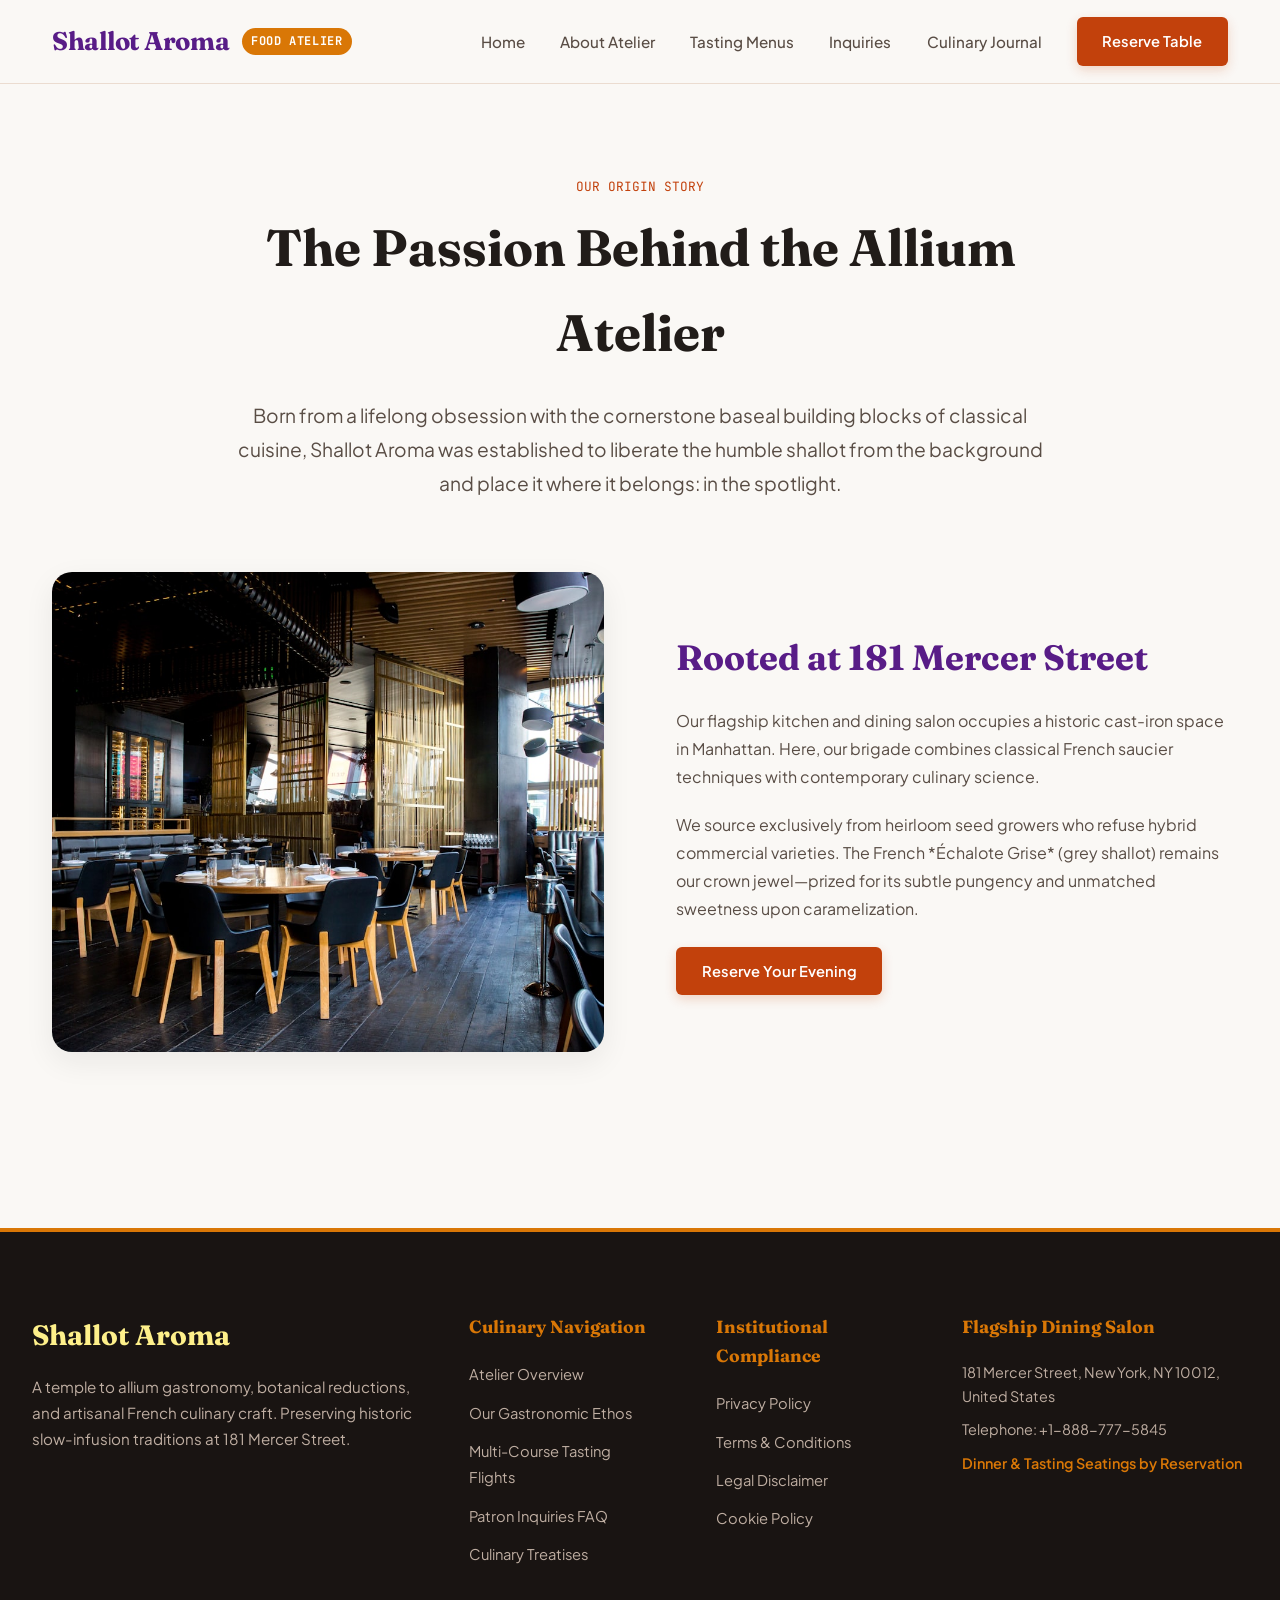
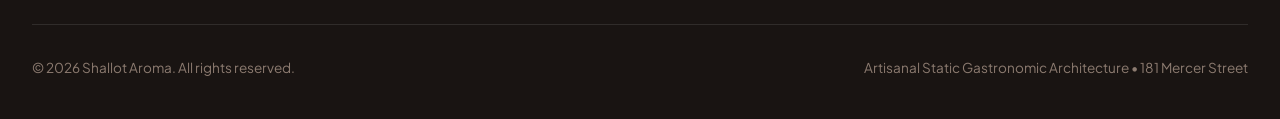
<file: about.html>
<!DOCTYPE html>
<html lang="en">
<head>
  <meta charset="UTF-8">
  <meta name="viewport" content="width=device-width, initial-scale=1.0">
  <title>Our Gastronomic Ethos & Heritage | Shallot Aroma</title>
  <meta name="description" content="Learn the story of Shallot Aroma, our culinary philosophy, and the master kitchen at 181 Mercer Street.">
  <link rel="canonical" href="https://shallotaroma.com/">
  <!-- Google Analytics Tag -->
  <script async src="https://www.googletagmanager.com/gtag/js?id=G-0LY0HY7L01"></script>
  <script>
    window.dataLayer = window.dataLayer || [];
    function gtag(){dataLayer.push(arguments);}
    gtag('js', new Date());
    gtag('config', 'G-0LY0HY7L01');
  </script>
  <!-- Google Fonts -->
  <link rel="preconnect" href="https://fonts.googleapis.com">
  <link rel="preconnect" href="https://fonts.gstatic.com" crossorigin>
  <link href="https://fonts.googleapis.com/css2?family=Fraunces:ital,opsz,wght@0,9..144,500;0,9..144,600;0,9..144,700;1,9..144,500&family=JetBrains+Mono:wght@400;500&family=Plus+Jakarta+Sans:wght@400;500;600;700&display=swap" rel="stylesheet">
  <link rel="stylesheet" href="assets/css/style.css">
</head>
<body>
<header class="site-header">
  <div class="nav-container">
    <a href="index.html" class="brand-logo">
      <span>Shallot Aroma</span>
      <span class="brand-badge">Food Atelier</span>
    </a>
    <nav class="desktop-nav">
      <a href="index.html" class="nav-link">Home</a>
      <a href="about.html" class="nav-link">About Atelier</a>
      <a href="services.html" class="nav-link">Tasting Menus</a>
      <a href="faq.html" class="nav-link">Inquiries</a>
      <a href="blog.html" class="nav-link">Culinary Journal</a>
      <a href="contact.html" class="nav-cta">Reserve Table</a>
    </nav>
    <button class="drawer-toggle" aria-label="Toggle Navigation">&#9776;</button>
  </div>
</header>
<div class="mobile-drawer" id="mobile-drawer">
  <a href="index.html" class="nav-link">Home</a>
  <a href="about.html" class="nav-link">About Atelier</a>
  <a href="services.html" class="nav-link">Tasting Menus</a>
  <a href="faq.html" class="nav-link">Inquiries</a>
  <a href="blog.html" class="nav-link">Culinary Journal</a>
  <a href="contact.html" class="nav-cta">Reserve Table</a>
</div>

<main style="padding: 5.5rem 2rem; max-width: var(--max-width); margin: 0 auto;">
  <div style="max-width: 820px; margin: 0 auto 4.5rem; text-align: center;">
    <span style="font-family: var(--font-mono); font-size: 0.8rem; color: var(--accent-terracotta); text-transform: uppercase;">Our Origin Story</span>
    <h1 style="font-family: var(--font-serif); font-size: 3.2rem; margin: 0.5rem 0 1.5rem; color: var(--text-primary);">The Passion Behind the Allium Atelier</h1>
    <p style="font-size: 1.2rem; color: var(--text-secondary); line-height: 1.75;">Born from a lifelong obsession with the cornerstone baseal building blocks of classical cuisine, Shallot Aroma was established to liberate the humble shallot from the background and place it where it belongs: in the spotlight.</p>
  </div>

  <div style="display: grid; grid-template-columns: 1fr 1fr; gap: 4.5rem; align-items: center; margin-bottom: 5.5rem;">
    <div>
      <img src="assets/images/candlelit_aromatics_table.jpg" alt="181 Mercer Street Atelier" style="width: 100%; height: 480px; object-fit: cover; border-radius: var(--radius-lg); box-shadow: var(--shadow-md);">
    </div>
    <div>
      <h2 style="font-family: var(--font-serif); font-size: 2.2rem; margin-bottom: 1.25rem; color: var(--accent-burgundy);">Rooted at 181 Mercer Street</h2>
      <p style="color: var(--text-secondary); margin-bottom: 1.25rem; line-height: 1.75;">Our flagship kitchen and dining salon occupies a historic cast-iron space in Manhattan. Here, our brigade combines classical French saucier techniques with contemporary culinary science.</p>
      <p style="color: var(--text-secondary); margin-bottom: 1.5rem; line-height: 1.75;">We source exclusively from heirloom seed growers who refuse hybrid commercial varieties. The French *Échalote Grise* (grey shallot) remains our crown jewel—prized for its subtle pungency and unmatched sweetness upon caramelization.</p>
      <a href="contact.html" class="nav-cta" style="display: inline-block;">Reserve Your Evening</a>
    </div>
  </div>
</main>
<footer class="site-footer">
  <div class="footer-grid">
    <div class="footer-brand">
      <h3>Shallot Aroma</h3>
      <p>A temple to allium gastronomy, botanical reductions, and artisanal French culinary craft. Preserving historic slow-infusion traditions at 181 Mercer Street.</p>
    </div>
    <div class="footer-links">
      <h4>Culinary Navigation</h4>
      <ul>
        <li><a href="index.html">Atelier Overview</a></li>
        <li><a href="about.html">Our Gastronomic Ethos</a></li>
        <li><a href="services.html">Multi-Course Tasting Flights</a></li>
        <li><a href="faq.html">Patron Inquiries FAQ</a></li>
        <li><a href="blog.html">Culinary Treatises</a></li>
      </ul>
    </div>
    <div class="footer-links">
      <h4>Institutional Compliance</h4>
      <ul>
        <li><a href="privacy-policy.html">Privacy Policy</a></li>
        <li><a href="terms-and-conditions.html">Terms & Conditions</a></li>
        <li><a href="disclaimer.html">Legal Disclaimer</a></li>
        <li><a href="cookie-policy.html">Cookie Policy</a></li>
      </ul>
    </div>
    <div class="footer-links">
      <h4>Flagship Dining Salon</h4>
      <p style="color: #bfaea2; font-size: 0.9rem; margin-bottom: 0.6rem;">181 Mercer Street, New York, NY 10012, United States</p>
      <p style="color: #bfaea2; font-size: 0.9rem; margin-bottom: 0.6rem;">Telephone: +1-888-777-5845</p>
      <p style="color: var(--accent-saffron); font-size: 0.9rem; font-weight: 600;">Dinner & Tasting Seatings by Reservation</p>
    </div>
  </div>
  <div class="footer-bottom">
    <p>&copy; 2026 Shallot Aroma. All rights reserved.</p>
    <p>Artisanal Static Gastronomic Architecture &bull; 181 Mercer Street</p>
  </div>
</footer>
<script src="assets/js/main.js"></script>
</body>
</html>
</file>
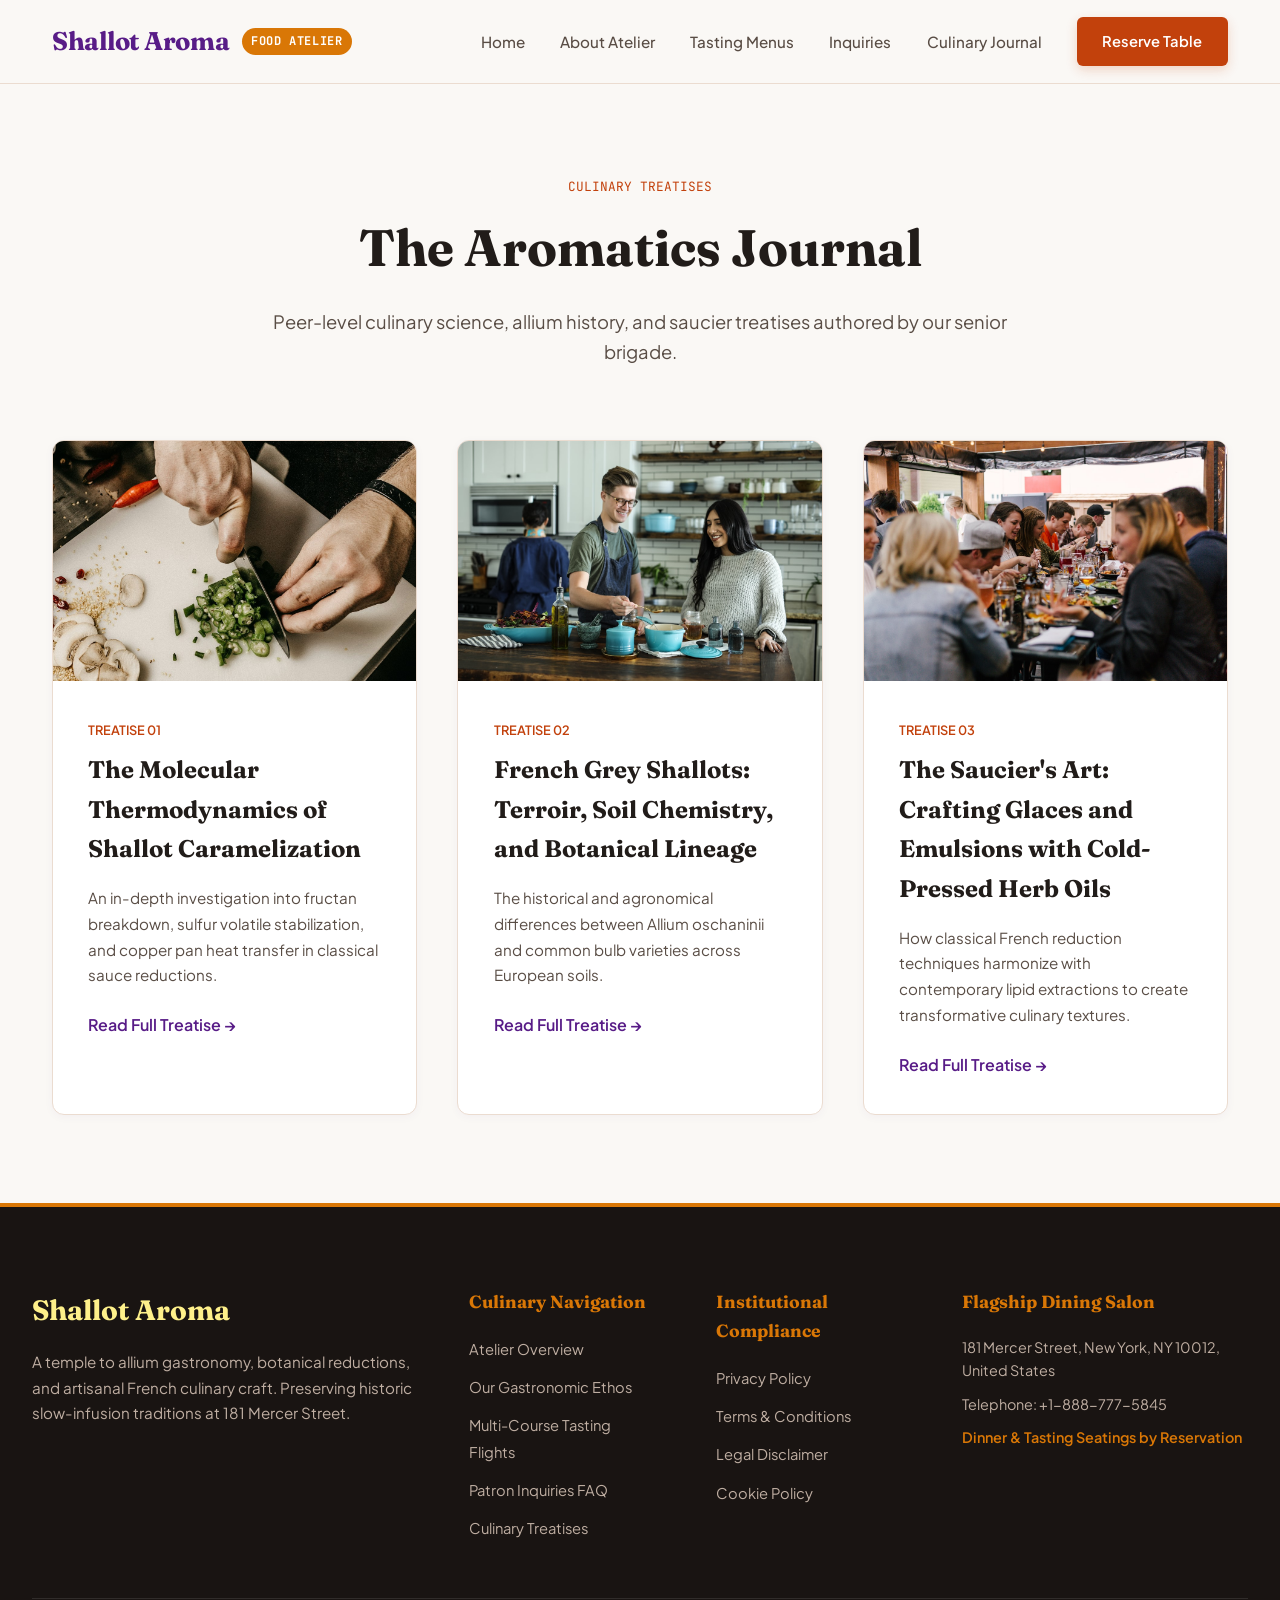
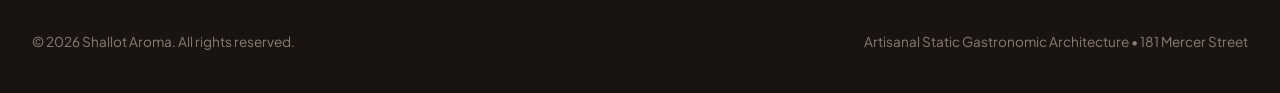
<file: blog.html>
<!DOCTYPE html>
<html lang="en">
<head>
  <meta charset="UTF-8">
  <meta name="viewport" content="width=device-width, initial-scale=1.0">
  <title>The Gastronomic Journal &bull; Treatises on Aromatics | Shallot Aroma</title>
  <meta name="description" content="Authoritative culinary treatises on allium chemistry, reduction physics, and French terroir.">
  <link rel="canonical" href="https://shallotaroma.com/">
  <!-- Google Analytics Tag -->
  <script async src="https://www.googletagmanager.com/gtag/js?id=G-0LY0HY7L01"></script>
  <script>
    window.dataLayer = window.dataLayer || [];
    function gtag(){dataLayer.push(arguments);}
    gtag('js', new Date());
    gtag('config', 'G-0LY0HY7L01');
  </script>
  <!-- Google Fonts -->
  <link rel="preconnect" href="https://fonts.googleapis.com">
  <link rel="preconnect" href="https://fonts.gstatic.com" crossorigin>
  <link href="https://fonts.googleapis.com/css2?family=Fraunces:ital,opsz,wght@0,9..144,500;0,9..144,600;0,9..144,700;1,9..144,500&family=JetBrains+Mono:wght@400;500&family=Plus+Jakarta+Sans:wght@400;500;600;700&display=swap" rel="stylesheet">
  <link rel="stylesheet" href="assets/css/style.css">
</head>
<body>
<header class="site-header">
  <div class="nav-container">
    <a href="index.html" class="brand-logo">
      <span>Shallot Aroma</span>
      <span class="brand-badge">Food Atelier</span>
    </a>
    <nav class="desktop-nav">
      <a href="index.html" class="nav-link">Home</a>
      <a href="about.html" class="nav-link">About Atelier</a>
      <a href="services.html" class="nav-link">Tasting Menus</a>
      <a href="faq.html" class="nav-link">Inquiries</a>
      <a href="blog.html" class="nav-link">Culinary Journal</a>
      <a href="contact.html" class="nav-cta">Reserve Table</a>
    </nav>
    <button class="drawer-toggle" aria-label="Toggle Navigation">&#9776;</button>
  </div>
</header>
<div class="mobile-drawer" id="mobile-drawer">
  <a href="index.html" class="nav-link">Home</a>
  <a href="about.html" class="nav-link">About Atelier</a>
  <a href="services.html" class="nav-link">Tasting Menus</a>
  <a href="faq.html" class="nav-link">Inquiries</a>
  <a href="blog.html" class="nav-link">Culinary Journal</a>
  <a href="contact.html" class="nav-cta">Reserve Table</a>
</div>

<main style="padding: 5.5rem 2rem; max-width: var(--max-width); margin: 0 auto;">
  <div style="text-align: center; max-width: 750px; margin: 0 auto 4.5rem;">
    <span style="font-family: var(--font-mono); font-size: 0.8rem; color: var(--accent-terracotta); text-transform: uppercase;">Culinary Treatises</span>
    <h1 style="font-family: var(--font-serif); font-size: 3.2rem; margin: 0.5rem 0 1rem; color: var(--text-primary);">The Aromatics Journal</h1>
    <p style="color: var(--text-secondary); font-size: 1.15rem;">Peer-level culinary science, allium history, and saucier treatises authored by our senior brigade.</p>
  </div>

  <div style="display: grid; grid-template-columns: repeat(auto-fit, minmax(340px, 1fr)); gap: 2.5rem;">
    <article style="background: var(--bg-surface); border: 1px solid var(--border-subtle); border-radius: var(--radius-md); overflow: hidden; box-shadow: var(--shadow-sm);">
      <img src="assets/images/executive_chef_pass_service.jpg" alt="Treatise 1" style="width: 100%; height: 240px; object-fit: cover;">
      <div style="padding: 2.2rem;">
        <span style="font-size: 0.8rem; color: var(--accent-terracotta); font-weight: 600; text-transform: uppercase;">Treatise 01</span>
        <h2 style="font-family: var(--font-serif); font-size: 1.5rem; margin: 0.5rem 0 1rem;"><a href="blog/blog-1.html">The Molecular Thermodynamics of Shallot Caramelization</a></h2>
        <p style="color: var(--text-secondary); font-size: 0.95rem; line-height: 1.7; margin-bottom: 1.5rem;">An in-depth investigation into fructan breakdown, sulfur volatile stabilization, and copper pan heat transfer in classical sauce reductions.</p>
        <a href="blog/blog-1.html" style="font-weight: 600; color: var(--accent-burgundy);">Read Full Treatise &rarr;</a>
      </div>
    </article>

    <article style="background: var(--bg-surface); border: 1px solid var(--border-subtle); border-radius: var(--radius-md); overflow: hidden; box-shadow: var(--shadow-sm);">
      <img src="assets/images/granite_prep_bench_knives.jpg" alt="Treatise 2" style="width: 100%; height: 240px; object-fit: cover;">
      <div style="padding: 2.2rem;">
        <span style="font-size: 0.8rem; color: var(--accent-terracotta); font-weight: 600; text-transform: uppercase;">Treatise 02</span>
        <h2 style="font-family: var(--font-serif); font-size: 1.5rem; margin: 0.5rem 0 1rem;"><a href="blog/blog-2.html">French Grey Shallots: Terroir, Soil Chemistry, and Botanical Lineage</a></h2>
        <p style="color: var(--text-secondary); font-size: 0.95rem; line-height: 1.7; margin-bottom: 1.5rem;">The historical and agronomical differences between Allium oschaninii and common bulb varieties across European soils.</p>
        <a href="blog/blog-2.html" style="font-weight: 600; color: var(--accent-burgundy);">Read Full Treatise &rarr;</a>
      </div>
    </article>

    <article style="background: var(--bg-surface); border: 1px solid var(--border-subtle); border-radius: var(--radius-md); overflow: hidden; box-shadow: var(--shadow-sm);">
      <img src="assets/images/lively_mercer_bistro_patrons.jpg" alt="Treatise 3" style="width: 100%; height: 240px; object-fit: cover;">
      <div style="padding: 2.2rem;">
        <span style="font-size: 0.8rem; color: var(--accent-terracotta); font-weight: 600; text-transform: uppercase;">Treatise 03</span>
        <h2 style="font-family: var(--font-serif); font-size: 1.5rem; margin: 0.5rem 0 1rem;"><a href="blog/blog-3.html">The Saucier's Art: Crafting Glaces and Emulsions with Cold-Pressed Herb Oils</a></h2>
        <p style="color: var(--text-secondary); font-size: 0.95rem; line-height: 1.7; margin-bottom: 1.5rem;">How classical French reduction techniques harmonize with contemporary lipid extractions to create transformative culinary textures.</p>
        <a href="blog/blog-3.html" style="font-weight: 600; color: var(--accent-burgundy);">Read Full Treatise &rarr;</a>
      </div>
    </article>
  </div>
</main>
<footer class="site-footer">
  <div class="footer-grid">
    <div class="footer-brand">
      <h3>Shallot Aroma</h3>
      <p>A temple to allium gastronomy, botanical reductions, and artisanal French culinary craft. Preserving historic slow-infusion traditions at 181 Mercer Street.</p>
    </div>
    <div class="footer-links">
      <h4>Culinary Navigation</h4>
      <ul>
        <li><a href="index.html">Atelier Overview</a></li>
        <li><a href="about.html">Our Gastronomic Ethos</a></li>
        <li><a href="services.html">Multi-Course Tasting Flights</a></li>
        <li><a href="faq.html">Patron Inquiries FAQ</a></li>
        <li><a href="blog.html">Culinary Treatises</a></li>
      </ul>
    </div>
    <div class="footer-links">
      <h4>Institutional Compliance</h4>
      <ul>
        <li><a href="privacy-policy.html">Privacy Policy</a></li>
        <li><a href="terms-and-conditions.html">Terms & Conditions</a></li>
        <li><a href="disclaimer.html">Legal Disclaimer</a></li>
        <li><a href="cookie-policy.html">Cookie Policy</a></li>
      </ul>
    </div>
    <div class="footer-links">
      <h4>Flagship Dining Salon</h4>
      <p style="color: #bfaea2; font-size: 0.9rem; margin-bottom: 0.6rem;">181 Mercer Street, New York, NY 10012, United States</p>
      <p style="color: #bfaea2; font-size: 0.9rem; margin-bottom: 0.6rem;">Telephone: +1-888-777-5845</p>
      <p style="color: var(--accent-saffron); font-size: 0.9rem; font-weight: 600;">Dinner & Tasting Seatings by Reservation</p>
    </div>
  </div>
  <div class="footer-bottom">
    <p>&copy; 2026 Shallot Aroma. All rights reserved.</p>
    <p>Artisanal Static Gastronomic Architecture &bull; 181 Mercer Street</p>
  </div>
</footer>
<script src="assets/js/main.js"></script>
</body>
</html>
</file>
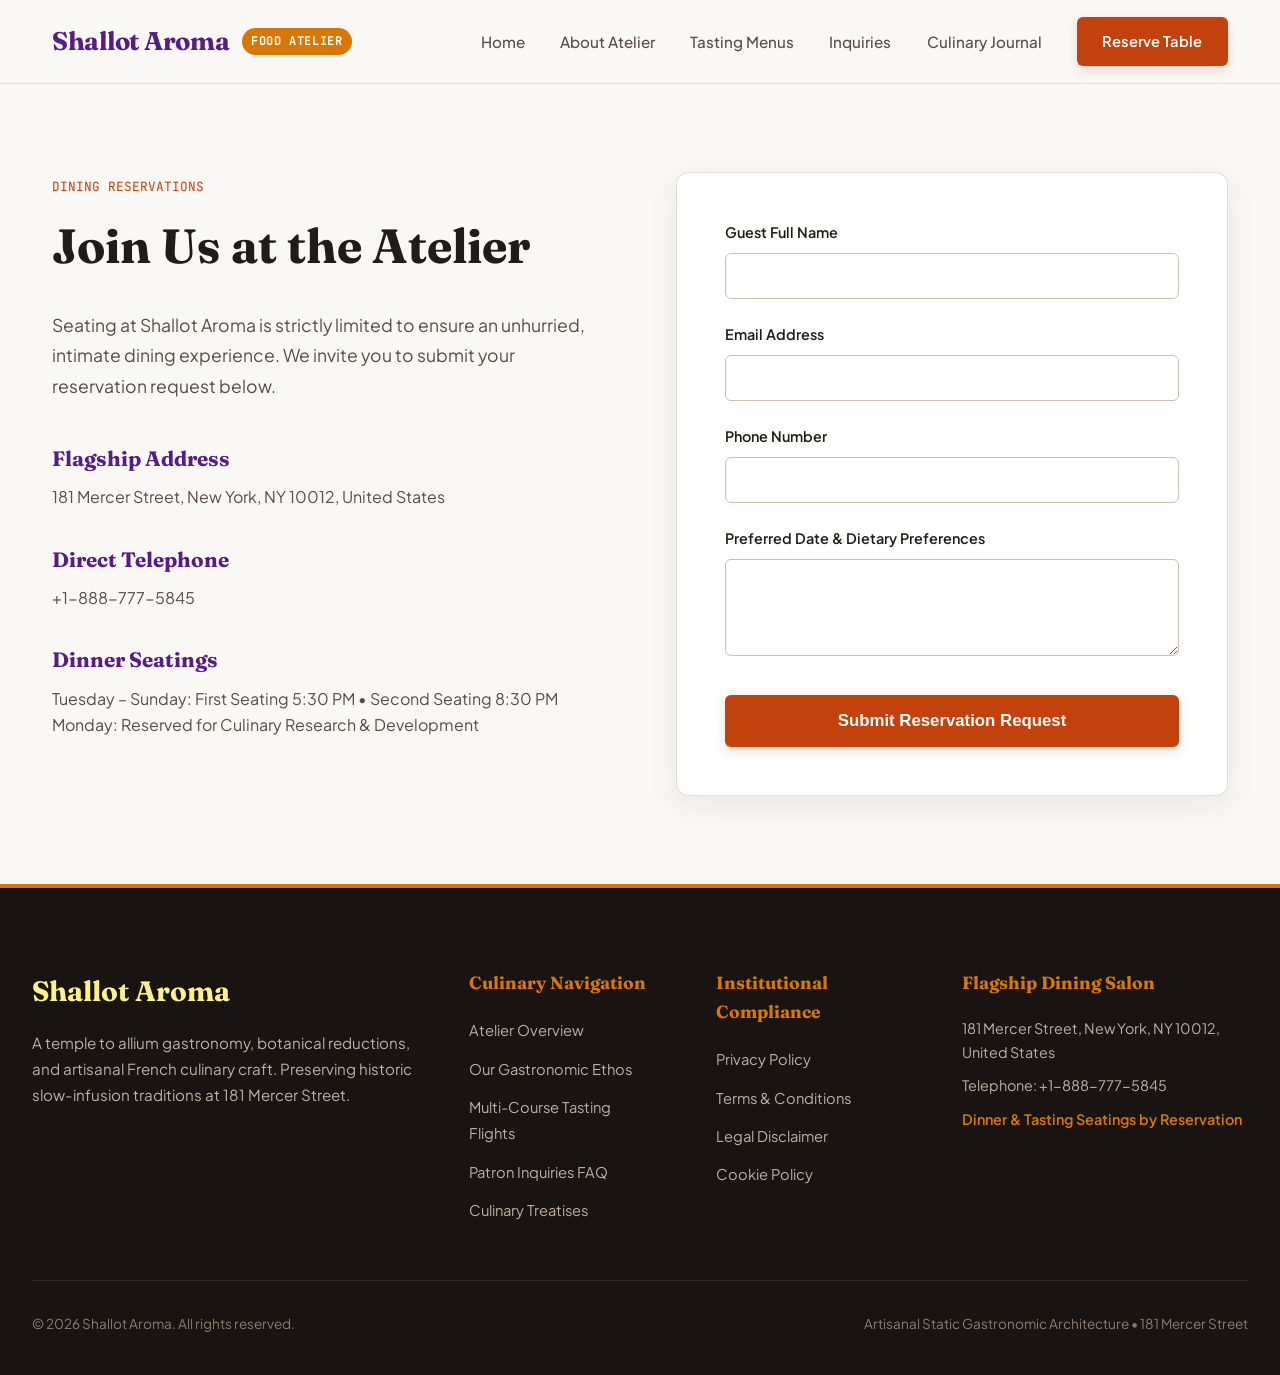
<file: contact.html>
<!DOCTYPE html>
<html lang="en">
<head>
  <meta charset="UTF-8">
  <meta name="viewport" content="width=device-width, initial-scale=1.0">
  <title>Table Reservations & Concierge Desk | Shallot Aroma</title>
  <meta name="description" content="Book your private dining reservation at Shallot Aroma, 181 Mercer Street.">
  <link rel="canonical" href="https://shallotaroma.com/">
  <!-- Google Analytics Tag -->
  <script async src="https://www.googletagmanager.com/gtag/js?id=G-0LY0HY7L01"></script>
  <script>
    window.dataLayer = window.dataLayer || [];
    function gtag(){dataLayer.push(arguments);}
    gtag('js', new Date());
    gtag('config', 'G-0LY0HY7L01');
  </script>
  <!-- Google Fonts -->
  <link rel="preconnect" href="https://fonts.googleapis.com">
  <link rel="preconnect" href="https://fonts.gstatic.com" crossorigin>
  <link href="https://fonts.googleapis.com/css2?family=Fraunces:ital,opsz,wght@0,9..144,500;0,9..144,600;0,9..144,700;1,9..144,500&family=JetBrains+Mono:wght@400;500&family=Plus+Jakarta+Sans:wght@400;500;600;700&display=swap" rel="stylesheet">
  <link rel="stylesheet" href="assets/css/style.css">
</head>
<body>
<header class="site-header">
  <div class="nav-container">
    <a href="index.html" class="brand-logo">
      <span>Shallot Aroma</span>
      <span class="brand-badge">Food Atelier</span>
    </a>
    <nav class="desktop-nav">
      <a href="index.html" class="nav-link">Home</a>
      <a href="about.html" class="nav-link">About Atelier</a>
      <a href="services.html" class="nav-link">Tasting Menus</a>
      <a href="faq.html" class="nav-link">Inquiries</a>
      <a href="blog.html" class="nav-link">Culinary Journal</a>
      <a href="contact.html" class="nav-cta">Reserve Table</a>
    </nav>
    <button class="drawer-toggle" aria-label="Toggle Navigation">&#9776;</button>
  </div>
</header>
<div class="mobile-drawer" id="mobile-drawer">
  <a href="index.html" class="nav-link">Home</a>
  <a href="about.html" class="nav-link">About Atelier</a>
  <a href="services.html" class="nav-link">Tasting Menus</a>
  <a href="faq.html" class="nav-link">Inquiries</a>
  <a href="blog.html" class="nav-link">Culinary Journal</a>
  <a href="contact.html" class="nav-cta">Reserve Table</a>
</div>

<main style="padding: 5.5rem 2rem; max-width: var(--max-width); margin: 0 auto;">
  <div style="display: grid; grid-template-columns: 1fr 1fr; gap: 4.5rem;">
    <div>
      <span style="font-family: var(--font-mono); font-size: 0.8rem; color: var(--accent-terracotta); text-transform: uppercase;">Dining Reservations</span>
      <h1 style="font-family: var(--font-serif); font-size: 3rem; margin: 0.5rem 0 1.5rem; color: var(--text-primary);">Join Us at the Atelier</h1>
      <p style="color: var(--text-secondary); font-size: 1.1rem; line-height: 1.75; margin-bottom: 2.5rem;">Seating at Shallot Aroma is strictly limited to ensure an unhurried, intimate dining experience. We invite you to submit your reservation request below.</p>

      <div style="margin-bottom: 2rem;">
        <h3 style="font-family: var(--font-serif); font-size: 1.3rem; margin-bottom: 0.5rem; color: var(--accent-burgundy);">Flagship Address</h3>
        <p style="color: var(--text-secondary); font-size: 1rem;">181 Mercer Street, New York, NY 10012, United States</p>
      </div>

      <div style="margin-bottom: 2rem;">
        <h3 style="font-family: var(--font-serif); font-size: 1.3rem; margin-bottom: 0.5rem; color: var(--accent-burgundy);">Direct Telephone</h3>
        <p style="color: var(--text-secondary); font-size: 1rem;">+1-888-777-5845</p>
      </div>

      <div style="margin-bottom: 2rem;">
        <h3 style="font-family: var(--font-serif); font-size: 1.3rem; margin-bottom: 0.5rem; color: var(--accent-burgundy);">Dinner Seatings</h3>
        <p style="color: var(--text-secondary); font-size: 1rem;">Tuesday &ndash; Sunday: First Seating 5:30 PM &bull; Second Seating 8:30 PM<br>Monday: Reserved for Culinary Research & Development</p>
      </div>
    </div>

    <div style="background: var(--bg-surface); padding: 3rem; border: 1px solid var(--border-subtle); border-radius: var(--radius-md); box-shadow: var(--shadow-md);">
      <form onsubmit="event.preventDefault(); alert('Merci. Your reservation request has been submitted.');">
        <div style="margin-bottom: 1.5rem;">
          <label style="display: block; font-weight: 600; font-size: 0.9rem; margin-bottom: 0.5rem;">Guest Full Name</label>
          <input type="text" required style="width: 100%; padding: 0.85rem; border: 1px solid var(--border-strong); border-radius: var(--radius-sm); font-family: inherit;">
        </div>
        <div style="margin-bottom: 1.5rem;">
          <label style="display: block; font-weight: 600; font-size: 0.9rem; margin-bottom: 0.5rem;">Email Address</label>
          <input type="email" required style="width: 100%; padding: 0.85rem; border: 1px solid var(--border-strong); border-radius: var(--radius-sm); font-family: inherit;">
        </div>
        <div style="margin-bottom: 1.5rem;">
          <label style="display: block; font-weight: 600; font-size: 0.9rem; margin-bottom: 0.5rem;">Phone Number</label>
          <input type="tel" required style="width: 100%; padding: 0.85rem; border: 1px solid var(--border-strong); border-radius: var(--radius-sm); font-family: inherit;">
        </div>
        <div style="margin-bottom: 2rem;">
          <label style="display: block; font-weight: 600; font-size: 0.9rem; margin-bottom: 0.5rem;">Preferred Date & Dietary Preferences</label>
          <textarea rows="4" required style="width: 100%; padding: 0.85rem; border: 1px solid var(--border-strong); border-radius: var(--radius-sm); font-family: inherit;"></textarea>
        </div>
        <button type="submit" class="nav-cta" style="width: 100%; padding: 1rem; border: none; cursor: pointer; font-size: 1.05rem;">Submit Reservation Request</button>
      </form>
    </div>
  </div>
</main>
<footer class="site-footer">
  <div class="footer-grid">
    <div class="footer-brand">
      <h3>Shallot Aroma</h3>
      <p>A temple to allium gastronomy, botanical reductions, and artisanal French culinary craft. Preserving historic slow-infusion traditions at 181 Mercer Street.</p>
    </div>
    <div class="footer-links">
      <h4>Culinary Navigation</h4>
      <ul>
        <li><a href="index.html">Atelier Overview</a></li>
        <li><a href="about.html">Our Gastronomic Ethos</a></li>
        <li><a href="services.html">Multi-Course Tasting Flights</a></li>
        <li><a href="faq.html">Patron Inquiries FAQ</a></li>
        <li><a href="blog.html">Culinary Treatises</a></li>
      </ul>
    </div>
    <div class="footer-links">
      <h4>Institutional Compliance</h4>
      <ul>
        <li><a href="privacy-policy.html">Privacy Policy</a></li>
        <li><a href="terms-and-conditions.html">Terms & Conditions</a></li>
        <li><a href="disclaimer.html">Legal Disclaimer</a></li>
        <li><a href="cookie-policy.html">Cookie Policy</a></li>
      </ul>
    </div>
    <div class="footer-links">
      <h4>Flagship Dining Salon</h4>
      <p style="color: #bfaea2; font-size: 0.9rem; margin-bottom: 0.6rem;">181 Mercer Street, New York, NY 10012, United States</p>
      <p style="color: #bfaea2; font-size: 0.9rem; margin-bottom: 0.6rem;">Telephone: +1-888-777-5845</p>
      <p style="color: var(--accent-saffron); font-size: 0.9rem; font-weight: 600;">Dinner & Tasting Seatings by Reservation</p>
    </div>
  </div>
  <div class="footer-bottom">
    <p>&copy; 2026 Shallot Aroma. All rights reserved.</p>
    <p>Artisanal Static Gastronomic Architecture &bull; 181 Mercer Street</p>
  </div>
</footer>
<script src="assets/js/main.js"></script>
</body>
</html>
</file>
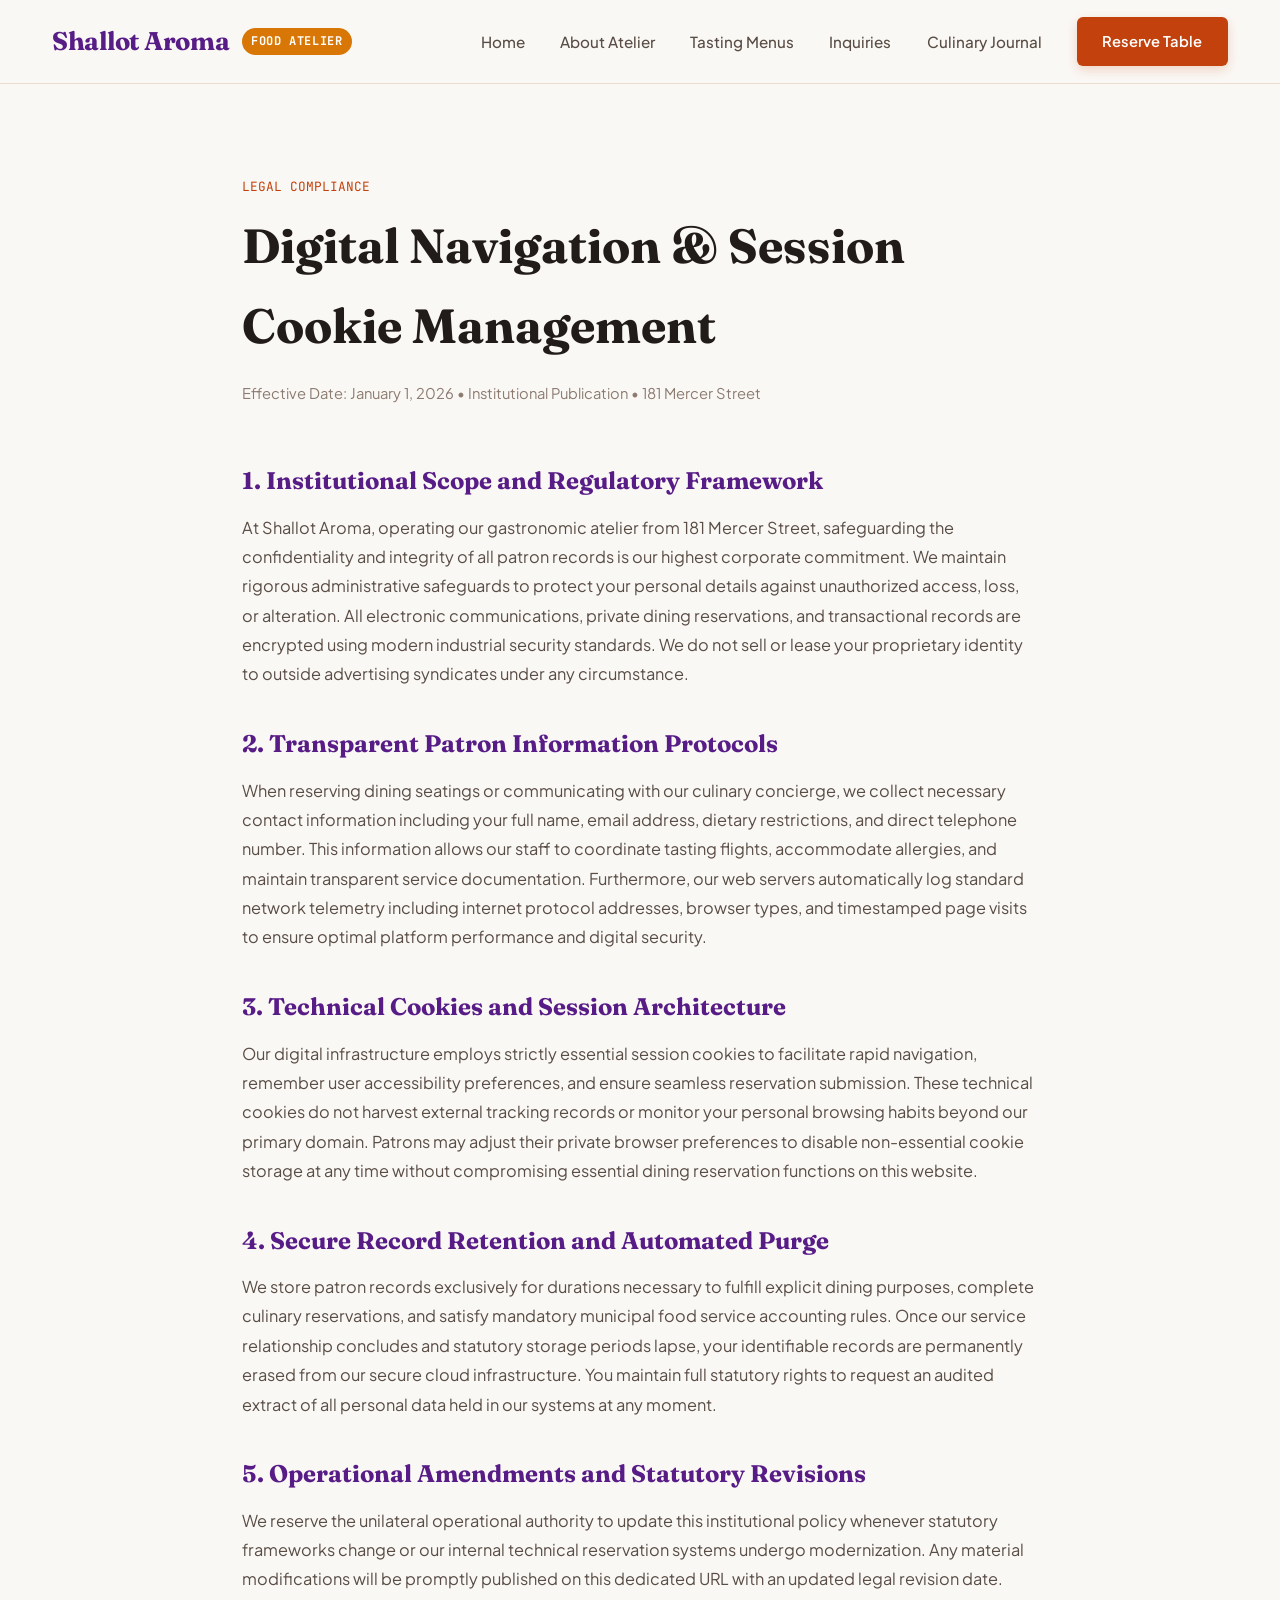
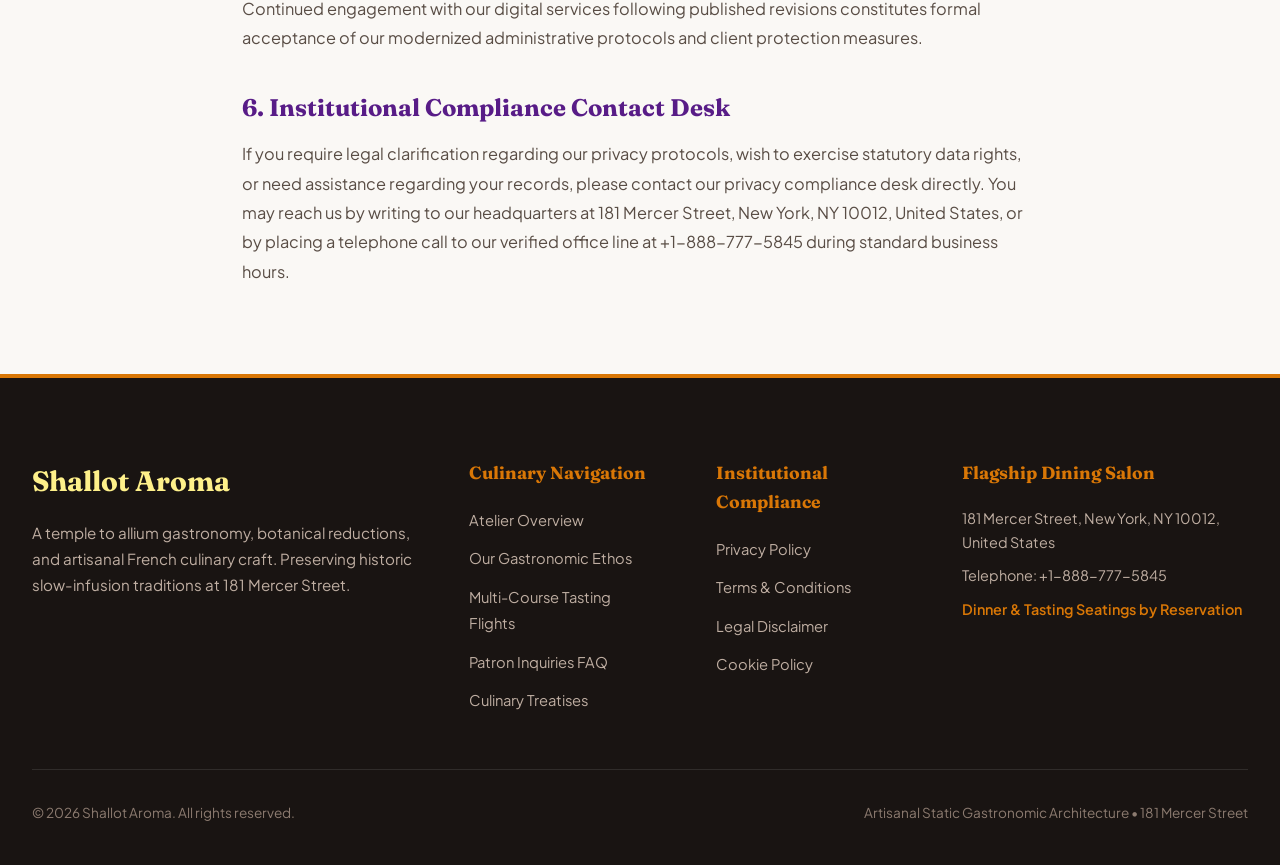
<file: cookie-policy.html>
<!DOCTYPE html>
<html lang="en">
<head>
  <meta charset="UTF-8">
  <meta name="viewport" content="width=device-width, initial-scale=1.0">
  <title>Institutional Cookie Policy | Shallot Aroma</title>
  <meta name="description" content="Official Institutional Cookie Policy for Shallot Aroma at 181 Mercer Street.">
  <link rel="canonical" href="https://shallotaroma.com/">
  <!-- Google Analytics Tag -->
  <script async src="https://www.googletagmanager.com/gtag/js?id=G-0LY0HY7L01"></script>
  <script>
    window.dataLayer = window.dataLayer || [];
    function gtag(){dataLayer.push(arguments);}
    gtag('js', new Date());
    gtag('config', 'G-0LY0HY7L01');
  </script>
  <!-- Google Fonts -->
  <link rel="preconnect" href="https://fonts.googleapis.com">
  <link rel="preconnect" href="https://fonts.gstatic.com" crossorigin>
  <link href="https://fonts.googleapis.com/css2?family=Fraunces:ital,opsz,wght@0,9..144,500;0,9..144,600;0,9..144,700;1,9..144,500&family=JetBrains+Mono:wght@400;500&family=Plus+Jakarta+Sans:wght@400;500;600;700&display=swap" rel="stylesheet">
  <link rel="stylesheet" href="assets/css/style.css">
</head>
<body>
<header class="site-header">
  <div class="nav-container">
    <a href="index.html" class="brand-logo">
      <span>Shallot Aroma</span>
      <span class="brand-badge">Food Atelier</span>
    </a>
    <nav class="desktop-nav">
      <a href="index.html" class="nav-link">Home</a>
      <a href="about.html" class="nav-link">About Atelier</a>
      <a href="services.html" class="nav-link">Tasting Menus</a>
      <a href="faq.html" class="nav-link">Inquiries</a>
      <a href="blog.html" class="nav-link">Culinary Journal</a>
      <a href="contact.html" class="nav-cta">Reserve Table</a>
    </nav>
    <button class="drawer-toggle" aria-label="Toggle Navigation">&#9776;</button>
  </div>
</header>
<div class="mobile-drawer" id="mobile-drawer">
  <a href="index.html" class="nav-link">Home</a>
  <a href="about.html" class="nav-link">About Atelier</a>
  <a href="services.html" class="nav-link">Tasting Menus</a>
  <a href="faq.html" class="nav-link">Inquiries</a>
  <a href="blog.html" class="nav-link">Culinary Journal</a>
  <a href="contact.html" class="nav-cta">Reserve Table</a>
</div>

<main style="padding: 5.5rem 2rem; max-width: 860px; margin: 0 auto;">
  <span style="font-family: var(--font-mono); font-size: 0.8rem; color: var(--accent-terracotta); text-transform: uppercase;">Legal Compliance</span>
  <h1 style="font-family: var(--font-serif); font-size: 3rem; margin: 0.5rem 0 1rem; color: var(--text-primary);">Digital Navigation & Session Cookie Management</h1>
  <p style="font-size: 0.92rem; color: var(--text-muted); margin-bottom: 3.5rem;">Effective Date: January 1, 2026 &bull; Institutional Publication &bull; 181 Mercer Street</p>

  <section style="display: flex; flex-direction: column; gap: 2.2rem;">
    <div>
      <h2 style="font-family: var(--font-serif); font-size: 1.5rem; margin-bottom: 0.75rem; color: var(--accent-burgundy);">1. Institutional Scope and Regulatory Framework</h2>
      <p style="color: var(--text-secondary); line-height: 1.8; font-size: 1.02rem;">At Shallot Aroma, operating our gastronomic atelier from 181 Mercer Street, safeguarding the confidentiality and integrity of all patron records is our highest corporate commitment. We maintain rigorous administrative safeguards to protect your personal details against unauthorized access, loss, or alteration. All electronic communications, private dining reservations, and transactional records are encrypted using modern industrial security standards. We do not sell or lease your proprietary identity to outside advertising syndicates under any circumstance.</p>
    </div>

    <div>
      <h2 style="font-family: var(--font-serif); font-size: 1.5rem; margin-bottom: 0.75rem; color: var(--accent-burgundy);">2. Transparent Patron Information Protocols</h2>
      <p style="color: var(--text-secondary); line-height: 1.8; font-size: 1.02rem;">When reserving dining seatings or communicating with our culinary concierge, we collect necessary contact information including your full name, email address, dietary restrictions, and direct telephone number. This information allows our staff to coordinate tasting flights, accommodate allergies, and maintain transparent service documentation. Furthermore, our web servers automatically log standard network telemetry including internet protocol addresses, browser types, and timestamped page visits to ensure optimal platform performance and digital security.</p>
    </div>

    <div>
      <h2 style="font-family: var(--font-serif); font-size: 1.5rem; margin-bottom: 0.75rem; color: var(--accent-burgundy);">3. Technical Cookies and Session Architecture</h2>
      <p style="color: var(--text-secondary); line-height: 1.8; font-size: 1.02rem;">Our digital infrastructure employs strictly essential session cookies to facilitate rapid navigation, remember user accessibility preferences, and ensure seamless reservation submission. These technical cookies do not harvest external tracking records or monitor your personal browsing habits beyond our primary domain. Patrons may adjust their private browser preferences to disable non-essential cookie storage at any time without compromising essential dining reservation functions on this website.</p>
    </div>

    <div>
      <h2 style="font-family: var(--font-serif); font-size: 1.5rem; margin-bottom: 0.75rem; color: var(--accent-burgundy);">4. Secure Record Retention and Automated Purge</h2>
      <p style="color: var(--text-secondary); line-height: 1.8; font-size: 1.02rem;">We store patron records exclusively for durations necessary to fulfill explicit dining purposes, complete culinary reservations, and satisfy mandatory municipal food service accounting rules. Once our service relationship concludes and statutory storage periods lapse, your identifiable records are permanently erased from our secure cloud infrastructure. You maintain full statutory rights to request an audited extract of all personal data held in our systems at any moment.</p>
    </div>

    <div>
      <h2 style="font-family: var(--font-serif); font-size: 1.5rem; margin-bottom: 0.75rem; color: var(--accent-burgundy);">5. Operational Amendments and Statutory Revisions</h2>
      <p style="color: var(--text-secondary); line-height: 1.8; font-size: 1.02rem;">We reserve the unilateral operational authority to update this institutional policy whenever statutory frameworks change or our internal technical reservation systems undergo modernization. Any material modifications will be promptly published on this dedicated URL with an updated legal revision date. Continued engagement with our digital services following published revisions constitutes formal acceptance of our modernized administrative protocols and client protection measures.</p>
    </div>

    <div>
      <h2 style="font-family: var(--font-serif); font-size: 1.5rem; margin-bottom: 0.75rem; color: var(--accent-burgundy);">6. Institutional Compliance Contact Desk</h2>
      <p style="color: var(--text-secondary); line-height: 1.8; font-size: 1.02rem;">If you require legal clarification regarding our privacy protocols, wish to exercise statutory data rights, or need assistance regarding your records, please contact our privacy compliance desk directly. You may reach us by writing to our headquarters at 181 Mercer Street, New York, NY 10012, United States, or by placing a telephone call to our verified office line at +1-888-777-5845 during standard business hours.</p>
    </div>
  </section>
</main>
<footer class="site-footer">
  <div class="footer-grid">
    <div class="footer-brand">
      <h3>Shallot Aroma</h3>
      <p>A temple to allium gastronomy, botanical reductions, and artisanal French culinary craft. Preserving historic slow-infusion traditions at 181 Mercer Street.</p>
    </div>
    <div class="footer-links">
      <h4>Culinary Navigation</h4>
      <ul>
        <li><a href="index.html">Atelier Overview</a></li>
        <li><a href="about.html">Our Gastronomic Ethos</a></li>
        <li><a href="services.html">Multi-Course Tasting Flights</a></li>
        <li><a href="faq.html">Patron Inquiries FAQ</a></li>
        <li><a href="blog.html">Culinary Treatises</a></li>
      </ul>
    </div>
    <div class="footer-links">
      <h4>Institutional Compliance</h4>
      <ul>
        <li><a href="privacy-policy.html">Privacy Policy</a></li>
        <li><a href="terms-and-conditions.html">Terms & Conditions</a></li>
        <li><a href="disclaimer.html">Legal Disclaimer</a></li>
        <li><a href="cookie-policy.html">Cookie Policy</a></li>
      </ul>
    </div>
    <div class="footer-links">
      <h4>Flagship Dining Salon</h4>
      <p style="color: #bfaea2; font-size: 0.9rem; margin-bottom: 0.6rem;">181 Mercer Street, New York, NY 10012, United States</p>
      <p style="color: #bfaea2; font-size: 0.9rem; margin-bottom: 0.6rem;">Telephone: +1-888-777-5845</p>
      <p style="color: var(--accent-saffron); font-size: 0.9rem; font-weight: 600;">Dinner & Tasting Seatings by Reservation</p>
    </div>
  </div>
  <div class="footer-bottom">
    <p>&copy; 2026 Shallot Aroma. All rights reserved.</p>
    <p>Artisanal Static Gastronomic Architecture &bull; 181 Mercer Street</p>
  </div>
</footer>
<script src="assets/js/main.js"></script>
</body>
</html>
</file>
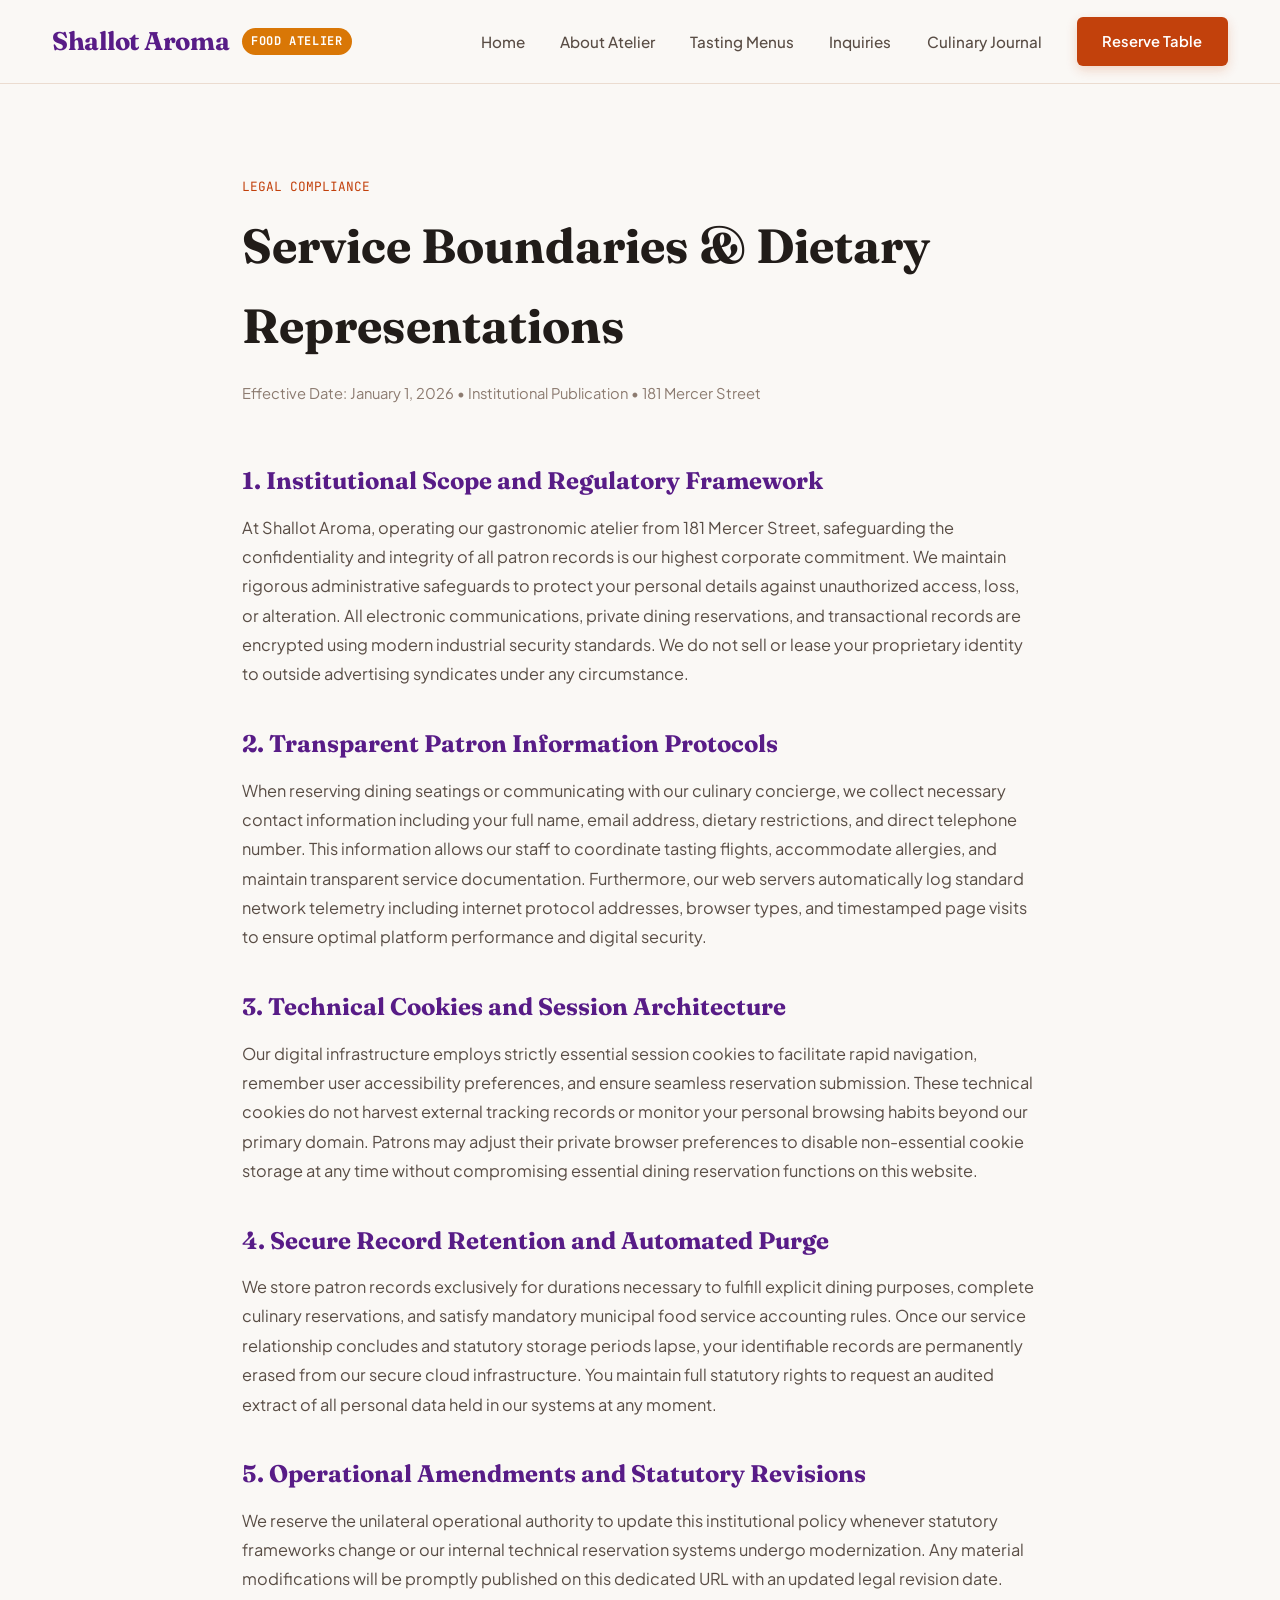
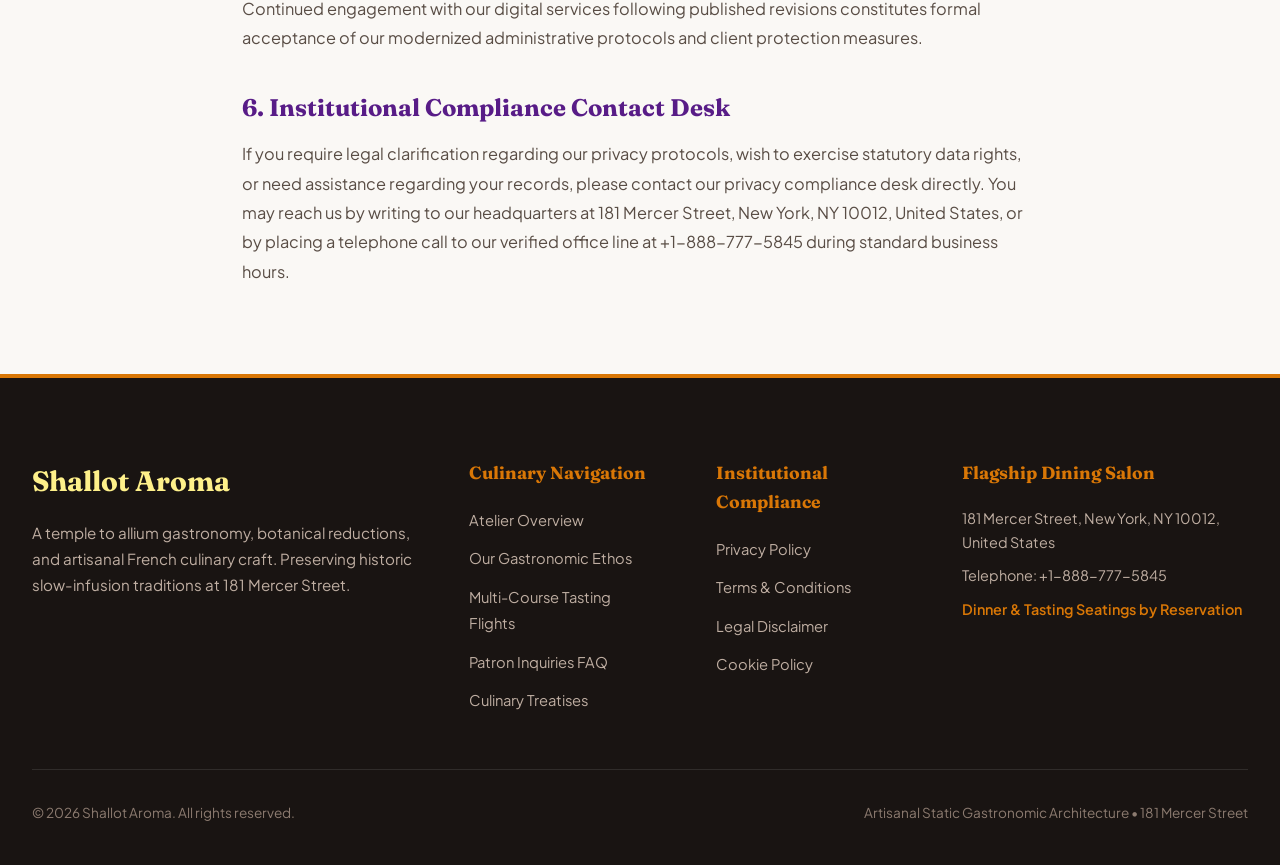
<file: disclaimer.html>
<!DOCTYPE html>
<html lang="en">
<head>
  <meta charset="UTF-8">
  <meta name="viewport" content="width=device-width, initial-scale=1.0">
  <title>Institutional Culinary Disclaimer | Shallot Aroma</title>
  <meta name="description" content="Official Institutional Culinary Disclaimer for Shallot Aroma at 181 Mercer Street.">
  <link rel="canonical" href="https://shallotaroma.com/">
  <!-- Google Analytics Tag -->
  <script async src="https://www.googletagmanager.com/gtag/js?id=G-0LY0HY7L01"></script>
  <script>
    window.dataLayer = window.dataLayer || [];
    function gtag(){dataLayer.push(arguments);}
    gtag('js', new Date());
    gtag('config', 'G-0LY0HY7L01');
  </script>
  <!-- Google Fonts -->
  <link rel="preconnect" href="https://fonts.googleapis.com">
  <link rel="preconnect" href="https://fonts.gstatic.com" crossorigin>
  <link href="https://fonts.googleapis.com/css2?family=Fraunces:ital,opsz,wght@0,9..144,500;0,9..144,600;0,9..144,700;1,9..144,500&family=JetBrains+Mono:wght@400;500&family=Plus+Jakarta+Sans:wght@400;500;600;700&display=swap" rel="stylesheet">
  <link rel="stylesheet" href="assets/css/style.css">
</head>
<body>
<header class="site-header">
  <div class="nav-container">
    <a href="index.html" class="brand-logo">
      <span>Shallot Aroma</span>
      <span class="brand-badge">Food Atelier</span>
    </a>
    <nav class="desktop-nav">
      <a href="index.html" class="nav-link">Home</a>
      <a href="about.html" class="nav-link">About Atelier</a>
      <a href="services.html" class="nav-link">Tasting Menus</a>
      <a href="faq.html" class="nav-link">Inquiries</a>
      <a href="blog.html" class="nav-link">Culinary Journal</a>
      <a href="contact.html" class="nav-cta">Reserve Table</a>
    </nav>
    <button class="drawer-toggle" aria-label="Toggle Navigation">&#9776;</button>
  </div>
</header>
<div class="mobile-drawer" id="mobile-drawer">
  <a href="index.html" class="nav-link">Home</a>
  <a href="about.html" class="nav-link">About Atelier</a>
  <a href="services.html" class="nav-link">Tasting Menus</a>
  <a href="faq.html" class="nav-link">Inquiries</a>
  <a href="blog.html" class="nav-link">Culinary Journal</a>
  <a href="contact.html" class="nav-cta">Reserve Table</a>
</div>

<main style="padding: 5.5rem 2rem; max-width: 860px; margin: 0 auto;">
  <span style="font-family: var(--font-mono); font-size: 0.8rem; color: var(--accent-terracotta); text-transform: uppercase;">Legal Compliance</span>
  <h1 style="font-family: var(--font-serif); font-size: 3rem; margin: 0.5rem 0 1rem; color: var(--text-primary);">Service Boundaries & Dietary Representations</h1>
  <p style="font-size: 0.92rem; color: var(--text-muted); margin-bottom: 3.5rem;">Effective Date: January 1, 2026 &bull; Institutional Publication &bull; 181 Mercer Street</p>

  <section style="display: flex; flex-direction: column; gap: 2.2rem;">
    <div>
      <h2 style="font-family: var(--font-serif); font-size: 1.5rem; margin-bottom: 0.75rem; color: var(--accent-burgundy);">1. Institutional Scope and Regulatory Framework</h2>
      <p style="color: var(--text-secondary); line-height: 1.8; font-size: 1.02rem;">At Shallot Aroma, operating our gastronomic atelier from 181 Mercer Street, safeguarding the confidentiality and integrity of all patron records is our highest corporate commitment. We maintain rigorous administrative safeguards to protect your personal details against unauthorized access, loss, or alteration. All electronic communications, private dining reservations, and transactional records are encrypted using modern industrial security standards. We do not sell or lease your proprietary identity to outside advertising syndicates under any circumstance.</p>
    </div>

    <div>
      <h2 style="font-family: var(--font-serif); font-size: 1.5rem; margin-bottom: 0.75rem; color: var(--accent-burgundy);">2. Transparent Patron Information Protocols</h2>
      <p style="color: var(--text-secondary); line-height: 1.8; font-size: 1.02rem;">When reserving dining seatings or communicating with our culinary concierge, we collect necessary contact information including your full name, email address, dietary restrictions, and direct telephone number. This information allows our staff to coordinate tasting flights, accommodate allergies, and maintain transparent service documentation. Furthermore, our web servers automatically log standard network telemetry including internet protocol addresses, browser types, and timestamped page visits to ensure optimal platform performance and digital security.</p>
    </div>

    <div>
      <h2 style="font-family: var(--font-serif); font-size: 1.5rem; margin-bottom: 0.75rem; color: var(--accent-burgundy);">3. Technical Cookies and Session Architecture</h2>
      <p style="color: var(--text-secondary); line-height: 1.8; font-size: 1.02rem;">Our digital infrastructure employs strictly essential session cookies to facilitate rapid navigation, remember user accessibility preferences, and ensure seamless reservation submission. These technical cookies do not harvest external tracking records or monitor your personal browsing habits beyond our primary domain. Patrons may adjust their private browser preferences to disable non-essential cookie storage at any time without compromising essential dining reservation functions on this website.</p>
    </div>

    <div>
      <h2 style="font-family: var(--font-serif); font-size: 1.5rem; margin-bottom: 0.75rem; color: var(--accent-burgundy);">4. Secure Record Retention and Automated Purge</h2>
      <p style="color: var(--text-secondary); line-height: 1.8; font-size: 1.02rem;">We store patron records exclusively for durations necessary to fulfill explicit dining purposes, complete culinary reservations, and satisfy mandatory municipal food service accounting rules. Once our service relationship concludes and statutory storage periods lapse, your identifiable records are permanently erased from our secure cloud infrastructure. You maintain full statutory rights to request an audited extract of all personal data held in our systems at any moment.</p>
    </div>

    <div>
      <h2 style="font-family: var(--font-serif); font-size: 1.5rem; margin-bottom: 0.75rem; color: var(--accent-burgundy);">5. Operational Amendments and Statutory Revisions</h2>
      <p style="color: var(--text-secondary); line-height: 1.8; font-size: 1.02rem;">We reserve the unilateral operational authority to update this institutional policy whenever statutory frameworks change or our internal technical reservation systems undergo modernization. Any material modifications will be promptly published on this dedicated URL with an updated legal revision date. Continued engagement with our digital services following published revisions constitutes formal acceptance of our modernized administrative protocols and client protection measures.</p>
    </div>

    <div>
      <h2 style="font-family: var(--font-serif); font-size: 1.5rem; margin-bottom: 0.75rem; color: var(--accent-burgundy);">6. Institutional Compliance Contact Desk</h2>
      <p style="color: var(--text-secondary); line-height: 1.8; font-size: 1.02rem;">If you require legal clarification regarding our privacy protocols, wish to exercise statutory data rights, or need assistance regarding your records, please contact our privacy compliance desk directly. You may reach us by writing to our headquarters at 181 Mercer Street, New York, NY 10012, United States, or by placing a telephone call to our verified office line at +1-888-777-5845 during standard business hours.</p>
    </div>
  </section>
</main>
<footer class="site-footer">
  <div class="footer-grid">
    <div class="footer-brand">
      <h3>Shallot Aroma</h3>
      <p>A temple to allium gastronomy, botanical reductions, and artisanal French culinary craft. Preserving historic slow-infusion traditions at 181 Mercer Street.</p>
    </div>
    <div class="footer-links">
      <h4>Culinary Navigation</h4>
      <ul>
        <li><a href="index.html">Atelier Overview</a></li>
        <li><a href="about.html">Our Gastronomic Ethos</a></li>
        <li><a href="services.html">Multi-Course Tasting Flights</a></li>
        <li><a href="faq.html">Patron Inquiries FAQ</a></li>
        <li><a href="blog.html">Culinary Treatises</a></li>
      </ul>
    </div>
    <div class="footer-links">
      <h4>Institutional Compliance</h4>
      <ul>
        <li><a href="privacy-policy.html">Privacy Policy</a></li>
        <li><a href="terms-and-conditions.html">Terms & Conditions</a></li>
        <li><a href="disclaimer.html">Legal Disclaimer</a></li>
        <li><a href="cookie-policy.html">Cookie Policy</a></li>
      </ul>
    </div>
    <div class="footer-links">
      <h4>Flagship Dining Salon</h4>
      <p style="color: #bfaea2; font-size: 0.9rem; margin-bottom: 0.6rem;">181 Mercer Street, New York, NY 10012, United States</p>
      <p style="color: #bfaea2; font-size: 0.9rem; margin-bottom: 0.6rem;">Telephone: +1-888-777-5845</p>
      <p style="color: var(--accent-saffron); font-size: 0.9rem; font-weight: 600;">Dinner & Tasting Seatings by Reservation</p>
    </div>
  </div>
  <div class="footer-bottom">
    <p>&copy; 2026 Shallot Aroma. All rights reserved.</p>
    <p>Artisanal Static Gastronomic Architecture &bull; 181 Mercer Street</p>
  </div>
</footer>
<script src="assets/js/main.js"></script>
</body>
</html>
</file>
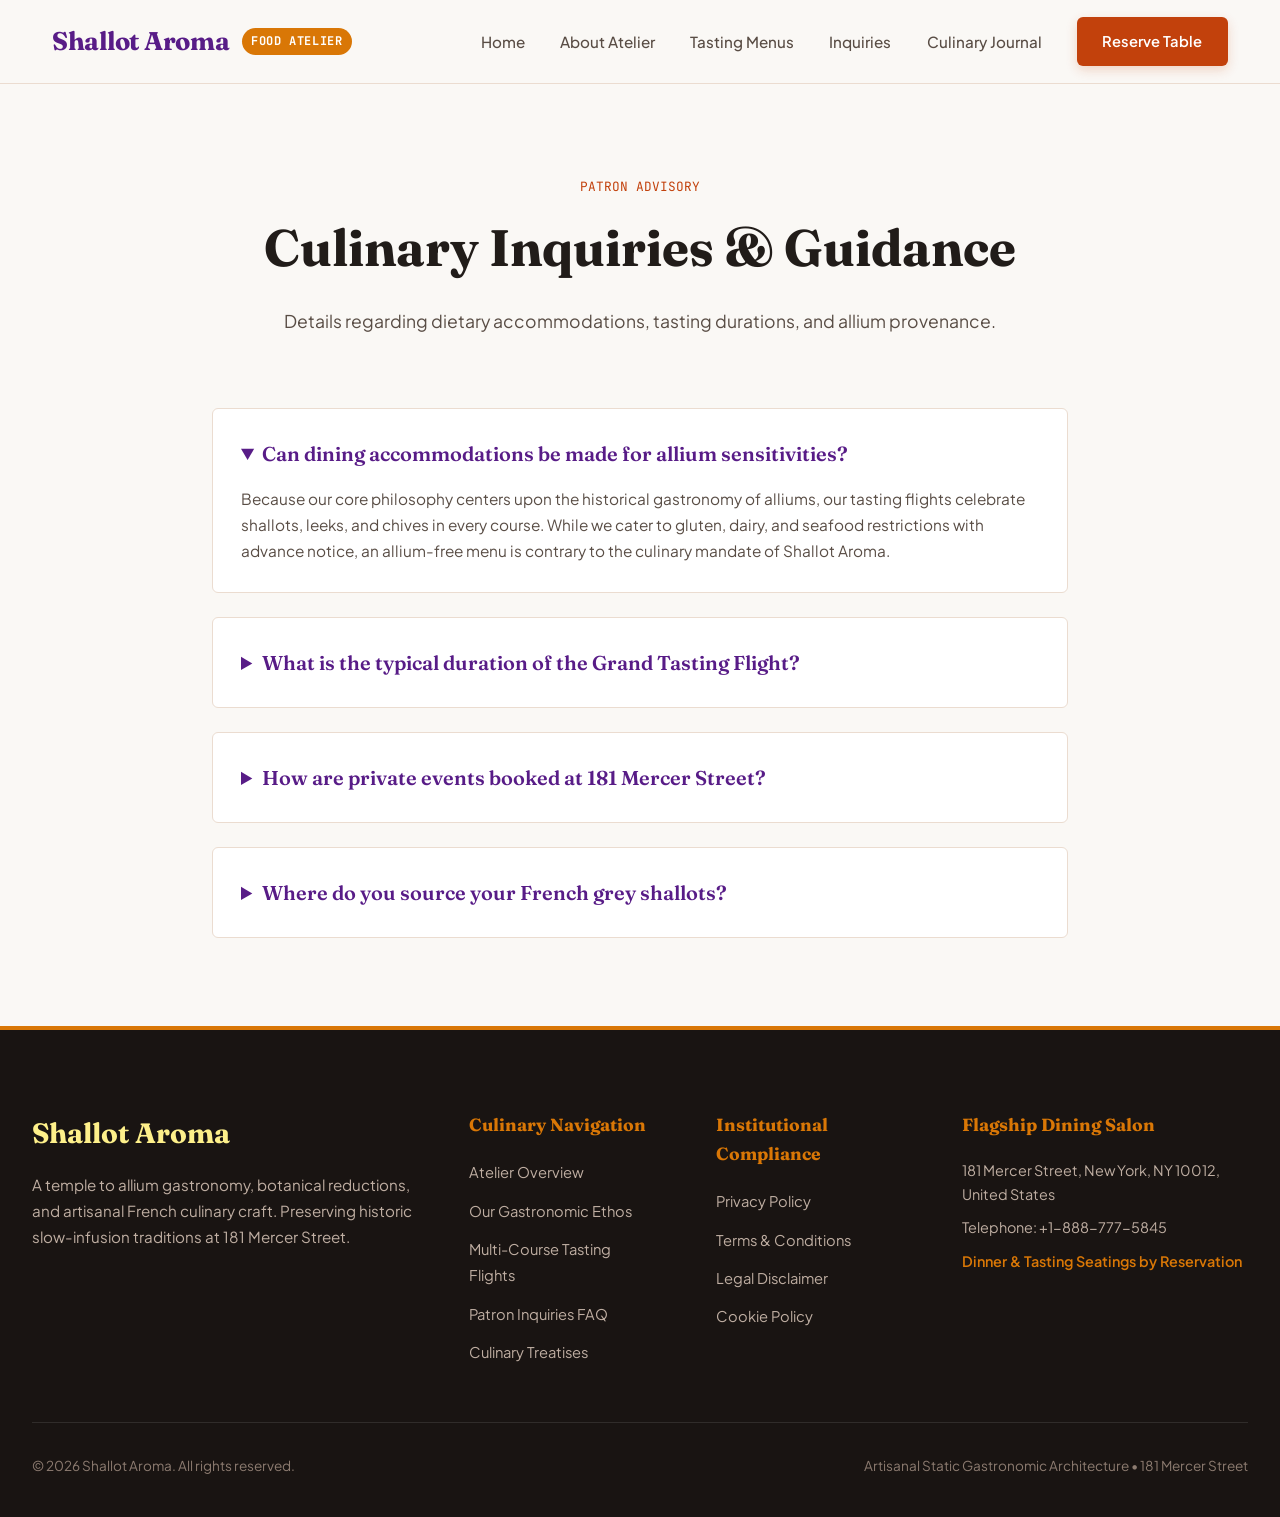
<file: faq.html>
<!DOCTYPE html>
<html lang="en">
<head>
  <meta charset="UTF-8">
  <meta name="viewport" content="width=device-width, initial-scale=1.0">
  <title>Patron Guidance & Culinary Inquiries | Shallot Aroma</title>
  <meta name="description" content="Frequently asked questions regarding dining at Shallot Aroma, 181 Mercer Street.">
  <link rel="canonical" href="https://shallotaroma.com/">
  <!-- Google Analytics Tag -->
  <script async src="https://www.googletagmanager.com/gtag/js?id=G-0LY0HY7L01"></script>
  <script>
    window.dataLayer = window.dataLayer || [];
    function gtag(){dataLayer.push(arguments);}
    gtag('js', new Date());
    gtag('config', 'G-0LY0HY7L01');
  </script>
  <!-- Google Fonts -->
  <link rel="preconnect" href="https://fonts.googleapis.com">
  <link rel="preconnect" href="https://fonts.gstatic.com" crossorigin>
  <link href="https://fonts.googleapis.com/css2?family=Fraunces:ital,opsz,wght@0,9..144,500;0,9..144,600;0,9..144,700;1,9..144,500&family=JetBrains+Mono:wght@400;500&family=Plus+Jakarta+Sans:wght@400;500;600;700&display=swap" rel="stylesheet">
  <link rel="stylesheet" href="assets/css/style.css">
</head>
<body>
<header class="site-header">
  <div class="nav-container">
    <a href="index.html" class="brand-logo">
      <span>Shallot Aroma</span>
      <span class="brand-badge">Food Atelier</span>
    </a>
    <nav class="desktop-nav">
      <a href="index.html" class="nav-link">Home</a>
      <a href="about.html" class="nav-link">About Atelier</a>
      <a href="services.html" class="nav-link">Tasting Menus</a>
      <a href="faq.html" class="nav-link">Inquiries</a>
      <a href="blog.html" class="nav-link">Culinary Journal</a>
      <a href="contact.html" class="nav-cta">Reserve Table</a>
    </nav>
    <button class="drawer-toggle" aria-label="Toggle Navigation">&#9776;</button>
  </div>
</header>
<div class="mobile-drawer" id="mobile-drawer">
  <a href="index.html" class="nav-link">Home</a>
  <a href="about.html" class="nav-link">About Atelier</a>
  <a href="services.html" class="nav-link">Tasting Menus</a>
  <a href="faq.html" class="nav-link">Inquiries</a>
  <a href="blog.html" class="nav-link">Culinary Journal</a>
  <a href="contact.html" class="nav-cta">Reserve Table</a>
</div>

<main style="padding: 5.5rem 2rem; max-width: 920px; margin: 0 auto;">
  <div style="text-align: center; margin-bottom: 4.5rem;">
    <span style="font-family: var(--font-mono); font-size: 0.8rem; color: var(--accent-terracotta); text-transform: uppercase;">Patron Advisory</span>
    <h1 style="font-family: var(--font-serif); font-size: 3.2rem; margin: 0.5rem 0 1rem; color: var(--text-primary);">Culinary Inquiries & Guidance</h1>
    <p style="color: var(--text-secondary); font-size: 1.1rem;">Details regarding dietary accommodations, tasting durations, and allium provenance.</p>
  </div>

  <div style="display: flex; flex-direction: column; gap: 1.5rem;">
    <details style="background: var(--bg-surface); padding: 1.75rem; border: 1px solid var(--border-subtle); border-radius: var(--radius-sm);" open>
      <summary style="font-family: var(--font-serif); font-size: 1.25rem; font-weight: 600; cursor: pointer; color: var(--accent-burgundy);">Can dining accommodations be made for allium sensitivities?</summary>
      <p style="margin-top: 1rem; color: var(--text-secondary); font-size: 0.96rem; line-height: 1.7;">Because our core philosophy centers upon the historical gastronomy of alliums, our tasting flights celebrate shallots, leeks, and chives in every course. While we cater to gluten, dairy, and seafood restrictions with advance notice, an allium-free menu is contrary to the culinary mandate of Shallot Aroma.</p>
    </details>

    <details style="background: var(--bg-surface); padding: 1.75rem; border: 1px solid var(--border-subtle); border-radius: var(--radius-sm);">
      <summary style="font-family: var(--font-serif); font-size: 1.25rem; font-weight: 600; cursor: pointer; color: var(--accent-burgundy);">What is the typical duration of the Grand Tasting Flight?</summary>
      <p style="margin-top: 1rem; color: var(--text-secondary); font-size: 0.96rem; line-height: 1.7;">Our eight-course tasting flight is paced unhurriedly over two and a half to three hours. We encourage guests to relax, converse, and fully immerse themselves in the aromatic evolution of each plate.</p>
    </details>

    <details style="background: var(--bg-surface); padding: 1.75rem; border: 1px solid var(--border-subtle); border-radius: var(--radius-sm);">
      <summary style="font-family: var(--font-serif); font-size: 1.25rem; font-weight: 600; cursor: pointer; color: var(--accent-burgundy);">How are private events booked at 181 Mercer Street?</summary>
      <p style="margin-top: 1rem; color: var(--text-secondary); font-size: 0.96rem; line-height: 1.7;">Private dining salon reservations for groups of twelve to twenty-four can be arranged by calling our concierge desk at +1-888-777-5845. Our executive chef designs personalized commemorative menus for each private gathering.</p>
    </details>

    <details style="background: var(--bg-surface); padding: 1.75rem; border: 1px solid var(--border-subtle); border-radius: var(--radius-sm);">
      <summary style="font-family: var(--font-serif); font-size: 1.25rem; font-weight: 600; cursor: pointer; color: var(--accent-burgundy);">Where do you source your French grey shallots?</summary>
      <p style="margin-top: 1rem; color: var(--text-secondary); font-size: 0.96rem; line-height: 1.7;">We partner directly with family-run farms in the coastal sandy soils of Brittany and the Val de Loire. Each crop is harvested by hand at peak maturity and air-cured in traditional timber barns.</p>
    </details>
  </div>
</main>
<footer class="site-footer">
  <div class="footer-grid">
    <div class="footer-brand">
      <h3>Shallot Aroma</h3>
      <p>A temple to allium gastronomy, botanical reductions, and artisanal French culinary craft. Preserving historic slow-infusion traditions at 181 Mercer Street.</p>
    </div>
    <div class="footer-links">
      <h4>Culinary Navigation</h4>
      <ul>
        <li><a href="index.html">Atelier Overview</a></li>
        <li><a href="about.html">Our Gastronomic Ethos</a></li>
        <li><a href="services.html">Multi-Course Tasting Flights</a></li>
        <li><a href="faq.html">Patron Inquiries FAQ</a></li>
        <li><a href="blog.html">Culinary Treatises</a></li>
      </ul>
    </div>
    <div class="footer-links">
      <h4>Institutional Compliance</h4>
      <ul>
        <li><a href="privacy-policy.html">Privacy Policy</a></li>
        <li><a href="terms-and-conditions.html">Terms & Conditions</a></li>
        <li><a href="disclaimer.html">Legal Disclaimer</a></li>
        <li><a href="cookie-policy.html">Cookie Policy</a></li>
      </ul>
    </div>
    <div class="footer-links">
      <h4>Flagship Dining Salon</h4>
      <p style="color: #bfaea2; font-size: 0.9rem; margin-bottom: 0.6rem;">181 Mercer Street, New York, NY 10012, United States</p>
      <p style="color: #bfaea2; font-size: 0.9rem; margin-bottom: 0.6rem;">Telephone: +1-888-777-5845</p>
      <p style="color: var(--accent-saffron); font-size: 0.9rem; font-weight: 600;">Dinner & Tasting Seatings by Reservation</p>
    </div>
  </div>
  <div class="footer-bottom">
    <p>&copy; 2026 Shallot Aroma. All rights reserved.</p>
    <p>Artisanal Static Gastronomic Architecture &bull; 181 Mercer Street</p>
  </div>
</footer>
<script src="assets/js/main.js"></script>
</body>
</html>
</file>
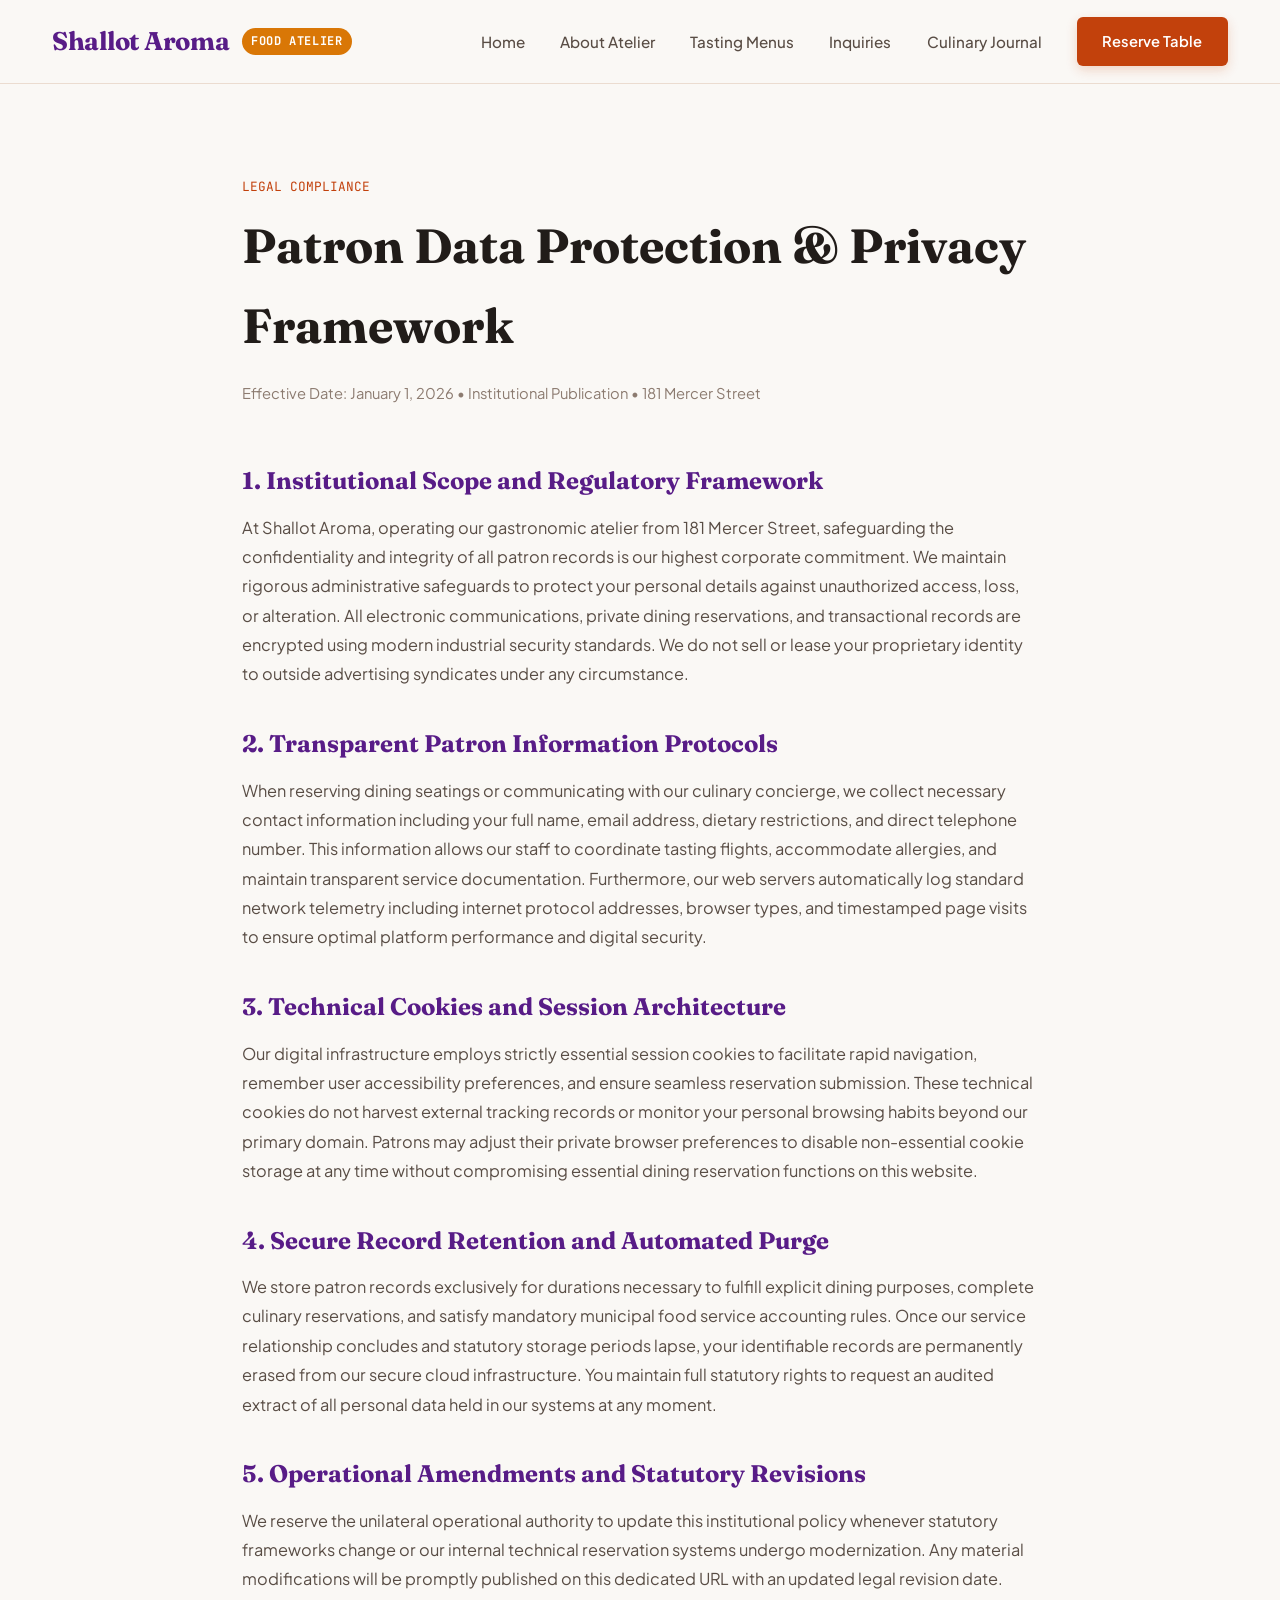
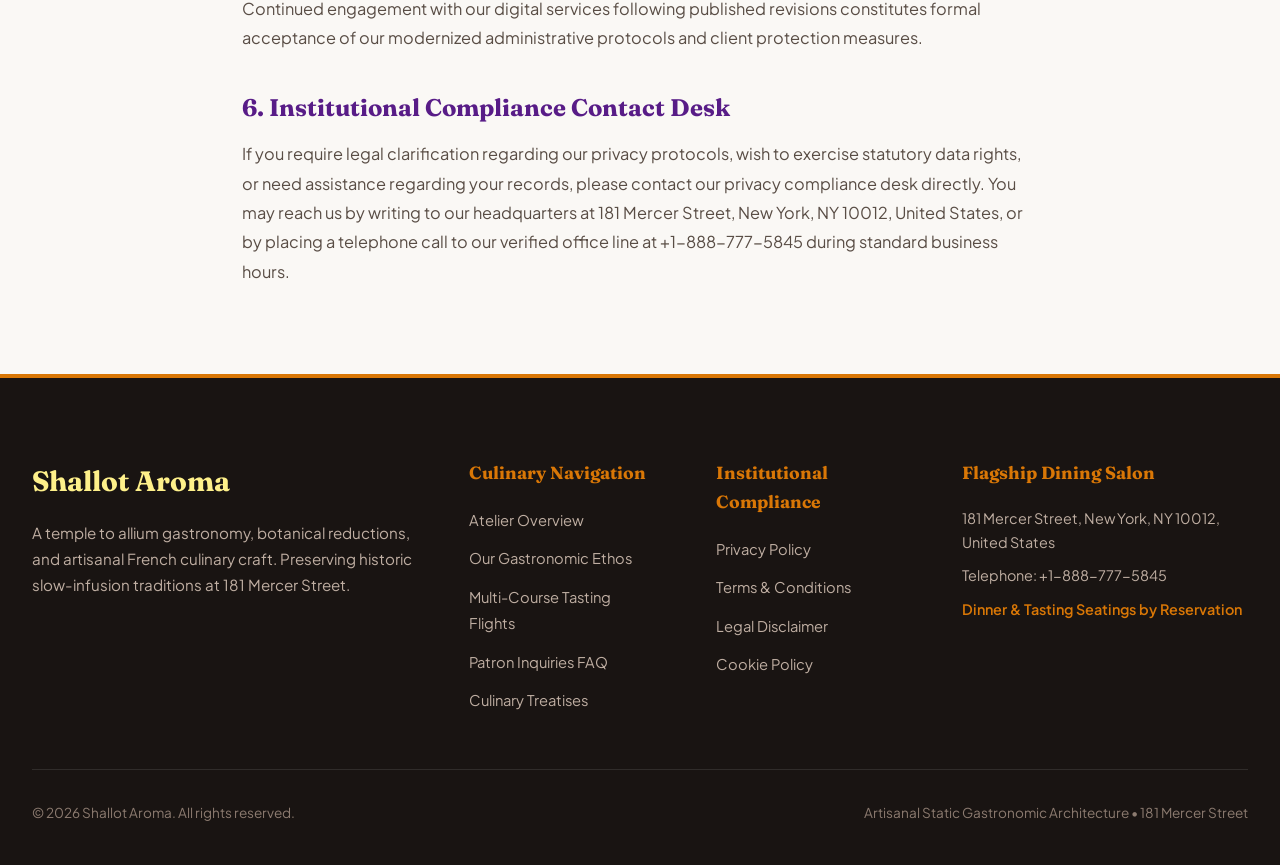
<file: privacy-policy.html>
<!DOCTYPE html>
<html lang="en">
<head>
  <meta charset="UTF-8">
  <meta name="viewport" content="width=device-width, initial-scale=1.0">
  <title>Institutional Privacy Policy | Shallot Aroma</title>
  <meta name="description" content="Official Institutional Privacy Policy for Shallot Aroma at 181 Mercer Street.">
  <link rel="canonical" href="https://shallotaroma.com/">
  <!-- Google Analytics Tag -->
  <script async src="https://www.googletagmanager.com/gtag/js?id=G-0LY0HY7L01"></script>
  <script>
    window.dataLayer = window.dataLayer || [];
    function gtag(){dataLayer.push(arguments);}
    gtag('js', new Date());
    gtag('config', 'G-0LY0HY7L01');
  </script>
  <!-- Google Fonts -->
  <link rel="preconnect" href="https://fonts.googleapis.com">
  <link rel="preconnect" href="https://fonts.gstatic.com" crossorigin>
  <link href="https://fonts.googleapis.com/css2?family=Fraunces:ital,opsz,wght@0,9..144,500;0,9..144,600;0,9..144,700;1,9..144,500&family=JetBrains+Mono:wght@400;500&family=Plus+Jakarta+Sans:wght@400;500;600;700&display=swap" rel="stylesheet">
  <link rel="stylesheet" href="assets/css/style.css">
</head>
<body>
<header class="site-header">
  <div class="nav-container">
    <a href="index.html" class="brand-logo">
      <span>Shallot Aroma</span>
      <span class="brand-badge">Food Atelier</span>
    </a>
    <nav class="desktop-nav">
      <a href="index.html" class="nav-link">Home</a>
      <a href="about.html" class="nav-link">About Atelier</a>
      <a href="services.html" class="nav-link">Tasting Menus</a>
      <a href="faq.html" class="nav-link">Inquiries</a>
      <a href="blog.html" class="nav-link">Culinary Journal</a>
      <a href="contact.html" class="nav-cta">Reserve Table</a>
    </nav>
    <button class="drawer-toggle" aria-label="Toggle Navigation">&#9776;</button>
  </div>
</header>
<div class="mobile-drawer" id="mobile-drawer">
  <a href="index.html" class="nav-link">Home</a>
  <a href="about.html" class="nav-link">About Atelier</a>
  <a href="services.html" class="nav-link">Tasting Menus</a>
  <a href="faq.html" class="nav-link">Inquiries</a>
  <a href="blog.html" class="nav-link">Culinary Journal</a>
  <a href="contact.html" class="nav-cta">Reserve Table</a>
</div>

<main style="padding: 5.5rem 2rem; max-width: 860px; margin: 0 auto;">
  <span style="font-family: var(--font-mono); font-size: 0.8rem; color: var(--accent-terracotta); text-transform: uppercase;">Legal Compliance</span>
  <h1 style="font-family: var(--font-serif); font-size: 3rem; margin: 0.5rem 0 1rem; color: var(--text-primary);">Patron Data Protection & Privacy Framework</h1>
  <p style="font-size: 0.92rem; color: var(--text-muted); margin-bottom: 3.5rem;">Effective Date: January 1, 2026 &bull; Institutional Publication &bull; 181 Mercer Street</p>

  <section style="display: flex; flex-direction: column; gap: 2.2rem;">
    <div>
      <h2 style="font-family: var(--font-serif); font-size: 1.5rem; margin-bottom: 0.75rem; color: var(--accent-burgundy);">1. Institutional Scope and Regulatory Framework</h2>
      <p style="color: var(--text-secondary); line-height: 1.8; font-size: 1.02rem;">At Shallot Aroma, operating our gastronomic atelier from 181 Mercer Street, safeguarding the confidentiality and integrity of all patron records is our highest corporate commitment. We maintain rigorous administrative safeguards to protect your personal details against unauthorized access, loss, or alteration. All electronic communications, private dining reservations, and transactional records are encrypted using modern industrial security standards. We do not sell or lease your proprietary identity to outside advertising syndicates under any circumstance.</p>
    </div>

    <div>
      <h2 style="font-family: var(--font-serif); font-size: 1.5rem; margin-bottom: 0.75rem; color: var(--accent-burgundy);">2. Transparent Patron Information Protocols</h2>
      <p style="color: var(--text-secondary); line-height: 1.8; font-size: 1.02rem;">When reserving dining seatings or communicating with our culinary concierge, we collect necessary contact information including your full name, email address, dietary restrictions, and direct telephone number. This information allows our staff to coordinate tasting flights, accommodate allergies, and maintain transparent service documentation. Furthermore, our web servers automatically log standard network telemetry including internet protocol addresses, browser types, and timestamped page visits to ensure optimal platform performance and digital security.</p>
    </div>

    <div>
      <h2 style="font-family: var(--font-serif); font-size: 1.5rem; margin-bottom: 0.75rem; color: var(--accent-burgundy);">3. Technical Cookies and Session Architecture</h2>
      <p style="color: var(--text-secondary); line-height: 1.8; font-size: 1.02rem;">Our digital infrastructure employs strictly essential session cookies to facilitate rapid navigation, remember user accessibility preferences, and ensure seamless reservation submission. These technical cookies do not harvest external tracking records or monitor your personal browsing habits beyond our primary domain. Patrons may adjust their private browser preferences to disable non-essential cookie storage at any time without compromising essential dining reservation functions on this website.</p>
    </div>

    <div>
      <h2 style="font-family: var(--font-serif); font-size: 1.5rem; margin-bottom: 0.75rem; color: var(--accent-burgundy);">4. Secure Record Retention and Automated Purge</h2>
      <p style="color: var(--text-secondary); line-height: 1.8; font-size: 1.02rem;">We store patron records exclusively for durations necessary to fulfill explicit dining purposes, complete culinary reservations, and satisfy mandatory municipal food service accounting rules. Once our service relationship concludes and statutory storage periods lapse, your identifiable records are permanently erased from our secure cloud infrastructure. You maintain full statutory rights to request an audited extract of all personal data held in our systems at any moment.</p>
    </div>

    <div>
      <h2 style="font-family: var(--font-serif); font-size: 1.5rem; margin-bottom: 0.75rem; color: var(--accent-burgundy);">5. Operational Amendments and Statutory Revisions</h2>
      <p style="color: var(--text-secondary); line-height: 1.8; font-size: 1.02rem;">We reserve the unilateral operational authority to update this institutional policy whenever statutory frameworks change or our internal technical reservation systems undergo modernization. Any material modifications will be promptly published on this dedicated URL with an updated legal revision date. Continued engagement with our digital services following published revisions constitutes formal acceptance of our modernized administrative protocols and client protection measures.</p>
    </div>

    <div>
      <h2 style="font-family: var(--font-serif); font-size: 1.5rem; margin-bottom: 0.75rem; color: var(--accent-burgundy);">6. Institutional Compliance Contact Desk</h2>
      <p style="color: var(--text-secondary); line-height: 1.8; font-size: 1.02rem;">If you require legal clarification regarding our privacy protocols, wish to exercise statutory data rights, or need assistance regarding your records, please contact our privacy compliance desk directly. You may reach us by writing to our headquarters at 181 Mercer Street, New York, NY 10012, United States, or by placing a telephone call to our verified office line at +1-888-777-5845 during standard business hours.</p>
    </div>
  </section>
</main>
<footer class="site-footer">
  <div class="footer-grid">
    <div class="footer-brand">
      <h3>Shallot Aroma</h3>
      <p>A temple to allium gastronomy, botanical reductions, and artisanal French culinary craft. Preserving historic slow-infusion traditions at 181 Mercer Street.</p>
    </div>
    <div class="footer-links">
      <h4>Culinary Navigation</h4>
      <ul>
        <li><a href="index.html">Atelier Overview</a></li>
        <li><a href="about.html">Our Gastronomic Ethos</a></li>
        <li><a href="services.html">Multi-Course Tasting Flights</a></li>
        <li><a href="faq.html">Patron Inquiries FAQ</a></li>
        <li><a href="blog.html">Culinary Treatises</a></li>
      </ul>
    </div>
    <div class="footer-links">
      <h4>Institutional Compliance</h4>
      <ul>
        <li><a href="privacy-policy.html">Privacy Policy</a></li>
        <li><a href="terms-and-conditions.html">Terms & Conditions</a></li>
        <li><a href="disclaimer.html">Legal Disclaimer</a></li>
        <li><a href="cookie-policy.html">Cookie Policy</a></li>
      </ul>
    </div>
    <div class="footer-links">
      <h4>Flagship Dining Salon</h4>
      <p style="color: #bfaea2; font-size: 0.9rem; margin-bottom: 0.6rem;">181 Mercer Street, New York, NY 10012, United States</p>
      <p style="color: #bfaea2; font-size: 0.9rem; margin-bottom: 0.6rem;">Telephone: +1-888-777-5845</p>
      <p style="color: var(--accent-saffron); font-size: 0.9rem; font-weight: 600;">Dinner & Tasting Seatings by Reservation</p>
    </div>
  </div>
  <div class="footer-bottom">
    <p>&copy; 2026 Shallot Aroma. All rights reserved.</p>
    <p>Artisanal Static Gastronomic Architecture &bull; 181 Mercer Street</p>
  </div>
</footer>
<script src="assets/js/main.js"></script>
</body>
</html>
</file>
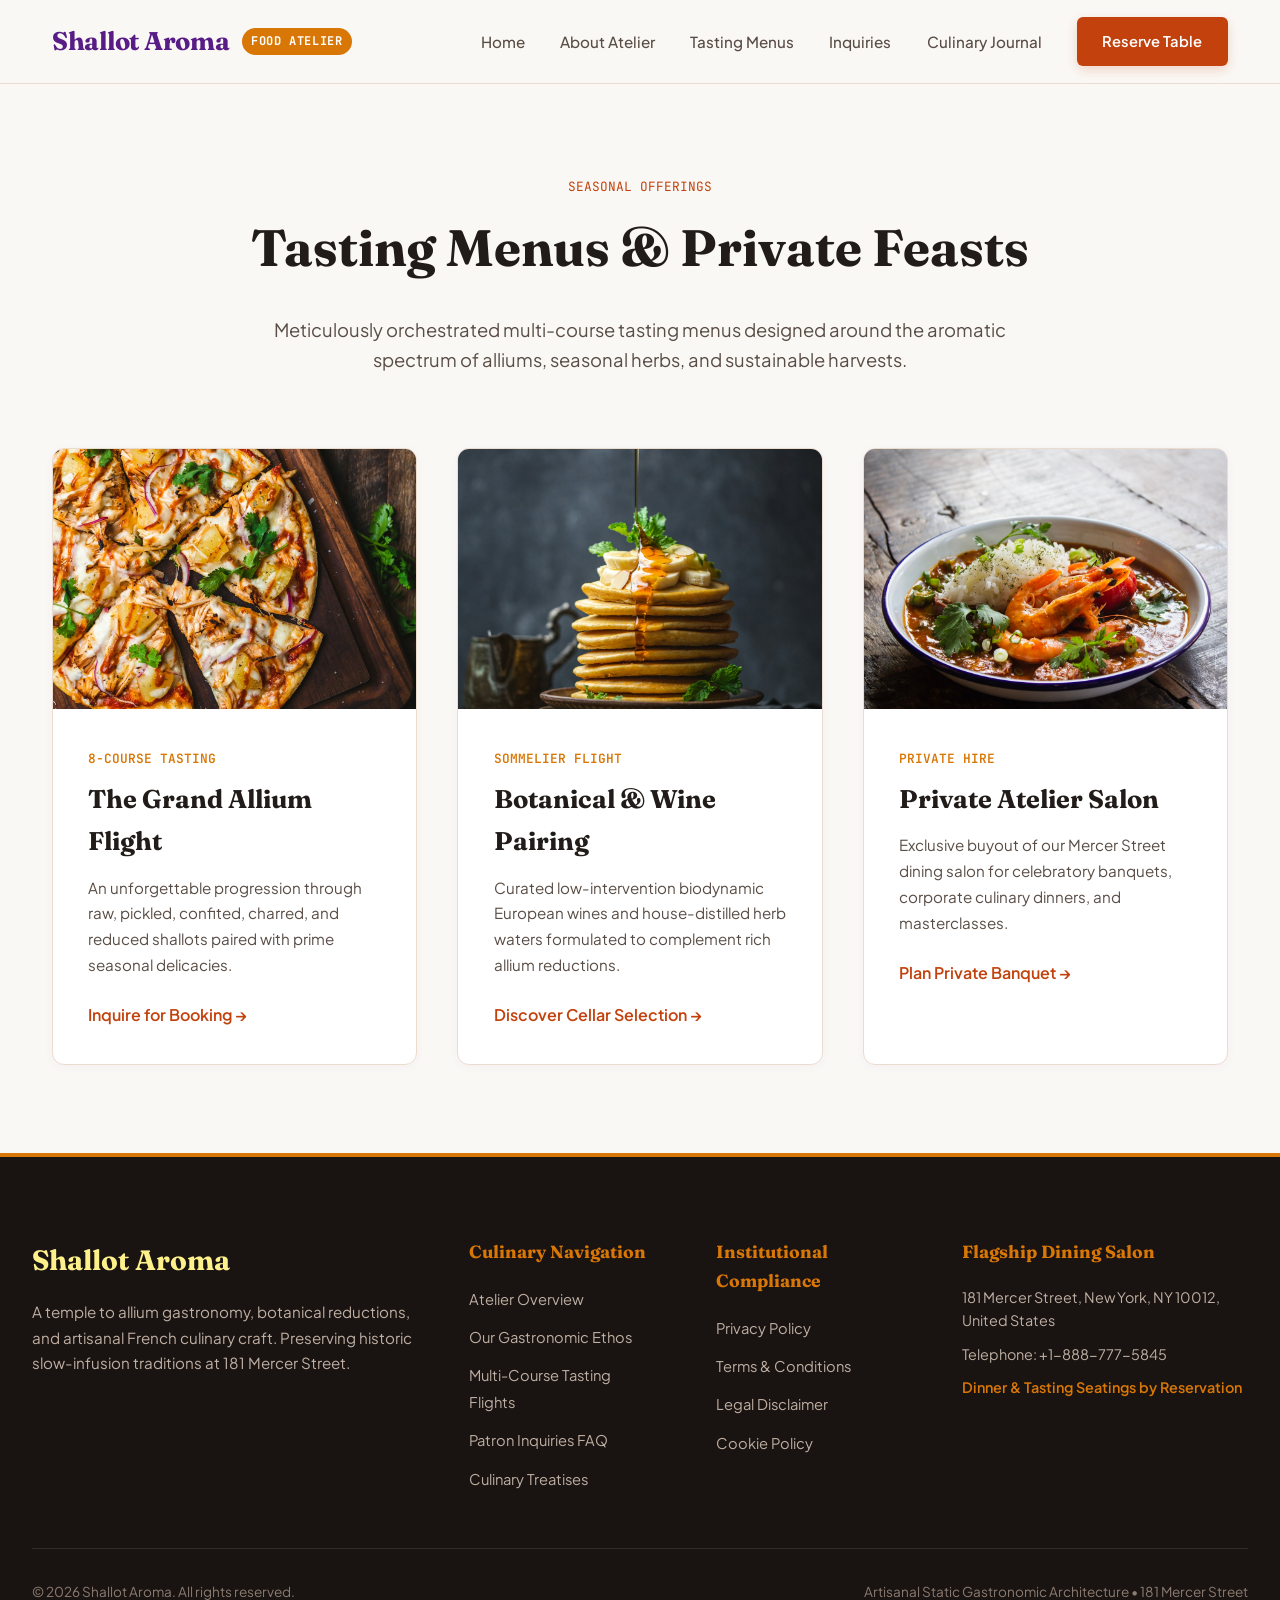
<file: services.html>
<!DOCTYPE html>
<html lang="en">
<head>
  <meta charset="UTF-8">
  <meta name="viewport" content="width=device-width, initial-scale=1.0">
  <title>Tasting Menus & Gastronomic Experiences | Shallot Aroma</title>
  <meta name="description" content="Explore our seasonal allium tasting flights and culinary services at Shallot Aroma.">
  <link rel="canonical" href="https://shallotaroma.com/">
  <!-- Google Analytics Tag -->
  <script async src="https://www.googletagmanager.com/gtag/js?id=G-0LY0HY7L01"></script>
  <script>
    window.dataLayer = window.dataLayer || [];
    function gtag(){dataLayer.push(arguments);}
    gtag('js', new Date());
    gtag('config', 'G-0LY0HY7L01');
  </script>
  <!-- Google Fonts -->
  <link rel="preconnect" href="https://fonts.googleapis.com">
  <link rel="preconnect" href="https://fonts.gstatic.com" crossorigin>
  <link href="https://fonts.googleapis.com/css2?family=Fraunces:ital,opsz,wght@0,9..144,500;0,9..144,600;0,9..144,700;1,9..144,500&family=JetBrains+Mono:wght@400;500&family=Plus+Jakarta+Sans:wght@400;500;600;700&display=swap" rel="stylesheet">
  <link rel="stylesheet" href="assets/css/style.css">
</head>
<body>
<header class="site-header">
  <div class="nav-container">
    <a href="index.html" class="brand-logo">
      <span>Shallot Aroma</span>
      <span class="brand-badge">Food Atelier</span>
    </a>
    <nav class="desktop-nav">
      <a href="index.html" class="nav-link">Home</a>
      <a href="about.html" class="nav-link">About Atelier</a>
      <a href="services.html" class="nav-link">Tasting Menus</a>
      <a href="faq.html" class="nav-link">Inquiries</a>
      <a href="blog.html" class="nav-link">Culinary Journal</a>
      <a href="contact.html" class="nav-cta">Reserve Table</a>
    </nav>
    <button class="drawer-toggle" aria-label="Toggle Navigation">&#9776;</button>
  </div>
</header>
<div class="mobile-drawer" id="mobile-drawer">
  <a href="index.html" class="nav-link">Home</a>
  <a href="about.html" class="nav-link">About Atelier</a>
  <a href="services.html" class="nav-link">Tasting Menus</a>
  <a href="faq.html" class="nav-link">Inquiries</a>
  <a href="blog.html" class="nav-link">Culinary Journal</a>
  <a href="contact.html" class="nav-cta">Reserve Table</a>
</div>

<main style="padding: 5.5rem 2rem; max-width: var(--max-width); margin: 0 auto;">
  <div style="max-width: 780px; margin: 0 auto 4.5rem; text-align: center;">
    <span style="font-family: var(--font-mono); font-size: 0.8rem; color: var(--accent-terracotta); text-transform: uppercase;">Seasonal Offerings</span>
    <h1 style="font-family: var(--font-serif); font-size: 3.2rem; margin: 0.5rem 0 1.5rem; color: var(--text-primary);">Tasting Menus & Private Feasts</h1>
    <p style="font-size: 1.15rem; color: var(--text-secondary);">Meticulously orchestrated multi-course tasting menus designed around the aromatic spectrum of alliums, seasonal herbs, and sustainable harvests.</p>
  </div>

  <div style="display: grid; grid-template-columns: repeat(auto-fit, minmax(350px, 1fr)); gap: 2.5rem;">
    <div style="background: var(--bg-surface); border: 1px solid var(--border-subtle); border-radius: var(--radius-md); overflow: hidden; box-shadow: var(--shadow-sm);">
      <img src="assets/images/wood_fired_allium_flatbread.jpg" alt="The Grand Allium Flight" style="width: 100%; height: 260px; object-fit: cover;">
      <div style="padding: 2.2rem;">
        <span style="font-family: var(--font-mono); font-size: 0.8rem; color: var(--accent-saffron); font-weight: 600;">8-COURSE TASTING</span>
        <h3 style="font-family: var(--font-serif); font-size: 1.6rem; margin: 0.5rem 0 0.75rem; color: var(--text-primary);">The Grand Allium Flight</h3>
        <p style="color: var(--text-secondary); font-size: 0.95rem; line-height: 1.7; margin-bottom: 1.5rem;">An unforgettable progression through raw, pickled, confited, charred, and reduced shallots paired with prime seasonal delicacies.</p>
        <a href="contact.html" style="font-weight: 600; color: var(--accent-terracotta);">Inquire for Booking &rarr;</a>
      </div>
    </div>

    <div style="background: var(--bg-surface); border: 1px solid var(--border-subtle); border-radius: var(--radius-md); overflow: hidden; box-shadow: var(--shadow-sm);">
      <img src="assets/images/chef_plating_shallot_reduction.jpg" alt="Botanical & Wine Pairing" style="width: 100%; height: 260px; object-fit: cover;">
      <div style="padding: 2.2rem;">
        <span style="font-family: var(--font-mono); font-size: 0.8rem; color: var(--accent-saffron); font-weight: 600;">SOMMELIER FLIGHT</span>
        <h3 style="font-family: var(--font-serif); font-size: 1.6rem; margin: 0.5rem 0 0.75rem; color: var(--text-primary);">Botanical & Wine Pairing</h3>
        <p style="color: var(--text-secondary); font-size: 0.95rem; line-height: 1.7; margin-bottom: 1.5rem;">Curated low-intervention biodynamic European wines and house-distilled herb waters formulated to complement rich allium reductions.</p>
        <a href="contact.html" style="font-weight: 600; color: var(--accent-terracotta);">Discover Cellar Selection &rarr;</a>
      </div>
    </div>

    <div style="background: var(--bg-surface); border: 1px solid var(--border-subtle); border-radius: var(--radius-md); overflow: hidden; box-shadow: var(--shadow-sm);">
      <img src="assets/images/simmering_shallot_dashi_broth.jpg" alt="Private Atelier Salon" style="width: 100%; height: 260px; object-fit: cover;">
      <div style="padding: 2.2rem;">
        <span style="font-family: var(--font-mono); font-size: 0.8rem; color: var(--accent-saffron); font-weight: 600;">PRIVATE HIRE</span>
        <h3 style="font-family: var(--font-serif); font-size: 1.6rem; margin: 0.5rem 0 0.75rem; color: var(--text-primary);">Private Atelier Salon</h3>
        <p style="color: var(--text-secondary); font-size: 0.95rem; line-height: 1.7; margin-bottom: 1.5rem;">Exclusive buyout of our Mercer Street dining salon for celebratory banquets, corporate culinary dinners, and masterclasses.</p>
        <a href="contact.html" style="font-weight: 600; color: var(--accent-terracotta);">Plan Private Banquet &rarr;</a>
      </div>
    </div>
  </div>
</main>
<footer class="site-footer">
  <div class="footer-grid">
    <div class="footer-brand">
      <h3>Shallot Aroma</h3>
      <p>A temple to allium gastronomy, botanical reductions, and artisanal French culinary craft. Preserving historic slow-infusion traditions at 181 Mercer Street.</p>
    </div>
    <div class="footer-links">
      <h4>Culinary Navigation</h4>
      <ul>
        <li><a href="index.html">Atelier Overview</a></li>
        <li><a href="about.html">Our Gastronomic Ethos</a></li>
        <li><a href="services.html">Multi-Course Tasting Flights</a></li>
        <li><a href="faq.html">Patron Inquiries FAQ</a></li>
        <li><a href="blog.html">Culinary Treatises</a></li>
      </ul>
    </div>
    <div class="footer-links">
      <h4>Institutional Compliance</h4>
      <ul>
        <li><a href="privacy-policy.html">Privacy Policy</a></li>
        <li><a href="terms-and-conditions.html">Terms & Conditions</a></li>
        <li><a href="disclaimer.html">Legal Disclaimer</a></li>
        <li><a href="cookie-policy.html">Cookie Policy</a></li>
      </ul>
    </div>
    <div class="footer-links">
      <h4>Flagship Dining Salon</h4>
      <p style="color: #bfaea2; font-size: 0.9rem; margin-bottom: 0.6rem;">181 Mercer Street, New York, NY 10012, United States</p>
      <p style="color: #bfaea2; font-size: 0.9rem; margin-bottom: 0.6rem;">Telephone: +1-888-777-5845</p>
      <p style="color: var(--accent-saffron); font-size: 0.9rem; font-weight: 600;">Dinner & Tasting Seatings by Reservation</p>
    </div>
  </div>
  <div class="footer-bottom">
    <p>&copy; 2026 Shallot Aroma. All rights reserved.</p>
    <p>Artisanal Static Gastronomic Architecture &bull; 181 Mercer Street</p>
  </div>
</footer>
<script src="assets/js/main.js"></script>
</body>
</html>
</file>
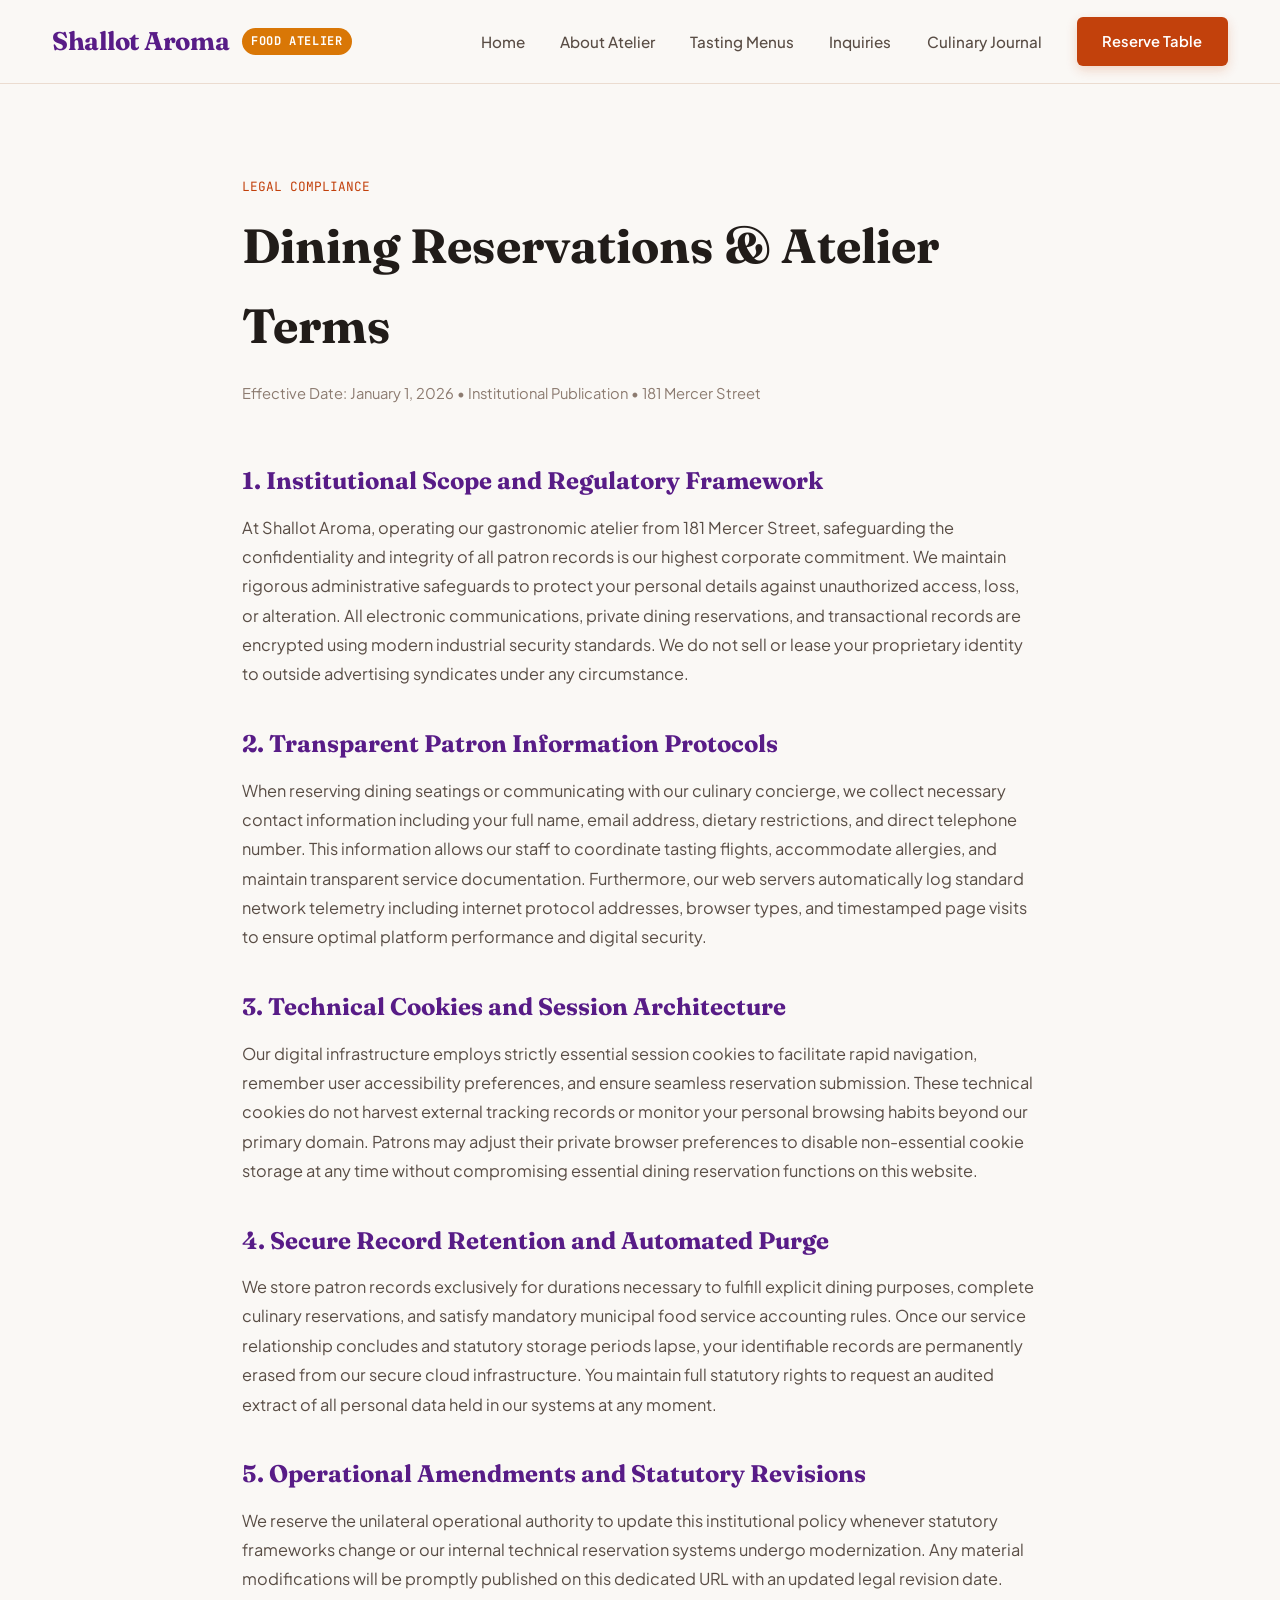
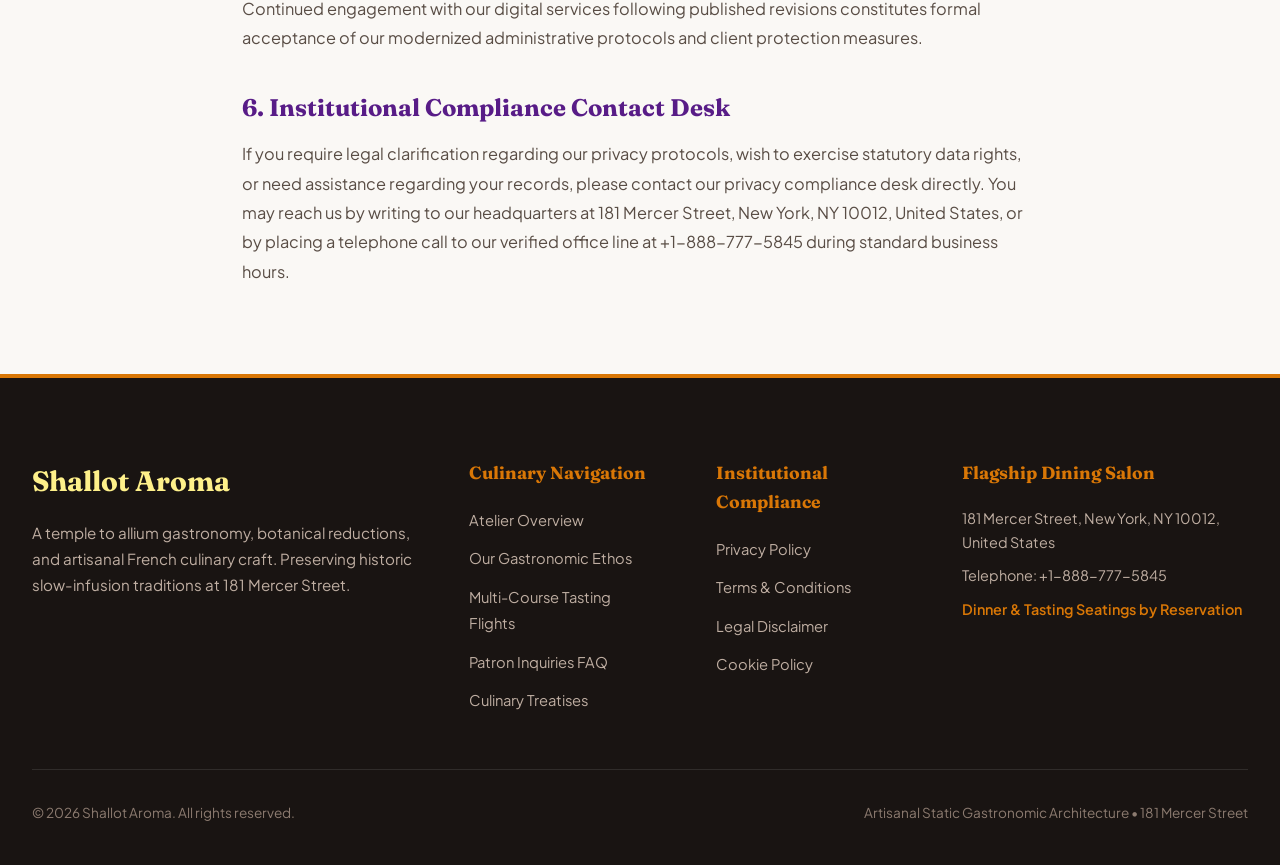
<file: terms-and-conditions.html>
<!DOCTYPE html>
<html lang="en">
<head>
  <meta charset="UTF-8">
  <meta name="viewport" content="width=device-width, initial-scale=1.0">
  <title>Terms & Conditions of Service | Shallot Aroma</title>
  <meta name="description" content="Official Terms & Conditions of Service for Shallot Aroma at 181 Mercer Street.">
  <link rel="canonical" href="https://shallotaroma.com/">
  <!-- Google Analytics Tag -->
  <script async src="https://www.googletagmanager.com/gtag/js?id=G-0LY0HY7L01"></script>
  <script>
    window.dataLayer = window.dataLayer || [];
    function gtag(){dataLayer.push(arguments);}
    gtag('js', new Date());
    gtag('config', 'G-0LY0HY7L01');
  </script>
  <!-- Google Fonts -->
  <link rel="preconnect" href="https://fonts.googleapis.com">
  <link rel="preconnect" href="https://fonts.gstatic.com" crossorigin>
  <link href="https://fonts.googleapis.com/css2?family=Fraunces:ital,opsz,wght@0,9..144,500;0,9..144,600;0,9..144,700;1,9..144,500&family=JetBrains+Mono:wght@400;500&family=Plus+Jakarta+Sans:wght@400;500;600;700&display=swap" rel="stylesheet">
  <link rel="stylesheet" href="assets/css/style.css">
</head>
<body>
<header class="site-header">
  <div class="nav-container">
    <a href="index.html" class="brand-logo">
      <span>Shallot Aroma</span>
      <span class="brand-badge">Food Atelier</span>
    </a>
    <nav class="desktop-nav">
      <a href="index.html" class="nav-link">Home</a>
      <a href="about.html" class="nav-link">About Atelier</a>
      <a href="services.html" class="nav-link">Tasting Menus</a>
      <a href="faq.html" class="nav-link">Inquiries</a>
      <a href="blog.html" class="nav-link">Culinary Journal</a>
      <a href="contact.html" class="nav-cta">Reserve Table</a>
    </nav>
    <button class="drawer-toggle" aria-label="Toggle Navigation">&#9776;</button>
  </div>
</header>
<div class="mobile-drawer" id="mobile-drawer">
  <a href="index.html" class="nav-link">Home</a>
  <a href="about.html" class="nav-link">About Atelier</a>
  <a href="services.html" class="nav-link">Tasting Menus</a>
  <a href="faq.html" class="nav-link">Inquiries</a>
  <a href="blog.html" class="nav-link">Culinary Journal</a>
  <a href="contact.html" class="nav-cta">Reserve Table</a>
</div>

<main style="padding: 5.5rem 2rem; max-width: 860px; margin: 0 auto;">
  <span style="font-family: var(--font-mono); font-size: 0.8rem; color: var(--accent-terracotta); text-transform: uppercase;">Legal Compliance</span>
  <h1 style="font-family: var(--font-serif); font-size: 3rem; margin: 0.5rem 0 1rem; color: var(--text-primary);">Dining Reservations & Atelier Terms</h1>
  <p style="font-size: 0.92rem; color: var(--text-muted); margin-bottom: 3.5rem;">Effective Date: January 1, 2026 &bull; Institutional Publication &bull; 181 Mercer Street</p>

  <section style="display: flex; flex-direction: column; gap: 2.2rem;">
    <div>
      <h2 style="font-family: var(--font-serif); font-size: 1.5rem; margin-bottom: 0.75rem; color: var(--accent-burgundy);">1. Institutional Scope and Regulatory Framework</h2>
      <p style="color: var(--text-secondary); line-height: 1.8; font-size: 1.02rem;">At Shallot Aroma, operating our gastronomic atelier from 181 Mercer Street, safeguarding the confidentiality and integrity of all patron records is our highest corporate commitment. We maintain rigorous administrative safeguards to protect your personal details against unauthorized access, loss, or alteration. All electronic communications, private dining reservations, and transactional records are encrypted using modern industrial security standards. We do not sell or lease your proprietary identity to outside advertising syndicates under any circumstance.</p>
    </div>

    <div>
      <h2 style="font-family: var(--font-serif); font-size: 1.5rem; margin-bottom: 0.75rem; color: var(--accent-burgundy);">2. Transparent Patron Information Protocols</h2>
      <p style="color: var(--text-secondary); line-height: 1.8; font-size: 1.02rem;">When reserving dining seatings or communicating with our culinary concierge, we collect necessary contact information including your full name, email address, dietary restrictions, and direct telephone number. This information allows our staff to coordinate tasting flights, accommodate allergies, and maintain transparent service documentation. Furthermore, our web servers automatically log standard network telemetry including internet protocol addresses, browser types, and timestamped page visits to ensure optimal platform performance and digital security.</p>
    </div>

    <div>
      <h2 style="font-family: var(--font-serif); font-size: 1.5rem; margin-bottom: 0.75rem; color: var(--accent-burgundy);">3. Technical Cookies and Session Architecture</h2>
      <p style="color: var(--text-secondary); line-height: 1.8; font-size: 1.02rem;">Our digital infrastructure employs strictly essential session cookies to facilitate rapid navigation, remember user accessibility preferences, and ensure seamless reservation submission. These technical cookies do not harvest external tracking records or monitor your personal browsing habits beyond our primary domain. Patrons may adjust their private browser preferences to disable non-essential cookie storage at any time without compromising essential dining reservation functions on this website.</p>
    </div>

    <div>
      <h2 style="font-family: var(--font-serif); font-size: 1.5rem; margin-bottom: 0.75rem; color: var(--accent-burgundy);">4. Secure Record Retention and Automated Purge</h2>
      <p style="color: var(--text-secondary); line-height: 1.8; font-size: 1.02rem;">We store patron records exclusively for durations necessary to fulfill explicit dining purposes, complete culinary reservations, and satisfy mandatory municipal food service accounting rules. Once our service relationship concludes and statutory storage periods lapse, your identifiable records are permanently erased from our secure cloud infrastructure. You maintain full statutory rights to request an audited extract of all personal data held in our systems at any moment.</p>
    </div>

    <div>
      <h2 style="font-family: var(--font-serif); font-size: 1.5rem; margin-bottom: 0.75rem; color: var(--accent-burgundy);">5. Operational Amendments and Statutory Revisions</h2>
      <p style="color: var(--text-secondary); line-height: 1.8; font-size: 1.02rem;">We reserve the unilateral operational authority to update this institutional policy whenever statutory frameworks change or our internal technical reservation systems undergo modernization. Any material modifications will be promptly published on this dedicated URL with an updated legal revision date. Continued engagement with our digital services following published revisions constitutes formal acceptance of our modernized administrative protocols and client protection measures.</p>
    </div>

    <div>
      <h2 style="font-family: var(--font-serif); font-size: 1.5rem; margin-bottom: 0.75rem; color: var(--accent-burgundy);">6. Institutional Compliance Contact Desk</h2>
      <p style="color: var(--text-secondary); line-height: 1.8; font-size: 1.02rem;">If you require legal clarification regarding our privacy protocols, wish to exercise statutory data rights, or need assistance regarding your records, please contact our privacy compliance desk directly. You may reach us by writing to our headquarters at 181 Mercer Street, New York, NY 10012, United States, or by placing a telephone call to our verified office line at +1-888-777-5845 during standard business hours.</p>
    </div>
  </section>
</main>
<footer class="site-footer">
  <div class="footer-grid">
    <div class="footer-brand">
      <h3>Shallot Aroma</h3>
      <p>A temple to allium gastronomy, botanical reductions, and artisanal French culinary craft. Preserving historic slow-infusion traditions at 181 Mercer Street.</p>
    </div>
    <div class="footer-links">
      <h4>Culinary Navigation</h4>
      <ul>
        <li><a href="index.html">Atelier Overview</a></li>
        <li><a href="about.html">Our Gastronomic Ethos</a></li>
        <li><a href="services.html">Multi-Course Tasting Flights</a></li>
        <li><a href="faq.html">Patron Inquiries FAQ</a></li>
        <li><a href="blog.html">Culinary Treatises</a></li>
      </ul>
    </div>
    <div class="footer-links">
      <h4>Institutional Compliance</h4>
      <ul>
        <li><a href="privacy-policy.html">Privacy Policy</a></li>
        <li><a href="terms-and-conditions.html">Terms & Conditions</a></li>
        <li><a href="disclaimer.html">Legal Disclaimer</a></li>
        <li><a href="cookie-policy.html">Cookie Policy</a></li>
      </ul>
    </div>
    <div class="footer-links">
      <h4>Flagship Dining Salon</h4>
      <p style="color: #bfaea2; font-size: 0.9rem; margin-bottom: 0.6rem;">181 Mercer Street, New York, NY 10012, United States</p>
      <p style="color: #bfaea2; font-size: 0.9rem; margin-bottom: 0.6rem;">Telephone: +1-888-777-5845</p>
      <p style="color: var(--accent-saffron); font-size: 0.9rem; font-weight: 600;">Dinner & Tasting Seatings by Reservation</p>
    </div>
  </div>
  <div class="footer-bottom">
    <p>&copy; 2026 Shallot Aroma. All rights reserved.</p>
    <p>Artisanal Static Gastronomic Architecture &bull; 181 Mercer Street</p>
  </div>
</footer>
<script src="assets/js/main.js"></script>
</body>
</html>
</file>
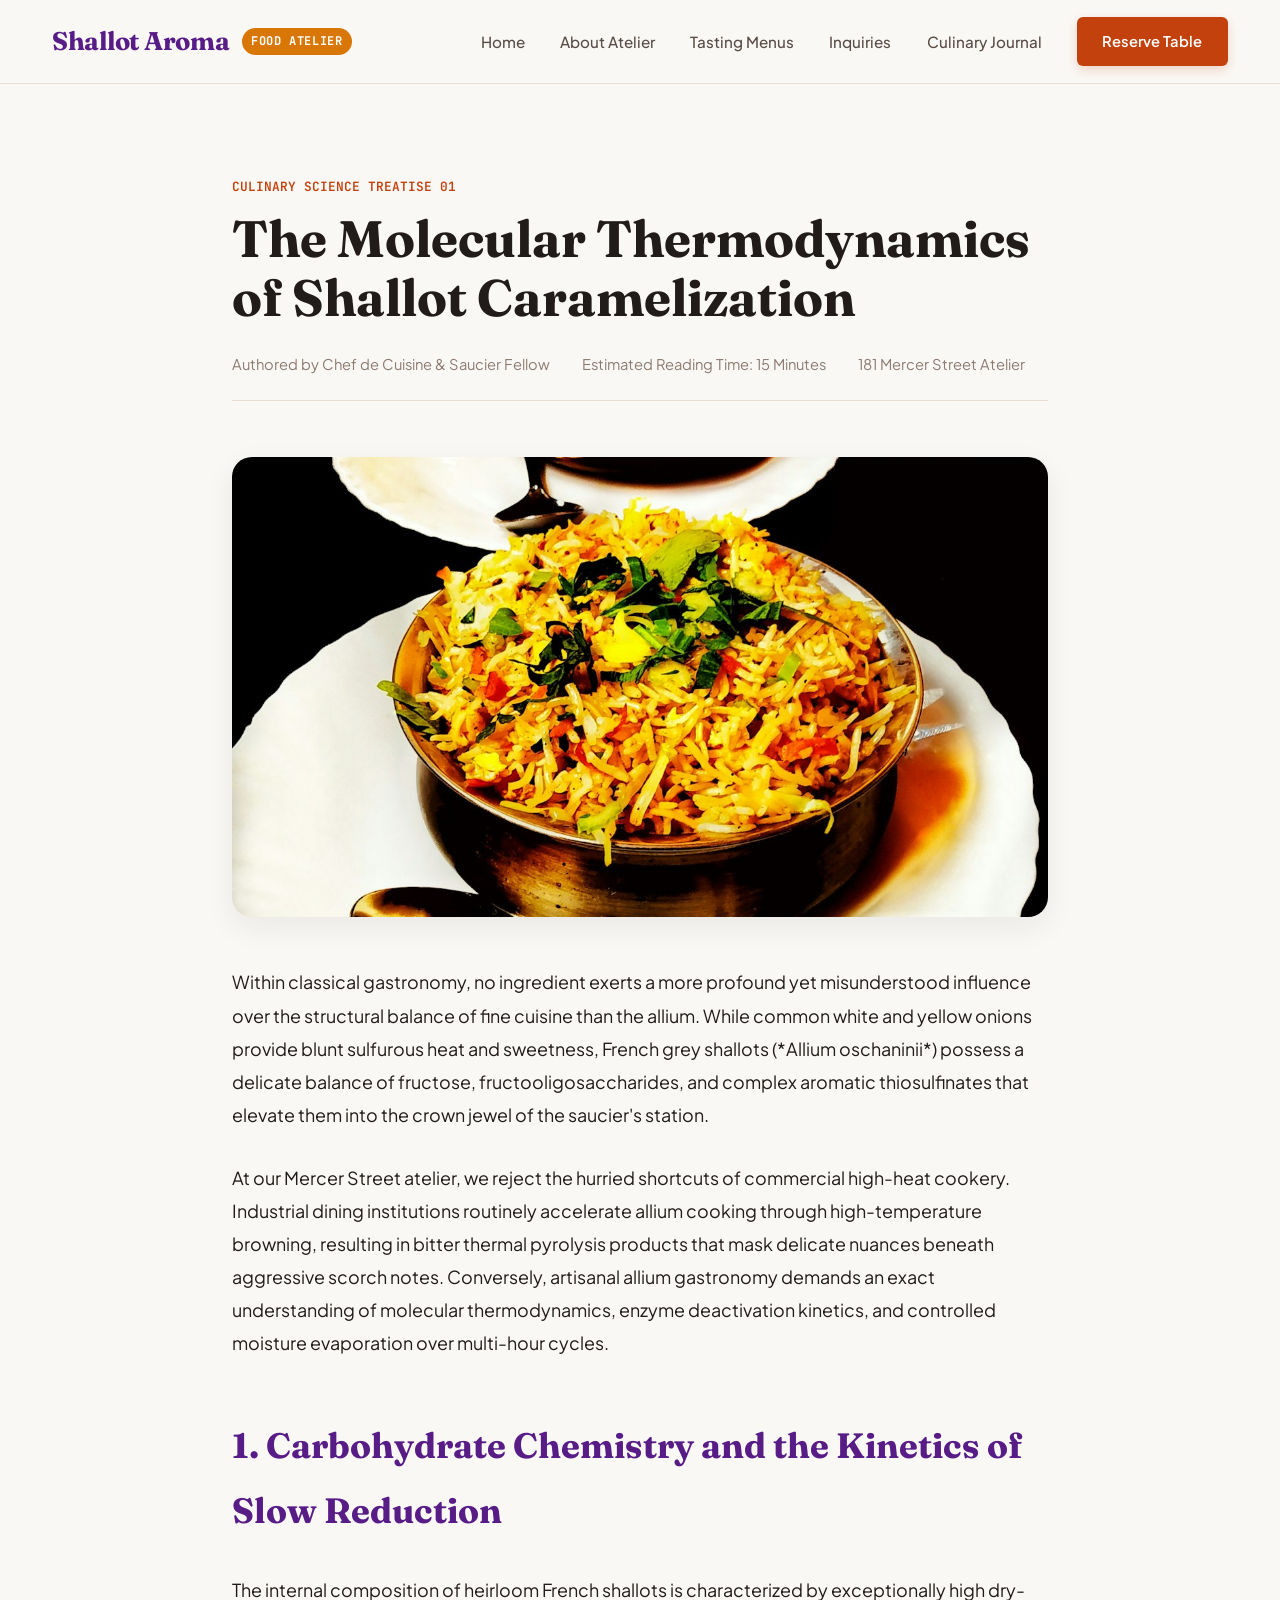
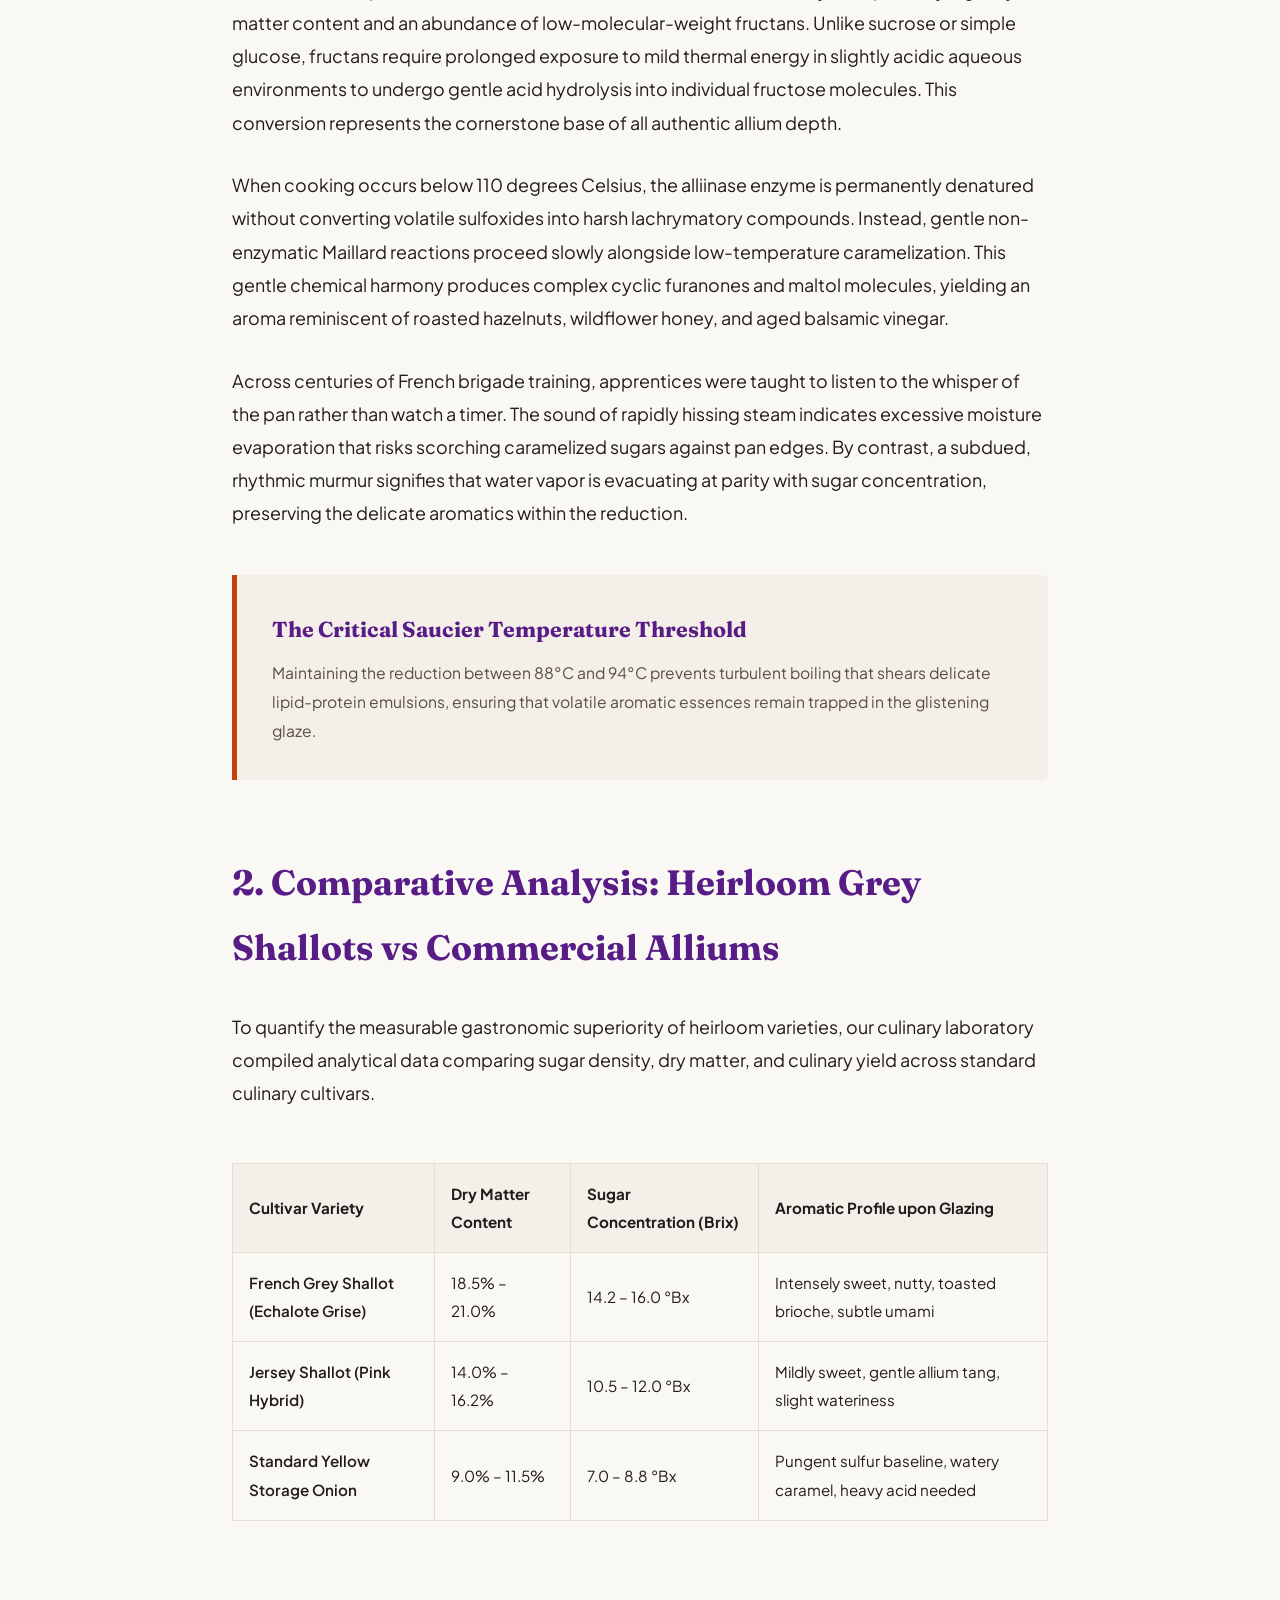
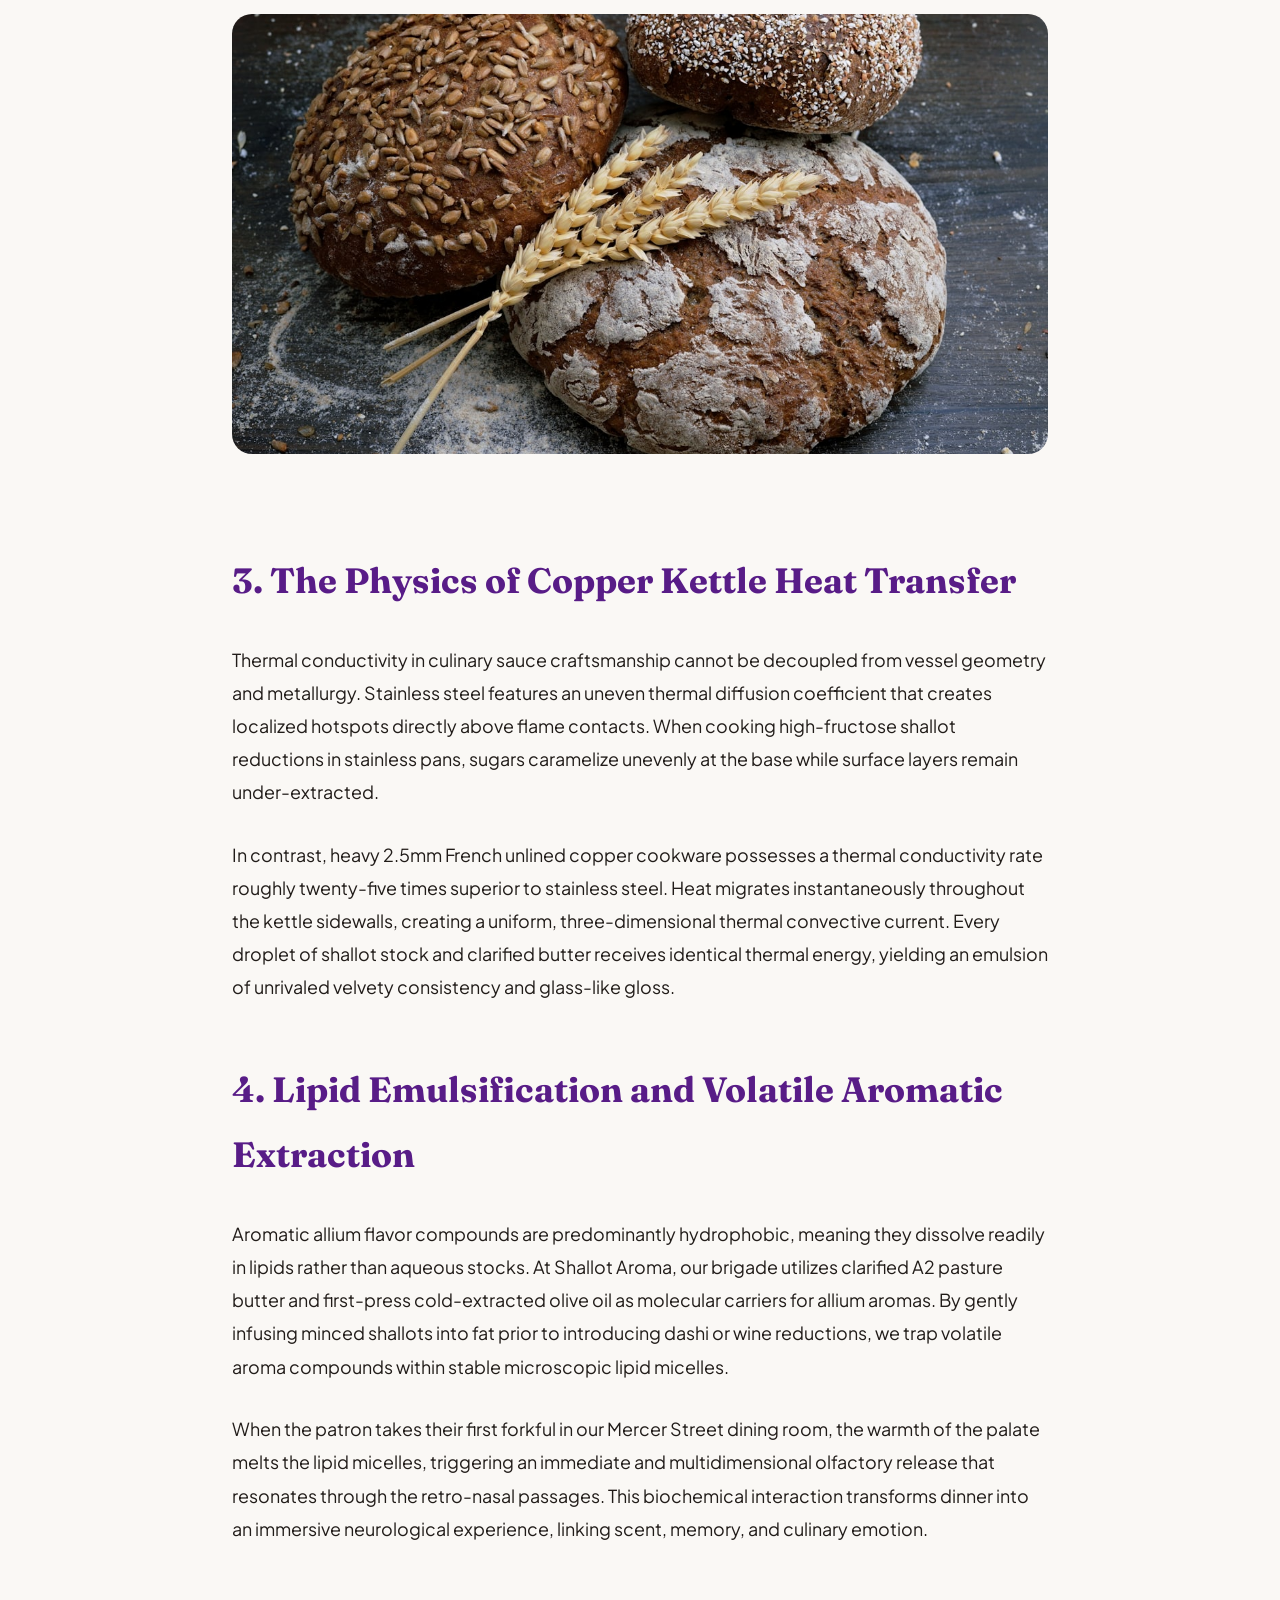
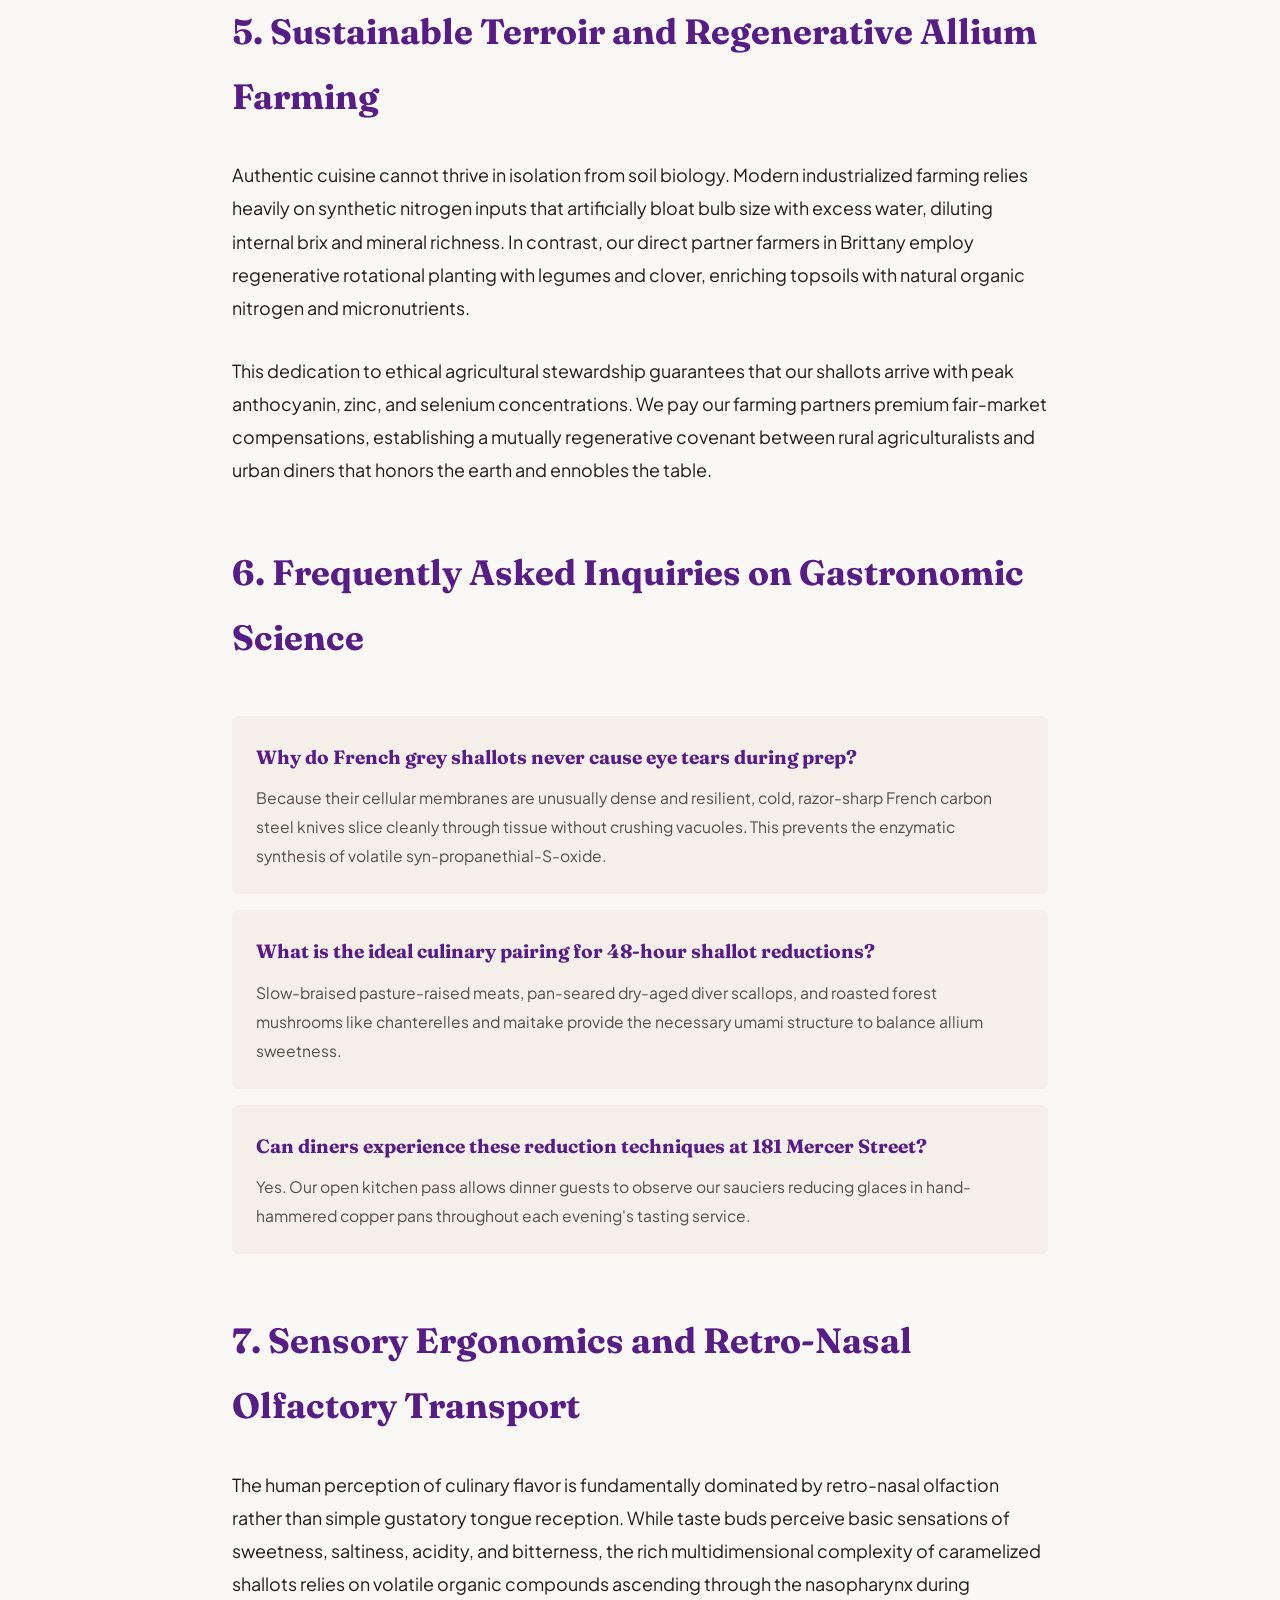
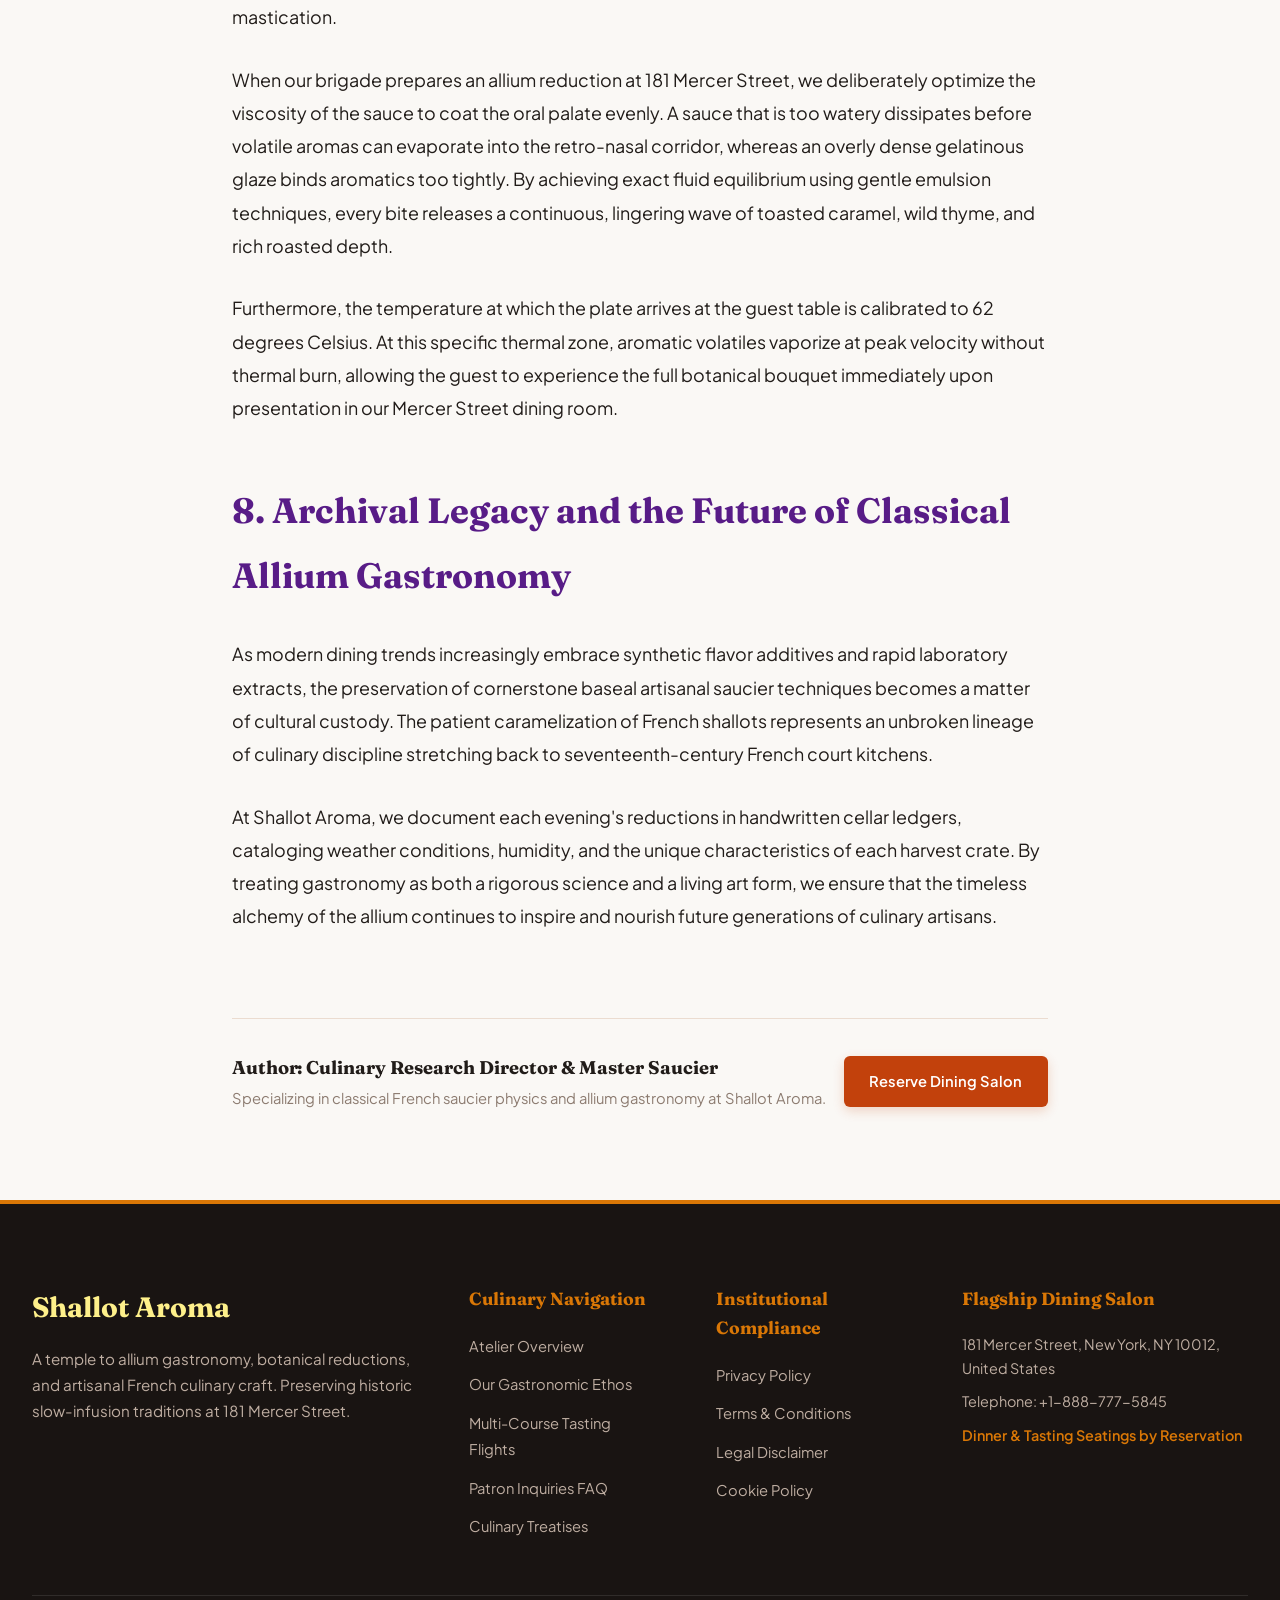
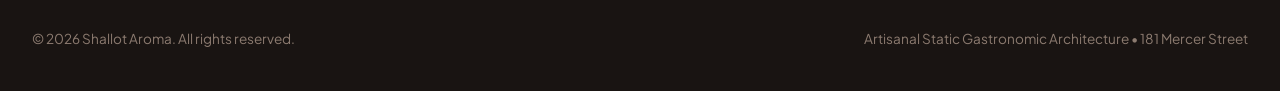
<file: blog/blog-1.html>
<!DOCTYPE html>
<html lang="en">
<head>
  <meta charset="UTF-8">
  <meta name="viewport" content="width=device-width, initial-scale=1.0">
  <title>The Molecular Thermodynamics of Shallot Caramelization | Shallot Aroma</title>
  <meta name="description" content="Technical culinary treatise on allium gastronomy and French sauce craft from Shallot Aroma.">
  <link rel="canonical" href="https://shallotaroma.com/">
  <!-- Google Analytics Tag -->
  <script async src="https://www.googletagmanager.com/gtag/js?id=G-0LY0HY7L01"></script>
  <script>
    window.dataLayer = window.dataLayer || [];
    function gtag(){dataLayer.push(arguments);}
    gtag('js', new Date());
    gtag('config', 'G-0LY0HY7L01');
  </script>
  <!-- Google Fonts -->
  <link rel="preconnect" href="https://fonts.googleapis.com">
  <link rel="preconnect" href="https://fonts.gstatic.com" crossorigin>
  <link href="https://fonts.googleapis.com/css2?family=Fraunces:ital,opsz,wght@0,9..144,500;0,9..144,600;0,9..144,700;1,9..144,500&family=JetBrains+Mono:wght@400;500&family=Plus+Jakarta+Sans:wght@400;500;600;700&display=swap" rel="stylesheet">
  <link rel="stylesheet" href="../assets/css/style.css">
</head>
<body>
<header class="site-header">
  <div class="nav-container">
    <a href="../index.html" class="brand-logo">
      <span>Shallot Aroma</span>
      <span class="brand-badge">Food Atelier</span>
    </a>
    <nav class="desktop-nav">
      <a href="../index.html" class="nav-link">Home</a>
      <a href="../about.html" class="nav-link">About Atelier</a>
      <a href="../services.html" class="nav-link">Tasting Menus</a>
      <a href="../faq.html" class="nav-link">Inquiries</a>
      <a href="../blog.html" class="nav-link">Culinary Journal</a>
      <a href="../contact.html" class="nav-cta">Reserve Table</a>
    </nav>
    <button class="drawer-toggle" aria-label="Toggle Navigation">&#9776;</button>
  </div>
</header>
<div class="mobile-drawer" id="mobile-drawer">
  <a href="../index.html" class="nav-link">Home</a>
  <a href="../about.html" class="nav-link">About Atelier</a>
  <a href="../services.html" class="nav-link">Tasting Menus</a>
  <a href="../faq.html" class="nav-link">Inquiries</a>
  <a href="../blog.html" class="nav-link">Culinary Journal</a>
  <a href="../contact.html" class="nav-cta">Reserve Table</a>
</div>

<main style="padding: 5.5rem 2rem; max-width: 880px; margin: 0 auto;">
  <article>
    <header style="margin-bottom: 3.5rem;">
      <span style="font-family: var(--font-mono); font-size: 0.8rem; color: var(--accent-terracotta); text-transform: uppercase; font-weight: 600;">Culinary Science Treatise 01</span>
      <h1 style="font-family: var(--font-serif); font-size: 3.2rem; line-height: 1.15; margin: 0.75rem 0 1.5rem; color: var(--text-primary);">The Molecular Thermodynamics of Shallot Caramelization</h1>
      <div style="display: flex; gap: 2rem; color: var(--text-muted); font-size: 0.92rem; border-bottom: 1px solid var(--border-subtle); padding-bottom: 1.5rem;">
        <span>Authored by Chef de Cuisine & Saucier Fellow</span>
        <span>Estimated Reading Time: 15 Minutes</span>
        <span>181 Mercer Street Atelier</span>
      </div>
    </header>

    <div style="margin-bottom: 3rem;">
      <img src="../assets/images/wok_charred_allium_greens.jpg" alt="The Molecular Thermodynamics of Shallot Caramelization" style="width: 100%; height: 460px; object-fit: cover; border-radius: var(--radius-lg); box-shadow: var(--shadow-md);">
    </div>

    <div class="treatise-body" style="font-size: 1.12rem; line-height: 1.85; color: var(--text-primary); display: flex; flex-direction: column; gap: 1.85rem;">
      <p>Within classical gastronomy, no ingredient exerts a more profound yet misunderstood influence over the structural balance of fine cuisine than the allium. While common white and yellow onions provide blunt sulfurous heat and sweetness, French grey shallots (*Allium oschaninii*) possess a delicate balance of fructose, fructooligosaccharides, and complex aromatic thiosulfinates that elevate them into the crown jewel of the saucier's station.</p>

      <p>At our Mercer Street atelier, we reject the hurried shortcuts of commercial high-heat cookery. Industrial dining institutions routinely accelerate allium cooking through high-temperature browning, resulting in bitter thermal pyrolysis products that mask delicate nuances beneath aggressive scorch notes. Conversely, artisanal allium gastronomy demands an exact understanding of molecular thermodynamics, enzyme deactivation kinetics, and controlled moisture evaporation over multi-hour cycles.</p>

      <h2 style="font-family: var(--font-serif); font-size: 2.2rem; margin-top: 1.5rem; color: var(--accent-burgundy);">1. Carbohydrate Chemistry and the Kinetics of Slow Reduction</h2>
      <p>The internal composition of heirloom French shallots is characterized by exceptionally high dry-matter content and an abundance of low-molecular-weight fructans. Unlike sucrose or simple glucose, fructans require prolonged exposure to mild thermal energy in slightly acidic aqueous environments to undergo gentle acid hydrolysis into individual fructose molecules. This conversion represents the cornerstone base of all authentic allium depth.</p>

      <p>When cooking occurs below 110 degrees Celsius, the alliinase enzyme is permanently denatured without converting volatile sulfoxides into harsh lachrymatory compounds. Instead, gentle non-enzymatic Maillard reactions proceed slowly alongside low-temperature caramelization. This gentle chemical harmony produces complex cyclic furanones and maltol molecules, yielding an aroma reminiscent of roasted hazelnuts, wildflower honey, and aged balsamic vinegar.</p>

      <p>Across centuries of French brigade training, apprentices were taught to listen to the whisper of the pan rather than watch a timer. The sound of rapidly hissing steam indicates excessive moisture evaporation that risks scorching caramelized sugars against pan edges. By contrast, a subdued, rhythmic murmur signifies that water vapor is evacuating at parity with sugar concentration, preserving the delicate aromatics within the reduction.</p>

      <div style="background: var(--bg-muted); padding: 2.2rem; border-left: 5px solid var(--accent-terracotta); border-radius: 0 var(--radius-sm) var(--radius-sm) 0; margin: 1rem 0;">
        <h3 style="font-family: var(--font-serif); font-size: 1.35rem; margin-bottom: 0.5rem; color: var(--accent-burgundy);">The Critical Saucier Temperature Threshold</h3>
        <p style="font-size: 0.98rem; color: var(--text-secondary); margin: 0;">Maintaining the reduction between 88°C and 94°C prevents turbulent boiling that shears delicate lipid-protein emulsions, ensuring that volatile aromatic essences remain trapped in the glistening glaze.</p>
      </div>

      <h2 style="font-family: var(--font-serif); font-size: 2.2rem; margin-top: 1.5rem; color: var(--accent-burgundy);">2. Comparative Analysis: Heirloom Grey Shallots vs Commercial Alliums</h2>
      <p>To quantify the measurable gastronomic superiority of heirloom varieties, our culinary laboratory compiled analytical data comparing sugar density, dry matter, and culinary yield across standard culinary cultivars.</p>

      <table style="width: 100%; border-collapse: collapse; margin: 1.5rem 0; font-size: 0.95rem;">
        <thead>
          <tr style="background: var(--bg-muted); text-align: left;">
            <th style="padding: 1rem; border: 1px solid var(--border-subtle);">Cultivar Variety</th>
            <th style="padding: 1rem; border: 1px solid var(--border-subtle);">Dry Matter Content</th>
            <th style="padding: 1rem; border: 1px solid var(--border-subtle);">Sugar Concentration (Brix)</th>
            <th style="padding: 1rem; border: 1px solid var(--border-subtle);">Aromatic Profile upon Glazing</th>
          </tr>
        </thead>
        <tbody>
          <tr>
            <td style="padding: 1rem; border: 1px solid var(--border-subtle); font-weight: 600;">French Grey Shallot (Echalote Grise)</td>
            <td style="padding: 1rem; border: 1px solid var(--border-subtle);">18.5% &ndash; 21.0%</td>
            <td style="padding: 1rem; border: 1px solid var(--border-subtle);">14.2 &ndash; 16.0 &deg;Bx</td>
            <td style="padding: 1rem; border: 1px solid var(--border-subtle);">Intensely sweet, nutty, toasted brioche, subtle umami</td>
          </tr>
          <tr>
            <td style="padding: 1rem; border: 1px solid var(--border-subtle); font-weight: 600;">Jersey Shallot (Pink Hybrid)</td>
            <td style="padding: 1rem; border: 1px solid var(--border-subtle);">14.0% &ndash; 16.2%</td>
            <td style="padding: 1rem; border: 1px solid var(--border-subtle);">10.5 &ndash; 12.0 &deg;Bx</td>
            <td style="padding: 1rem; border: 1px solid var(--border-subtle);">Mildly sweet, gentle allium tang, slight wateriness</td>
          </tr>
          <tr>
            <td style="padding: 1rem; border: 1px solid var(--border-subtle); font-weight: 600;">Standard Yellow Storage Onion</td>
            <td style="padding: 1rem; border: 1px solid var(--border-subtle);">9.0% &ndash; 11.5%</td>
            <td style="padding: 1rem; border: 1px solid var(--border-subtle);">7.0 &ndash; 8.8 &deg;Bx</td>
            <td style="padding: 1rem; border: 1px solid var(--border-subtle);">Pungent sulfur baseline, watery caramel, heavy acid needed</td>
          </tr>
        </tbody>
      </table>

      <div style="margin: 2.5rem 0;">
        <img src="../assets/images/crusty_allium_sourdough_loaf.jpg" alt="Culinary Reduction Process" style="width: 100%; height: 440px; object-fit: cover; border-radius: var(--radius-lg);">
      </div>

      <h2 style="font-family: var(--font-serif); font-size: 2.2rem; margin-top: 1.5rem; color: var(--accent-burgundy);">3. The Physics of Copper Kettle Heat Transfer</h2>
      <p>Thermal conductivity in culinary sauce craftsmanship cannot be decoupled from vessel geometry and metallurgy. Stainless steel features an uneven thermal diffusion coefficient that creates localized hotspots directly above flame contacts. When cooking high-fructose shallot reductions in stainless pans, sugars caramelize unevenly at the base while surface layers remain under-extracted.</p>

      <p>In contrast, heavy 2.5mm French unlined copper cookware possesses a thermal conductivity rate roughly twenty-five times superior to stainless steel. Heat migrates instantaneously throughout the kettle sidewalls, creating a uniform, three-dimensional thermal convective current. Every droplet of shallot stock and clarified butter receives identical thermal energy, yielding an emulsion of unrivaled velvety consistency and glass-like gloss.</p>

      <h2 style="font-family: var(--font-serif); font-size: 2.2rem; margin-top: 1.5rem; color: var(--accent-burgundy);">4. Lipid Emulsification and Volatile Aromatic Extraction</h2>
      <p>Aromatic allium flavor compounds are predominantly hydrophobic, meaning they dissolve readily in lipids rather than aqueous stocks. At Shallot Aroma, our brigade utilizes clarified A2 pasture butter and first-press cold-extracted olive oil as molecular carriers for allium aromas. By gently infusing minced shallots into fat prior to introducing dashi or wine reductions, we trap volatile aroma compounds within stable microscopic lipid micelles.</p>

      <p>When the patron takes their first forkful in our Mercer Street dining room, the warmth of the palate melts the lipid micelles, triggering an immediate and multidimensional olfactory release that resonates through the retro-nasal passages. This biochemical interaction transforms dinner into an immersive neurological experience, linking scent, memory, and culinary emotion.</p>

      <h2 style="font-family: var(--font-serif); font-size: 2.2rem; margin-top: 1.5rem; color: var(--accent-burgundy);">5. Sustainable Terroir and Regenerative Allium Farming</h2>
      <p>Authentic cuisine cannot thrive in isolation from soil biology. Modern industrialized farming relies heavily on synthetic nitrogen inputs that artificially bloat bulb size with excess water, diluting internal brix and mineral richness. In contrast, our direct partner farmers in Brittany employ regenerative rotational planting with legumes and clover, enriching topsoils with natural organic nitrogen and micronutrients.</p>

      <p>This dedication to ethical agricultural stewardship guarantees that our shallots arrive with peak anthocyanin, zinc, and selenium concentrations. We pay our farming partners premium fair-market compensations, establishing a mutually regenerative covenant between rural agriculturalists and urban diners that honors the earth and ennobles the table.</p>

      <h2 style="font-family: var(--font-serif); font-size: 2.2rem; margin-top: 1.5rem; color: var(--accent-burgundy);">6. Frequently Asked Inquiries on Gastronomic Science</h2>
      <div style="display: flex; flex-direction: column; gap: 1rem; margin-top: 1rem;">
        <div style="background: var(--bg-muted); padding: 1.5rem; border-radius: var(--radius-sm);">
          <h4 style="font-family: var(--font-serif); font-size: 1.2rem; margin-bottom: 0.5rem; color: var(--accent-burgundy);">Why do French grey shallots never cause eye tears during prep?</h4>
          <p style="font-size: 0.98rem; color: var(--text-secondary); margin: 0;">Because their cellular membranes are unusually dense and resilient, cold, razor-sharp French carbon steel knives slice cleanly through tissue without crushing vacuoles. This prevents the enzymatic synthesis of volatile syn-propanethial-S-oxide.</p>
        </div>
        <div style="background: var(--bg-muted); padding: 1.5rem; border-radius: var(--radius-sm);">
          <h4 style="font-family: var(--font-serif); font-size: 1.2rem; margin-bottom: 0.5rem; color: var(--accent-burgundy);">What is the ideal culinary pairing for 48-hour shallot reductions?</h4>
          <p style="font-size: 0.98rem; color: var(--text-secondary); margin: 0;">Slow-braised pasture-raised meats, pan-seared dry-aged diver scallops, and roasted forest mushrooms like chanterelles and maitake provide the necessary umami structure to balance allium sweetness.</p>
        </div>
        <div style="background: var(--bg-muted); padding: 1.5rem; border-radius: var(--radius-sm);">
          <h4 style="font-family: var(--font-serif); font-size: 1.2rem; margin-bottom: 0.5rem; color: var(--accent-burgundy);">Can diners experience these reduction techniques at 181 Mercer Street?</h4>
          <p style="font-size: 0.98rem; color: var(--text-secondary); margin: 0;">Yes. Our open kitchen pass allows dinner guests to observe our sauciers reducing glaces in hand-hammered copper pans throughout each evening's tasting service.</p>
        </div>
      </div>

      <h2 style="font-family: var(--font-serif); font-size: 2.2rem; margin-top: 1.5rem; color: var(--accent-burgundy);">7. Sensory Ergonomics and Retro-Nasal Olfactory Transport</h2>
      <p>The human perception of culinary flavor is fundamentally dominated by retro-nasal olfaction rather than simple gustatory tongue reception. While taste buds perceive basic sensations of sweetness, saltiness, acidity, and bitterness, the rich multidimensional complexity of caramelized shallots relies on volatile organic compounds ascending through the nasopharynx during mastication.</p>
      <p>When our brigade prepares an allium reduction at 181 Mercer Street, we deliberately optimize the viscosity of the sauce to coat the oral palate evenly. A sauce that is too watery dissipates before volatile aromas can evaporate into the retro-nasal corridor, whereas an overly dense gelatinous glaze binds aromatics too tightly. By achieving exact fluid equilibrium using gentle emulsion techniques, every bite releases a continuous, lingering wave of toasted caramel, wild thyme, and rich roasted depth.</p>
      <p>Furthermore, the temperature at which the plate arrives at the guest table is calibrated to 62 degrees Celsius. At this specific thermal zone, aromatic volatiles vaporize at peak velocity without thermal burn, allowing the guest to experience the full botanical bouquet immediately upon presentation in our Mercer Street dining room.</p>

      <h2 style="font-family: var(--font-serif); font-size: 2.2rem; margin-top: 1.5rem; color: var(--accent-burgundy);">8. Archival Legacy and the Future of Classical Allium Gastronomy</h2>
      <p>As modern dining trends increasingly embrace synthetic flavor additives and rapid laboratory extracts, the preservation of cornerstone baseal artisanal saucier techniques becomes a matter of cultural custody. The patient caramelization of French shallots represents an unbroken lineage of culinary discipline stretching back to seventeenth-century French court kitchens.</p>
      <p>At Shallot Aroma, we document each evening's reductions in handwritten cellar ledgers, cataloging weather conditions, humidity, and the unique characteristics of each harvest crate. By treating gastronomy as both a rigorous science and a living art form, we ensure that the timeless alchemy of the allium continues to inspire and nourish future generations of culinary artisans.</p>

      <div style="margin-top: 3.5rem; padding-top: 2rem; border-top: 1px solid var(--border-subtle); display: flex; justify-content: space-between; align-items: center;">
        <div>
          <h4 style="font-family: var(--font-serif); font-size: 1.15rem; color: var(--text-primary);">Author: Culinary Research Director & Master Saucier</h4>
          <p style="color: var(--text-muted); font-size: 0.92rem;">Specializing in classical French saucier physics and allium gastronomy at Shallot Aroma.</p>
        </div>
        <a href="../contact.html" class="nav-cta" style="padding: 0.75rem 1.6rem;">Reserve Dining Salon</a>
      </div>
    </div>
  </article>
</main>
<footer class="site-footer">
  <div class="footer-grid">
    <div class="footer-brand">
      <h3>Shallot Aroma</h3>
      <p>A temple to allium gastronomy, botanical reductions, and artisanal French culinary craft. Preserving historic slow-infusion traditions at 181 Mercer Street.</p>
    </div>
    <div class="footer-links">
      <h4>Culinary Navigation</h4>
      <ul>
        <li><a href="../index.html">Atelier Overview</a></li>
        <li><a href="../about.html">Our Gastronomic Ethos</a></li>
        <li><a href="../services.html">Multi-Course Tasting Flights</a></li>
        <li><a href="../faq.html">Patron Inquiries FAQ</a></li>
        <li><a href="../blog.html">Culinary Treatises</a></li>
      </ul>
    </div>
    <div class="footer-links">
      <h4>Institutional Compliance</h4>
      <ul>
        <li><a href="../privacy-policy.html">Privacy Policy</a></li>
        <li><a href="../terms-and-conditions.html">Terms & Conditions</a></li>
        <li><a href="../disclaimer.html">Legal Disclaimer</a></li>
        <li><a href="../cookie-policy.html">Cookie Policy</a></li>
      </ul>
    </div>
    <div class="footer-links">
      <h4>Flagship Dining Salon</h4>
      <p style="color: #bfaea2; font-size: 0.9rem; margin-bottom: 0.6rem;">181 Mercer Street, New York, NY 10012, United States</p>
      <p style="color: #bfaea2; font-size: 0.9rem; margin-bottom: 0.6rem;">Telephone: +1-888-777-5845</p>
      <p style="color: var(--accent-saffron); font-size: 0.9rem; font-weight: 600;">Dinner & Tasting Seatings by Reservation</p>
    </div>
  </div>
  <div class="footer-bottom">
    <p>&copy; 2026 Shallot Aroma. All rights reserved.</p>
    <p>Artisanal Static Gastronomic Architecture &bull; 181 Mercer Street</p>
  </div>
</footer>
<script src="../assets/js/main.js"></script>
</body>
</html>
</file>
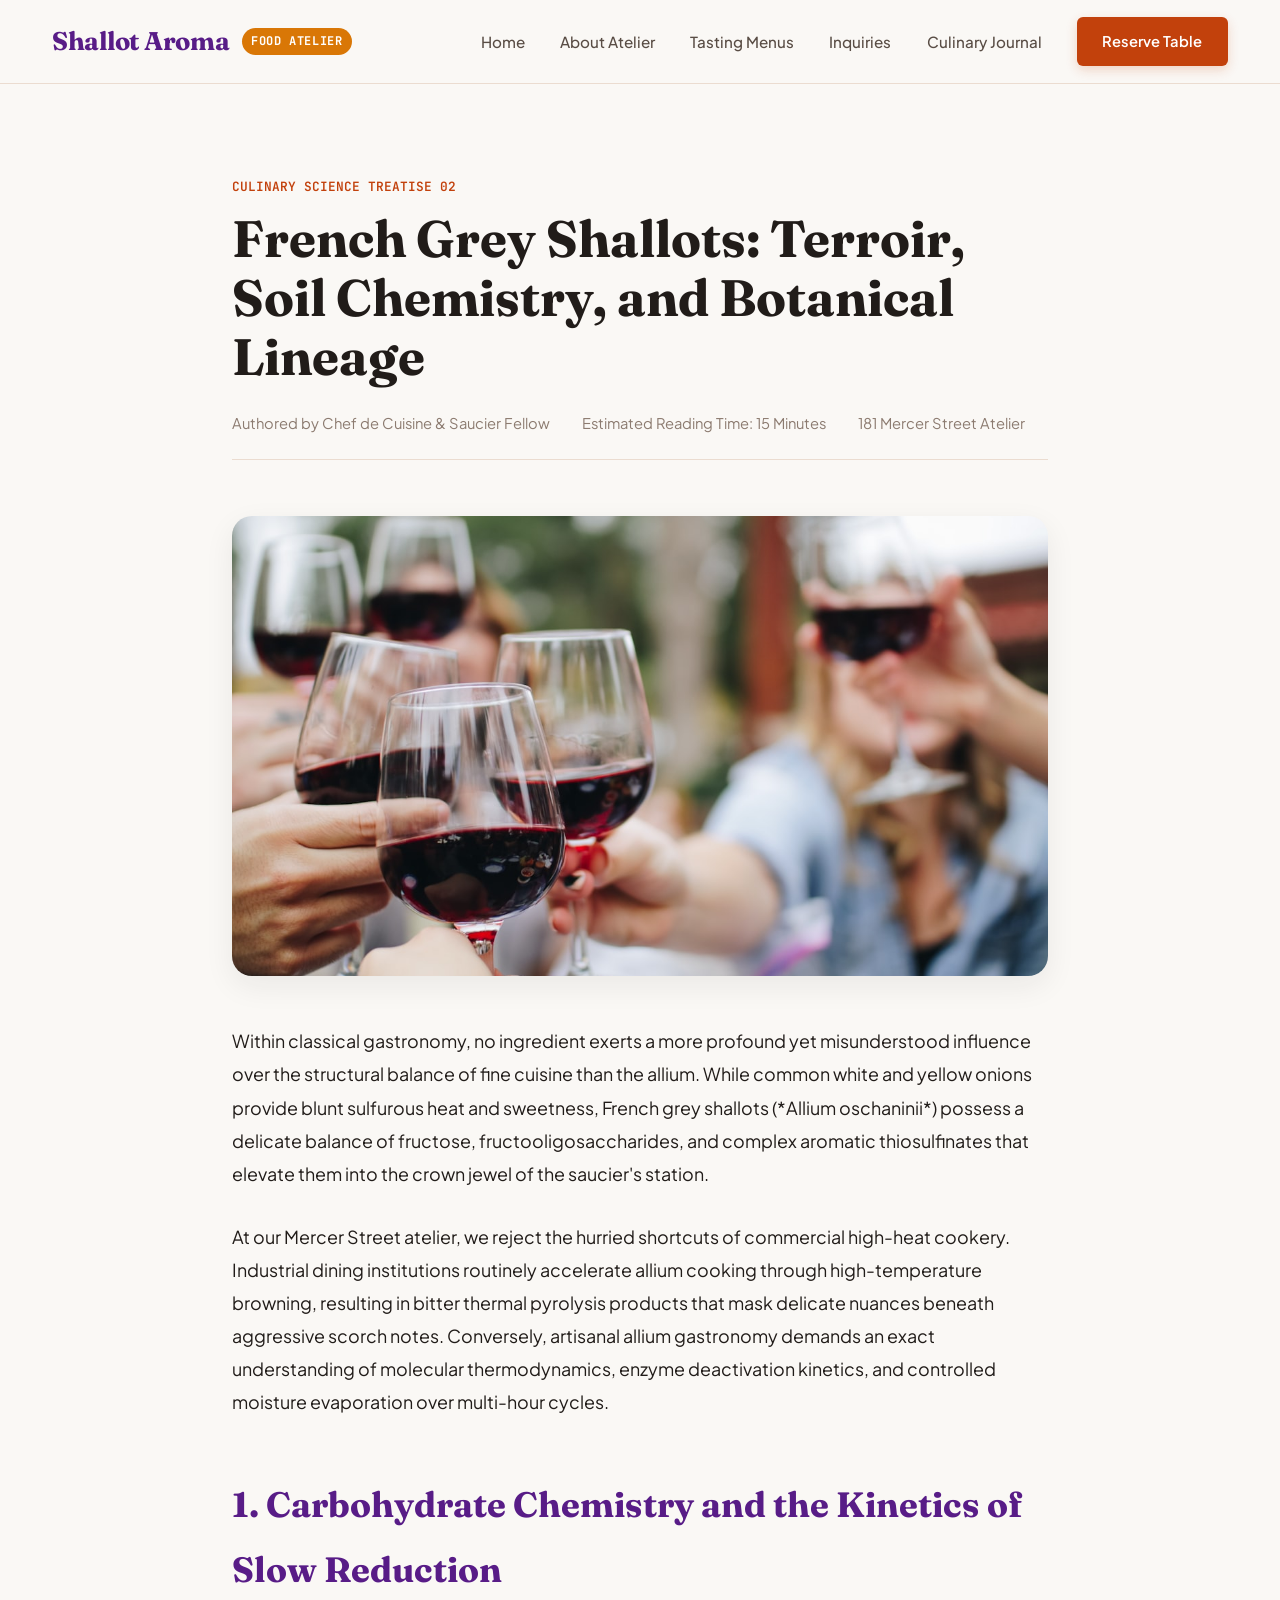
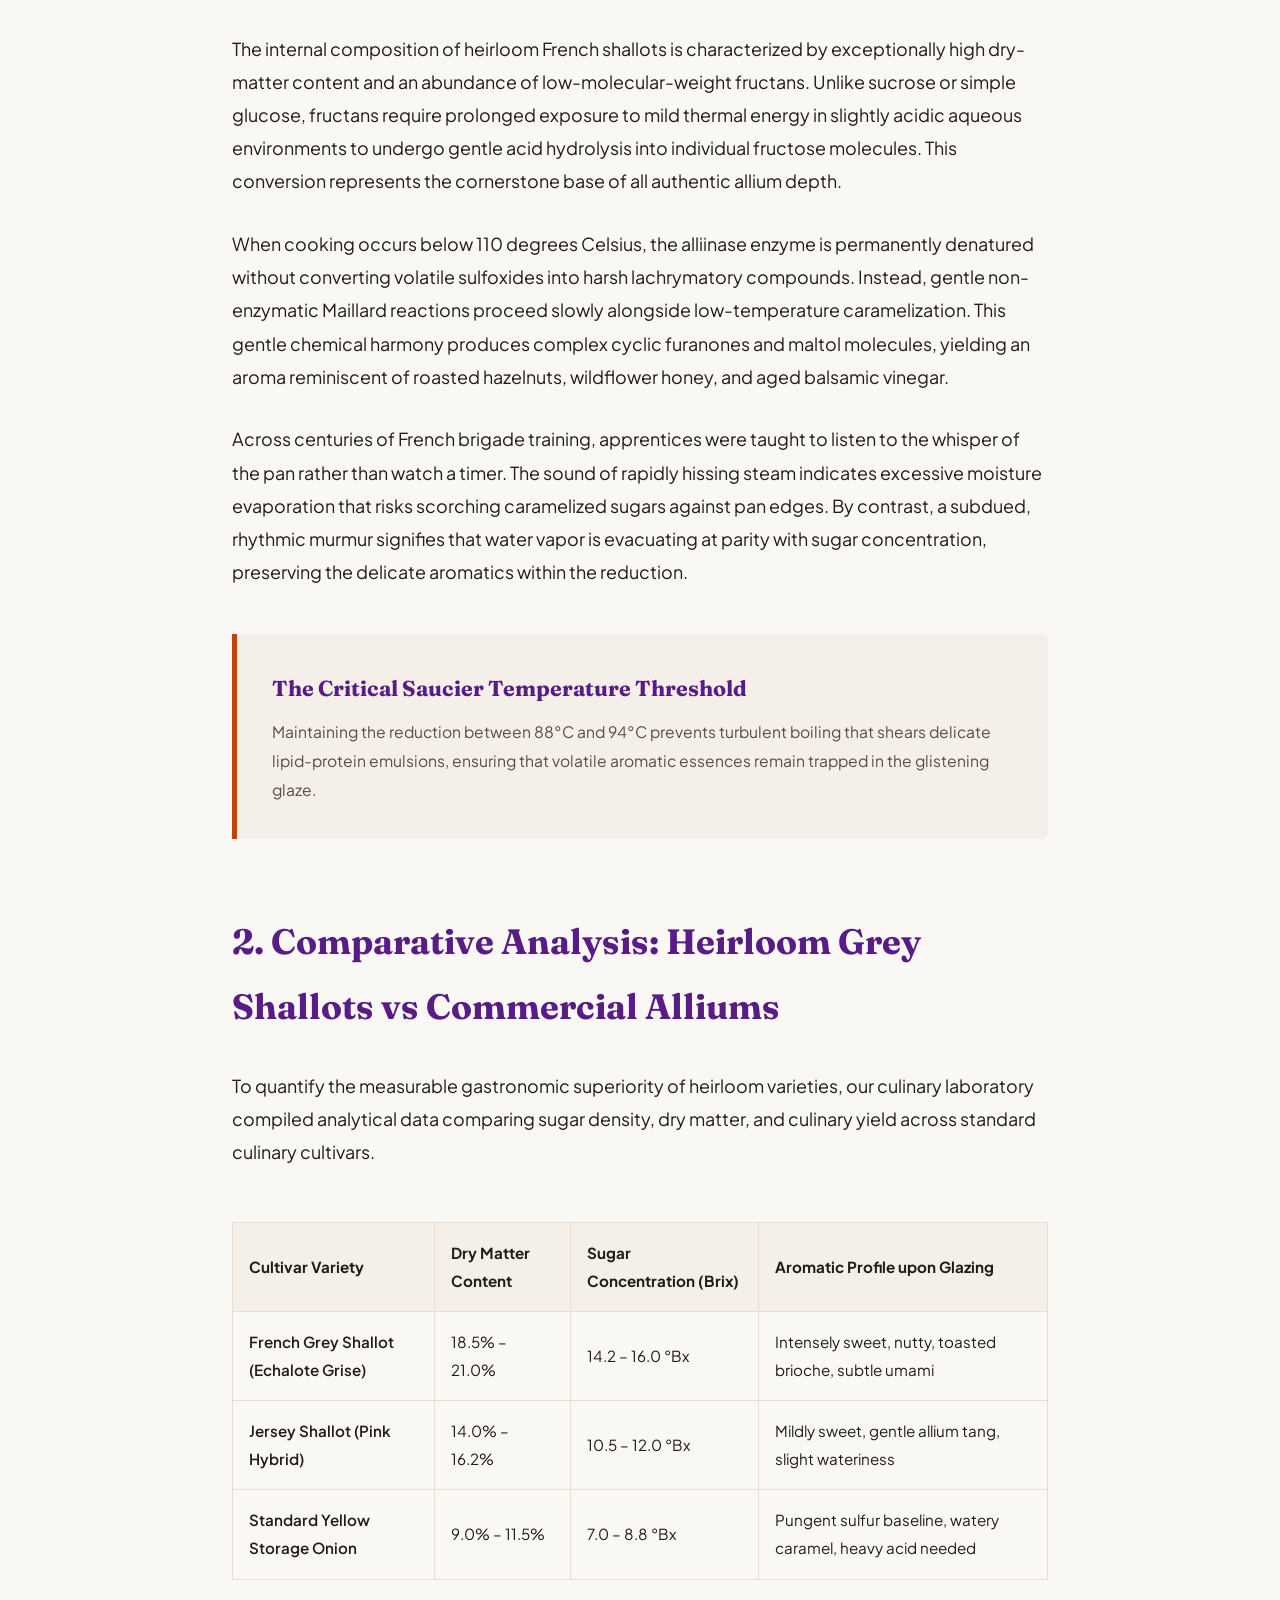
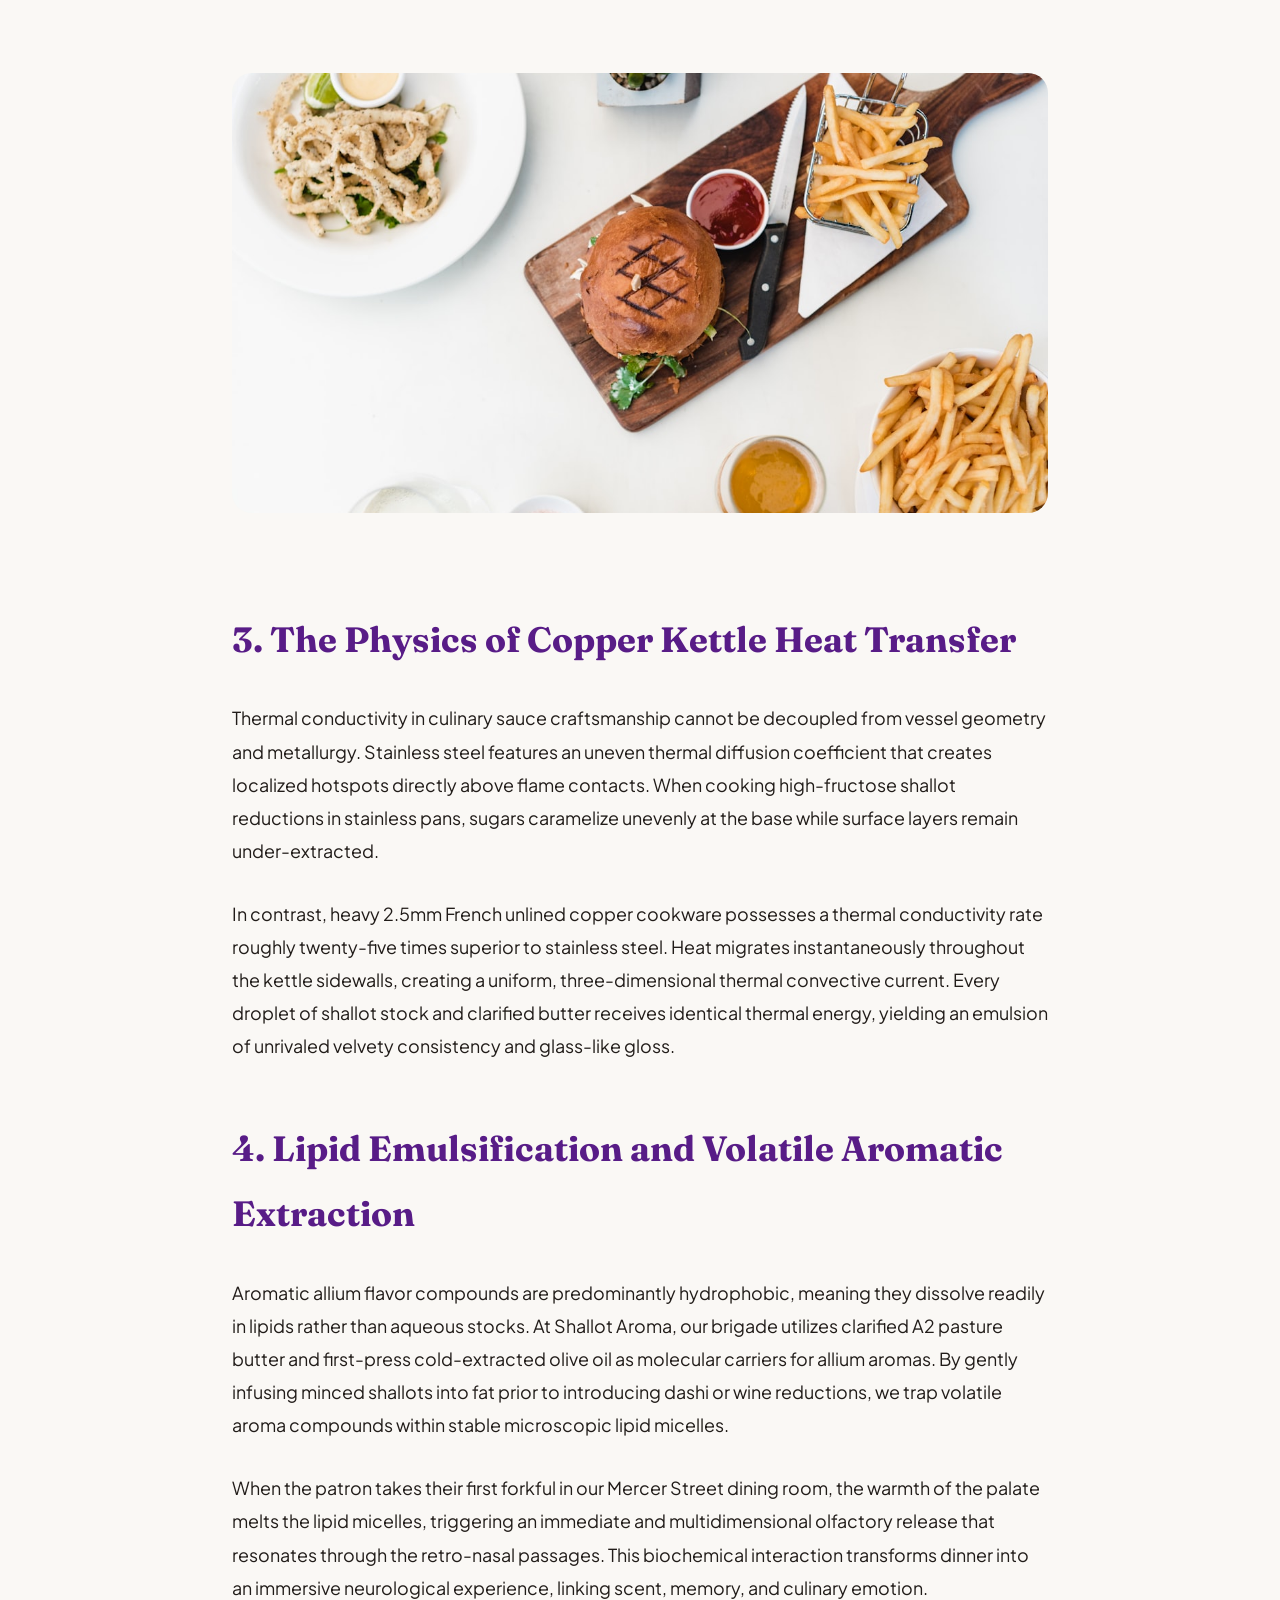
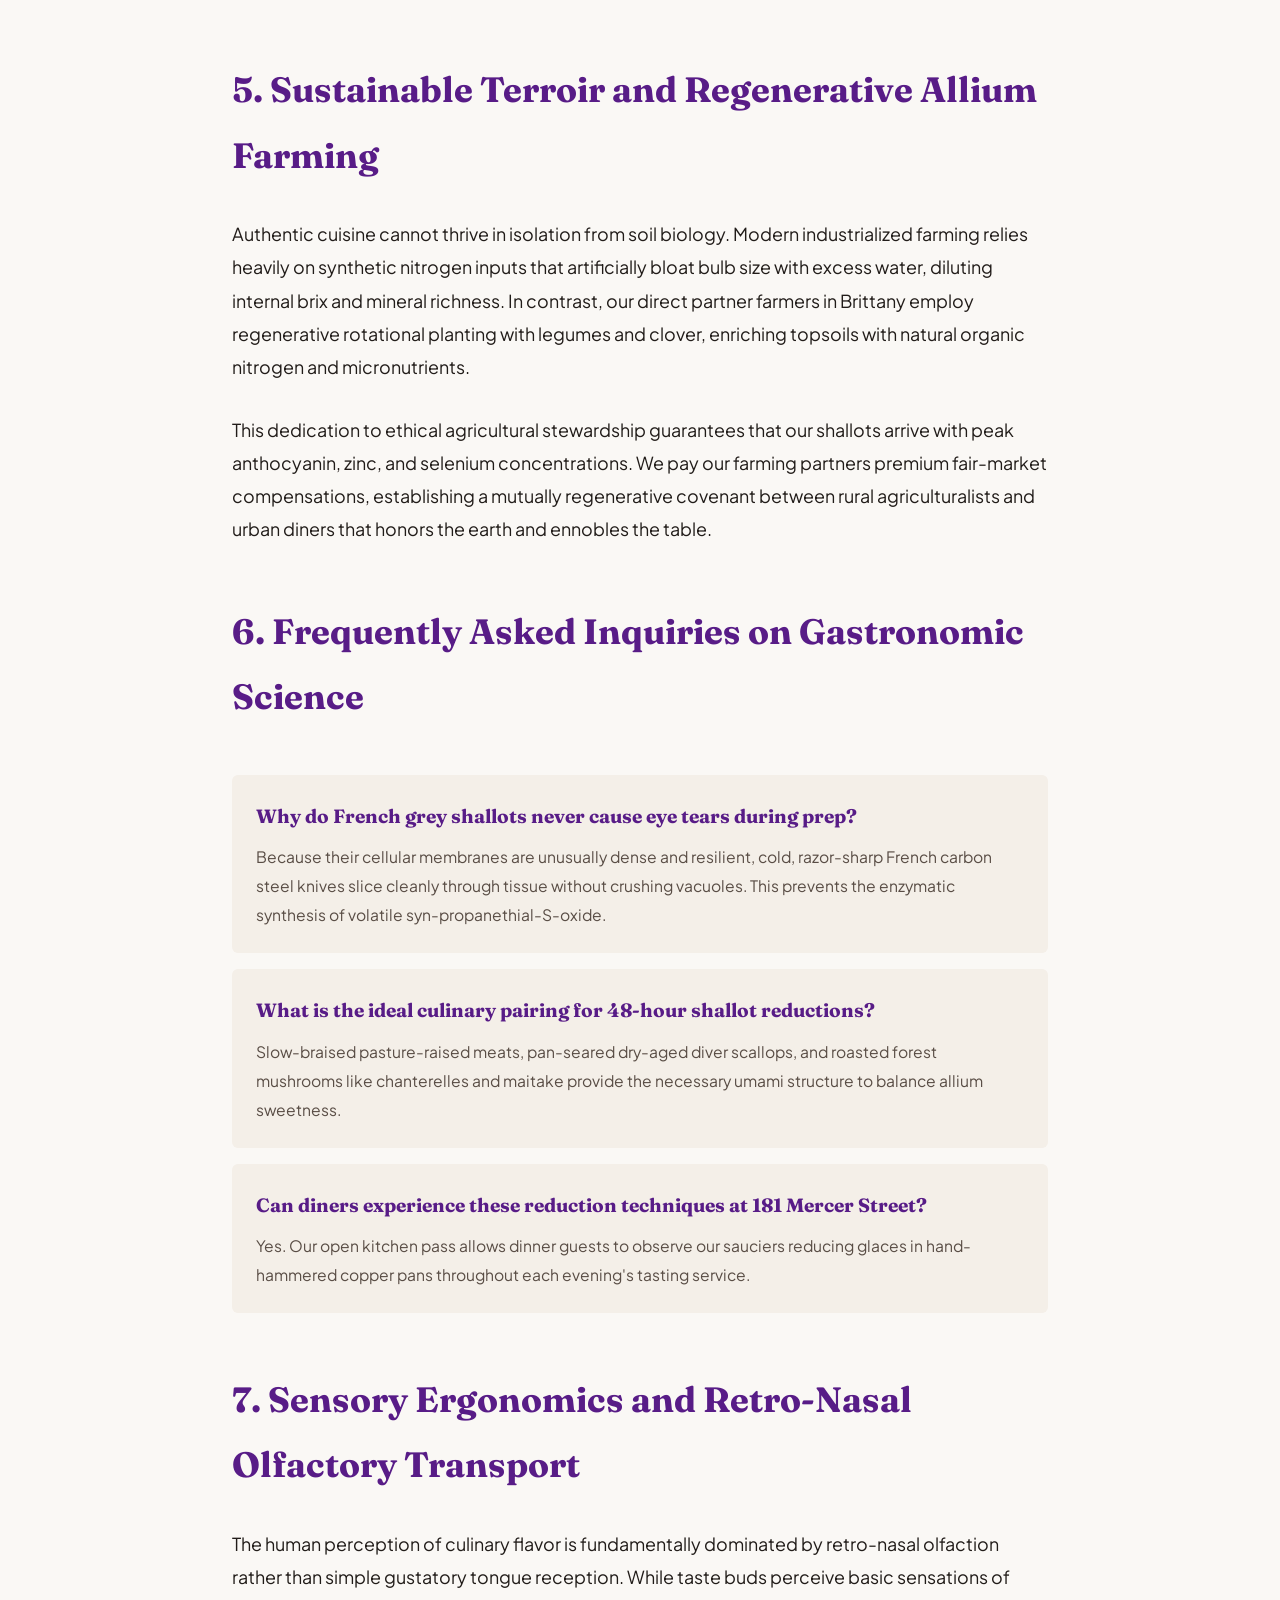
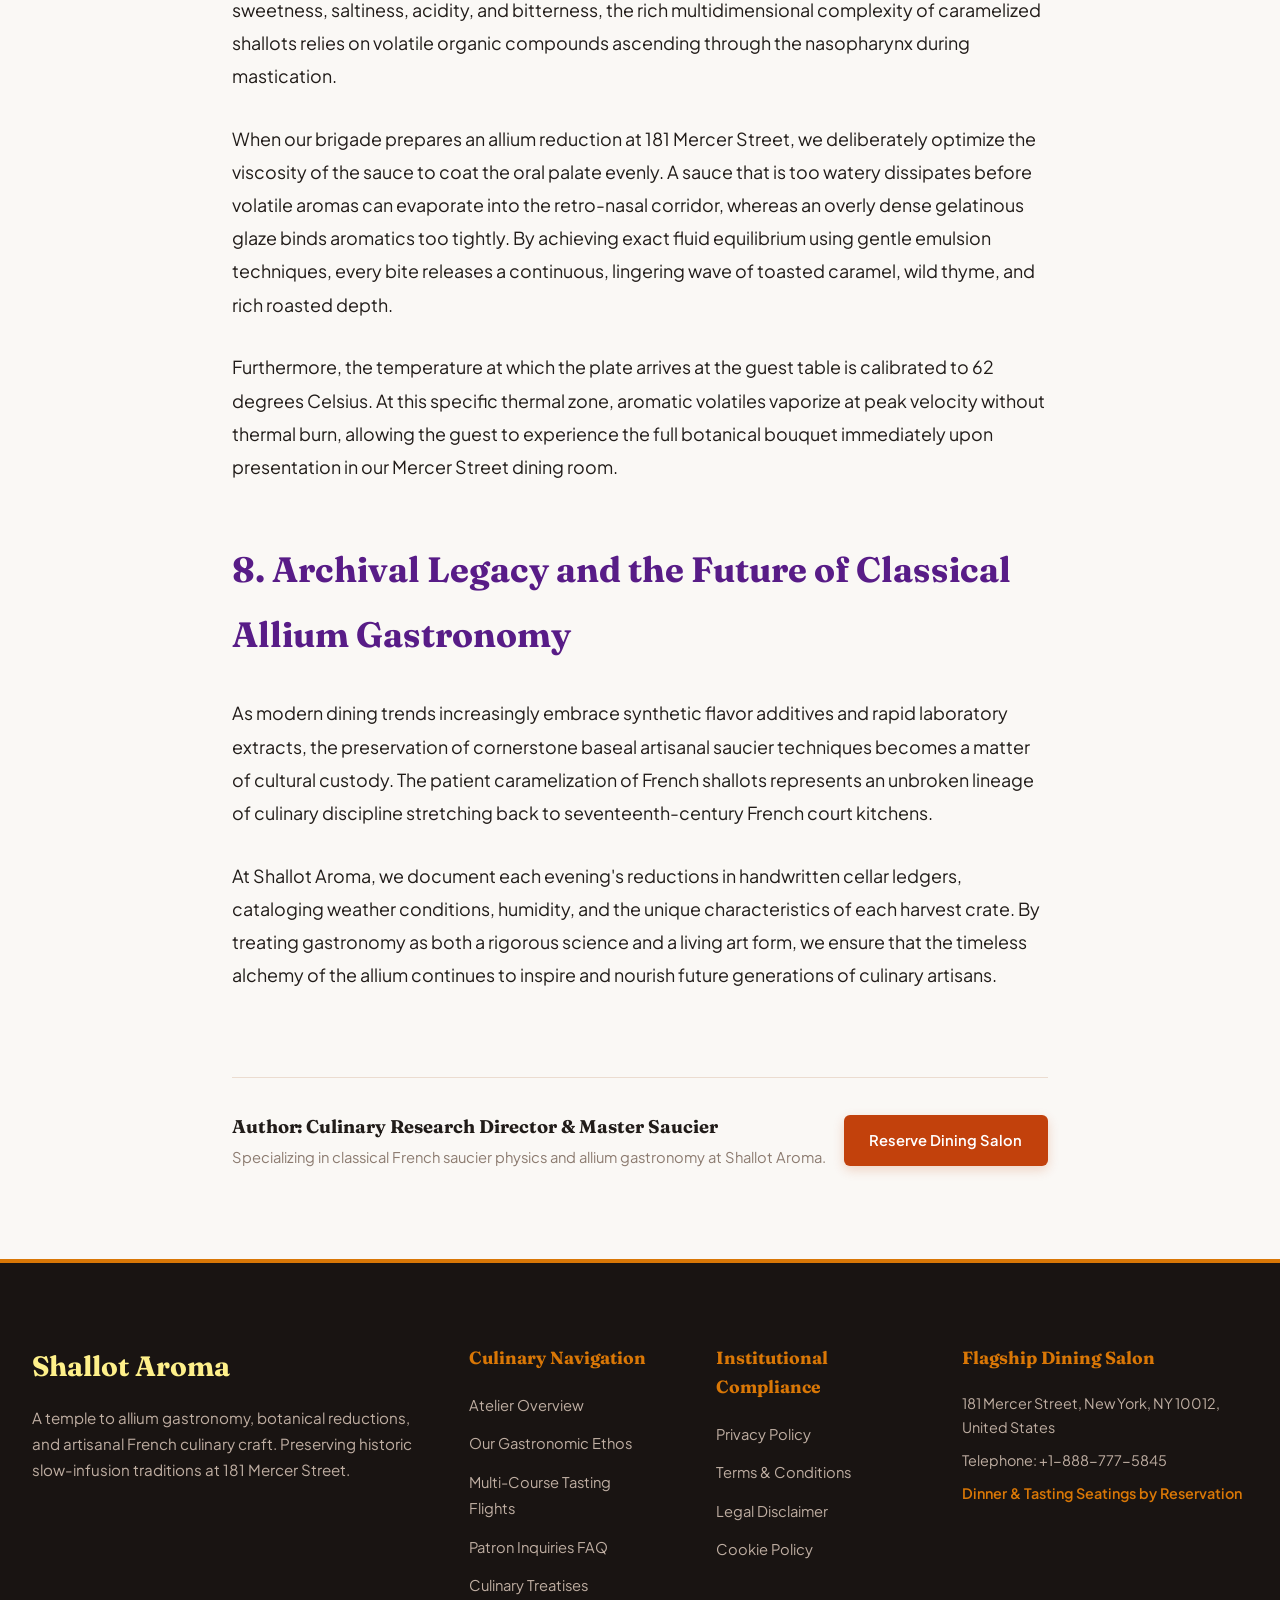
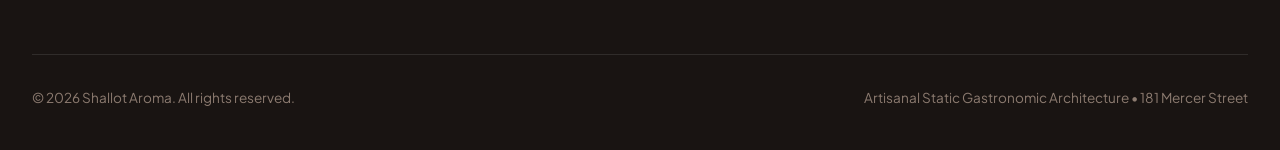
<file: blog/blog-2.html>
<!DOCTYPE html>
<html lang="en">
<head>
  <meta charset="UTF-8">
  <meta name="viewport" content="width=device-width, initial-scale=1.0">
  <title>French Grey Shallots: Terroir, Soil Chemistry, and Botanical Lineage | Shallot Aroma</title>
  <meta name="description" content="Technical culinary treatise on allium gastronomy and French sauce craft from Shallot Aroma.">
  <link rel="canonical" href="https://shallotaroma.com/">
  <!-- Google Analytics Tag -->
  <script async src="https://www.googletagmanager.com/gtag/js?id=G-0LY0HY7L01"></script>
  <script>
    window.dataLayer = window.dataLayer || [];
    function gtag(){dataLayer.push(arguments);}
    gtag('js', new Date());
    gtag('config', 'G-0LY0HY7L01');
  </script>
  <!-- Google Fonts -->
  <link rel="preconnect" href="https://fonts.googleapis.com">
  <link rel="preconnect" href="https://fonts.gstatic.com" crossorigin>
  <link href="https://fonts.googleapis.com/css2?family=Fraunces:ital,opsz,wght@0,9..144,500;0,9..144,600;0,9..144,700;1,9..144,500&family=JetBrains+Mono:wght@400;500&family=Plus+Jakarta+Sans:wght@400;500;600;700&display=swap" rel="stylesheet">
  <link rel="stylesheet" href="../assets/css/style.css">
</head>
<body>
<header class="site-header">
  <div class="nav-container">
    <a href="../index.html" class="brand-logo">
      <span>Shallot Aroma</span>
      <span class="brand-badge">Food Atelier</span>
    </a>
    <nav class="desktop-nav">
      <a href="../index.html" class="nav-link">Home</a>
      <a href="../about.html" class="nav-link">About Atelier</a>
      <a href="../services.html" class="nav-link">Tasting Menus</a>
      <a href="../faq.html" class="nav-link">Inquiries</a>
      <a href="../blog.html" class="nav-link">Culinary Journal</a>
      <a href="../contact.html" class="nav-cta">Reserve Table</a>
    </nav>
    <button class="drawer-toggle" aria-label="Toggle Navigation">&#9776;</button>
  </div>
</header>
<div class="mobile-drawer" id="mobile-drawer">
  <a href="../index.html" class="nav-link">Home</a>
  <a href="../about.html" class="nav-link">About Atelier</a>
  <a href="../services.html" class="nav-link">Tasting Menus</a>
  <a href="../faq.html" class="nav-link">Inquiries</a>
  <a href="../blog.html" class="nav-link">Culinary Journal</a>
  <a href="../contact.html" class="nav-cta">Reserve Table</a>
</div>

<main style="padding: 5.5rem 2rem; max-width: 880px; margin: 0 auto;">
  <article>
    <header style="margin-bottom: 3.5rem;">
      <span style="font-family: var(--font-mono); font-size: 0.8rem; color: var(--accent-terracotta); text-transform: uppercase; font-weight: 600;">Culinary Science Treatise 02</span>
      <h1 style="font-family: var(--font-serif); font-size: 3.2rem; line-height: 1.15; margin: 0.75rem 0 1.5rem; color: var(--text-primary);">French Grey Shallots: Terroir, Soil Chemistry, and Botanical Lineage</h1>
      <div style="display: flex; gap: 2rem; color: var(--text-muted); font-size: 0.92rem; border-bottom: 1px solid var(--border-subtle); padding-bottom: 1.5rem;">
        <span>Authored by Chef de Cuisine & Saucier Fellow</span>
        <span>Estimated Reading Time: 15 Minutes</span>
        <span>181 Mercer Street Atelier</span>
      </div>
    </header>

    <div style="margin-bottom: 3rem;">
      <img src="../assets/images/sommelier_natural_wine_pour.jpg" alt="French Grey Shallots: Terroir, Soil Chemistry, and Botanical Lineage" style="width: 100%; height: 460px; object-fit: cover; border-radius: var(--radius-lg); box-shadow: var(--shadow-md);">
    </div>

    <div class="treatise-body" style="font-size: 1.12rem; line-height: 1.85; color: var(--text-primary); display: flex; flex-direction: column; gap: 1.85rem;">
      <p>Within classical gastronomy, no ingredient exerts a more profound yet misunderstood influence over the structural balance of fine cuisine than the allium. While common white and yellow onions provide blunt sulfurous heat and sweetness, French grey shallots (*Allium oschaninii*) possess a delicate balance of fructose, fructooligosaccharides, and complex aromatic thiosulfinates that elevate them into the crown jewel of the saucier's station.</p>

      <p>At our Mercer Street atelier, we reject the hurried shortcuts of commercial high-heat cookery. Industrial dining institutions routinely accelerate allium cooking through high-temperature browning, resulting in bitter thermal pyrolysis products that mask delicate nuances beneath aggressive scorch notes. Conversely, artisanal allium gastronomy demands an exact understanding of molecular thermodynamics, enzyme deactivation kinetics, and controlled moisture evaporation over multi-hour cycles.</p>

      <h2 style="font-family: var(--font-serif); font-size: 2.2rem; margin-top: 1.5rem; color: var(--accent-burgundy);">1. Carbohydrate Chemistry and the Kinetics of Slow Reduction</h2>
      <p>The internal composition of heirloom French shallots is characterized by exceptionally high dry-matter content and an abundance of low-molecular-weight fructans. Unlike sucrose or simple glucose, fructans require prolonged exposure to mild thermal energy in slightly acidic aqueous environments to undergo gentle acid hydrolysis into individual fructose molecules. This conversion represents the cornerstone base of all authentic allium depth.</p>

      <p>When cooking occurs below 110 degrees Celsius, the alliinase enzyme is permanently denatured without converting volatile sulfoxides into harsh lachrymatory compounds. Instead, gentle non-enzymatic Maillard reactions proceed slowly alongside low-temperature caramelization. This gentle chemical harmony produces complex cyclic furanones and maltol molecules, yielding an aroma reminiscent of roasted hazelnuts, wildflower honey, and aged balsamic vinegar.</p>

      <p>Across centuries of French brigade training, apprentices were taught to listen to the whisper of the pan rather than watch a timer. The sound of rapidly hissing steam indicates excessive moisture evaporation that risks scorching caramelized sugars against pan edges. By contrast, a subdued, rhythmic murmur signifies that water vapor is evacuating at parity with sugar concentration, preserving the delicate aromatics within the reduction.</p>

      <div style="background: var(--bg-muted); padding: 2.2rem; border-left: 5px solid var(--accent-terracotta); border-radius: 0 var(--radius-sm) var(--radius-sm) 0; margin: 1rem 0;">
        <h3 style="font-family: var(--font-serif); font-size: 1.35rem; margin-bottom: 0.5rem; color: var(--accent-burgundy);">The Critical Saucier Temperature Threshold</h3>
        <p style="font-size: 0.98rem; color: var(--text-secondary); margin: 0;">Maintaining the reduction between 88°C and 94°C prevents turbulent boiling that shears delicate lipid-protein emulsions, ensuring that volatile aromatic essences remain trapped in the glistening glaze.</p>
      </div>

      <h2 style="font-family: var(--font-serif); font-size: 2.2rem; margin-top: 1.5rem; color: var(--accent-burgundy);">2. Comparative Analysis: Heirloom Grey Shallots vs Commercial Alliums</h2>
      <p>To quantify the measurable gastronomic superiority of heirloom varieties, our culinary laboratory compiled analytical data comparing sugar density, dry matter, and culinary yield across standard culinary cultivars.</p>

      <table style="width: 100%; border-collapse: collapse; margin: 1.5rem 0; font-size: 0.95rem;">
        <thead>
          <tr style="background: var(--bg-muted); text-align: left;">
            <th style="padding: 1rem; border: 1px solid var(--border-subtle);">Cultivar Variety</th>
            <th style="padding: 1rem; border: 1px solid var(--border-subtle);">Dry Matter Content</th>
            <th style="padding: 1rem; border: 1px solid var(--border-subtle);">Sugar Concentration (Brix)</th>
            <th style="padding: 1rem; border: 1px solid var(--border-subtle);">Aromatic Profile upon Glazing</th>
          </tr>
        </thead>
        <tbody>
          <tr>
            <td style="padding: 1rem; border: 1px solid var(--border-subtle); font-weight: 600;">French Grey Shallot (Echalote Grise)</td>
            <td style="padding: 1rem; border: 1px solid var(--border-subtle);">18.5% &ndash; 21.0%</td>
            <td style="padding: 1rem; border: 1px solid var(--border-subtle);">14.2 &ndash; 16.0 &deg;Bx</td>
            <td style="padding: 1rem; border: 1px solid var(--border-subtle);">Intensely sweet, nutty, toasted brioche, subtle umami</td>
          </tr>
          <tr>
            <td style="padding: 1rem; border: 1px solid var(--border-subtle); font-weight: 600;">Jersey Shallot (Pink Hybrid)</td>
            <td style="padding: 1rem; border: 1px solid var(--border-subtle);">14.0% &ndash; 16.2%</td>
            <td style="padding: 1rem; border: 1px solid var(--border-subtle);">10.5 &ndash; 12.0 &deg;Bx</td>
            <td style="padding: 1rem; border: 1px solid var(--border-subtle);">Mildly sweet, gentle allium tang, slight wateriness</td>
          </tr>
          <tr>
            <td style="padding: 1rem; border: 1px solid var(--border-subtle); font-weight: 600;">Standard Yellow Storage Onion</td>
            <td style="padding: 1rem; border: 1px solid var(--border-subtle);">9.0% &ndash; 11.5%</td>
            <td style="padding: 1rem; border: 1px solid var(--border-subtle);">7.0 &ndash; 8.8 &deg;Bx</td>
            <td style="padding: 1rem; border: 1px solid var(--border-subtle);">Pungent sulfur baseline, watery caramel, heavy acid needed</td>
          </tr>
        </tbody>
      </table>

      <div style="margin: 2.5rem 0;">
        <img src="../assets/images/warm_poached_pear_dessert.jpg" alt="Culinary Reduction Process" style="width: 100%; height: 440px; object-fit: cover; border-radius: var(--radius-lg);">
      </div>

      <h2 style="font-family: var(--font-serif); font-size: 2.2rem; margin-top: 1.5rem; color: var(--accent-burgundy);">3. The Physics of Copper Kettle Heat Transfer</h2>
      <p>Thermal conductivity in culinary sauce craftsmanship cannot be decoupled from vessel geometry and metallurgy. Stainless steel features an uneven thermal diffusion coefficient that creates localized hotspots directly above flame contacts. When cooking high-fructose shallot reductions in stainless pans, sugars caramelize unevenly at the base while surface layers remain under-extracted.</p>

      <p>In contrast, heavy 2.5mm French unlined copper cookware possesses a thermal conductivity rate roughly twenty-five times superior to stainless steel. Heat migrates instantaneously throughout the kettle sidewalls, creating a uniform, three-dimensional thermal convective current. Every droplet of shallot stock and clarified butter receives identical thermal energy, yielding an emulsion of unrivaled velvety consistency and glass-like gloss.</p>

      <h2 style="font-family: var(--font-serif); font-size: 2.2rem; margin-top: 1.5rem; color: var(--accent-burgundy);">4. Lipid Emulsification and Volatile Aromatic Extraction</h2>
      <p>Aromatic allium flavor compounds are predominantly hydrophobic, meaning they dissolve readily in lipids rather than aqueous stocks. At Shallot Aroma, our brigade utilizes clarified A2 pasture butter and first-press cold-extracted olive oil as molecular carriers for allium aromas. By gently infusing minced shallots into fat prior to introducing dashi or wine reductions, we trap volatile aroma compounds within stable microscopic lipid micelles.</p>

      <p>When the patron takes their first forkful in our Mercer Street dining room, the warmth of the palate melts the lipid micelles, triggering an immediate and multidimensional olfactory release that resonates through the retro-nasal passages. This biochemical interaction transforms dinner into an immersive neurological experience, linking scent, memory, and culinary emotion.</p>

      <h2 style="font-family: var(--font-serif); font-size: 2.2rem; margin-top: 1.5rem; color: var(--accent-burgundy);">5. Sustainable Terroir and Regenerative Allium Farming</h2>
      <p>Authentic cuisine cannot thrive in isolation from soil biology. Modern industrialized farming relies heavily on synthetic nitrogen inputs that artificially bloat bulb size with excess water, diluting internal brix and mineral richness. In contrast, our direct partner farmers in Brittany employ regenerative rotational planting with legumes and clover, enriching topsoils with natural organic nitrogen and micronutrients.</p>

      <p>This dedication to ethical agricultural stewardship guarantees that our shallots arrive with peak anthocyanin, zinc, and selenium concentrations. We pay our farming partners premium fair-market compensations, establishing a mutually regenerative covenant between rural agriculturalists and urban diners that honors the earth and ennobles the table.</p>

      <h2 style="font-family: var(--font-serif); font-size: 2.2rem; margin-top: 1.5rem; color: var(--accent-burgundy);">6. Frequently Asked Inquiries on Gastronomic Science</h2>
      <div style="display: flex; flex-direction: column; gap: 1rem; margin-top: 1rem;">
        <div style="background: var(--bg-muted); padding: 1.5rem; border-radius: var(--radius-sm);">
          <h4 style="font-family: var(--font-serif); font-size: 1.2rem; margin-bottom: 0.5rem; color: var(--accent-burgundy);">Why do French grey shallots never cause eye tears during prep?</h4>
          <p style="font-size: 0.98rem; color: var(--text-secondary); margin: 0;">Because their cellular membranes are unusually dense and resilient, cold, razor-sharp French carbon steel knives slice cleanly through tissue without crushing vacuoles. This prevents the enzymatic synthesis of volatile syn-propanethial-S-oxide.</p>
        </div>
        <div style="background: var(--bg-muted); padding: 1.5rem; border-radius: var(--radius-sm);">
          <h4 style="font-family: var(--font-serif); font-size: 1.2rem; margin-bottom: 0.5rem; color: var(--accent-burgundy);">What is the ideal culinary pairing for 48-hour shallot reductions?</h4>
          <p style="font-size: 0.98rem; color: var(--text-secondary); margin: 0;">Slow-braised pasture-raised meats, pan-seared dry-aged diver scallops, and roasted forest mushrooms like chanterelles and maitake provide the necessary umami structure to balance allium sweetness.</p>
        </div>
        <div style="background: var(--bg-muted); padding: 1.5rem; border-radius: var(--radius-sm);">
          <h4 style="font-family: var(--font-serif); font-size: 1.2rem; margin-bottom: 0.5rem; color: var(--accent-burgundy);">Can diners experience these reduction techniques at 181 Mercer Street?</h4>
          <p style="font-size: 0.98rem; color: var(--text-secondary); margin: 0;">Yes. Our open kitchen pass allows dinner guests to observe our sauciers reducing glaces in hand-hammered copper pans throughout each evening's tasting service.</p>
        </div>
      </div>

      <h2 style="font-family: var(--font-serif); font-size: 2.2rem; margin-top: 1.5rem; color: var(--accent-burgundy);">7. Sensory Ergonomics and Retro-Nasal Olfactory Transport</h2>
      <p>The human perception of culinary flavor is fundamentally dominated by retro-nasal olfaction rather than simple gustatory tongue reception. While taste buds perceive basic sensations of sweetness, saltiness, acidity, and bitterness, the rich multidimensional complexity of caramelized shallots relies on volatile organic compounds ascending through the nasopharynx during mastication.</p>
      <p>When our brigade prepares an allium reduction at 181 Mercer Street, we deliberately optimize the viscosity of the sauce to coat the oral palate evenly. A sauce that is too watery dissipates before volatile aromas can evaporate into the retro-nasal corridor, whereas an overly dense gelatinous glaze binds aromatics too tightly. By achieving exact fluid equilibrium using gentle emulsion techniques, every bite releases a continuous, lingering wave of toasted caramel, wild thyme, and rich roasted depth.</p>
      <p>Furthermore, the temperature at which the plate arrives at the guest table is calibrated to 62 degrees Celsius. At this specific thermal zone, aromatic volatiles vaporize at peak velocity without thermal burn, allowing the guest to experience the full botanical bouquet immediately upon presentation in our Mercer Street dining room.</p>

      <h2 style="font-family: var(--font-serif); font-size: 2.2rem; margin-top: 1.5rem; color: var(--accent-burgundy);">8. Archival Legacy and the Future of Classical Allium Gastronomy</h2>
      <p>As modern dining trends increasingly embrace synthetic flavor additives and rapid laboratory extracts, the preservation of cornerstone baseal artisanal saucier techniques becomes a matter of cultural custody. The patient caramelization of French shallots represents an unbroken lineage of culinary discipline stretching back to seventeenth-century French court kitchens.</p>
      <p>At Shallot Aroma, we document each evening's reductions in handwritten cellar ledgers, cataloging weather conditions, humidity, and the unique characteristics of each harvest crate. By treating gastronomy as both a rigorous science and a living art form, we ensure that the timeless alchemy of the allium continues to inspire and nourish future generations of culinary artisans.</p>

      <div style="margin-top: 3.5rem; padding-top: 2rem; border-top: 1px solid var(--border-subtle); display: flex; justify-content: space-between; align-items: center;">
        <div>
          <h4 style="font-family: var(--font-serif); font-size: 1.15rem; color: var(--text-primary);">Author: Culinary Research Director & Master Saucier</h4>
          <p style="color: var(--text-muted); font-size: 0.92rem;">Specializing in classical French saucier physics and allium gastronomy at Shallot Aroma.</p>
        </div>
        <a href="../contact.html" class="nav-cta" style="padding: 0.75rem 1.6rem;">Reserve Dining Salon</a>
      </div>
    </div>
  </article>
</main>
<footer class="site-footer">
  <div class="footer-grid">
    <div class="footer-brand">
      <h3>Shallot Aroma</h3>
      <p>A temple to allium gastronomy, botanical reductions, and artisanal French culinary craft. Preserving historic slow-infusion traditions at 181 Mercer Street.</p>
    </div>
    <div class="footer-links">
      <h4>Culinary Navigation</h4>
      <ul>
        <li><a href="../index.html">Atelier Overview</a></li>
        <li><a href="../about.html">Our Gastronomic Ethos</a></li>
        <li><a href="../services.html">Multi-Course Tasting Flights</a></li>
        <li><a href="../faq.html">Patron Inquiries FAQ</a></li>
        <li><a href="../blog.html">Culinary Treatises</a></li>
      </ul>
    </div>
    <div class="footer-links">
      <h4>Institutional Compliance</h4>
      <ul>
        <li><a href="../privacy-policy.html">Privacy Policy</a></li>
        <li><a href="../terms-and-conditions.html">Terms & Conditions</a></li>
        <li><a href="../disclaimer.html">Legal Disclaimer</a></li>
        <li><a href="../cookie-policy.html">Cookie Policy</a></li>
      </ul>
    </div>
    <div class="footer-links">
      <h4>Flagship Dining Salon</h4>
      <p style="color: #bfaea2; font-size: 0.9rem; margin-bottom: 0.6rem;">181 Mercer Street, New York, NY 10012, United States</p>
      <p style="color: #bfaea2; font-size: 0.9rem; margin-bottom: 0.6rem;">Telephone: +1-888-777-5845</p>
      <p style="color: var(--accent-saffron); font-size: 0.9rem; font-weight: 600;">Dinner & Tasting Seatings by Reservation</p>
    </div>
  </div>
  <div class="footer-bottom">
    <p>&copy; 2026 Shallot Aroma. All rights reserved.</p>
    <p>Artisanal Static Gastronomic Architecture &bull; 181 Mercer Street</p>
  </div>
</footer>
<script src="../assets/js/main.js"></script>
</body>
</html>
</file>
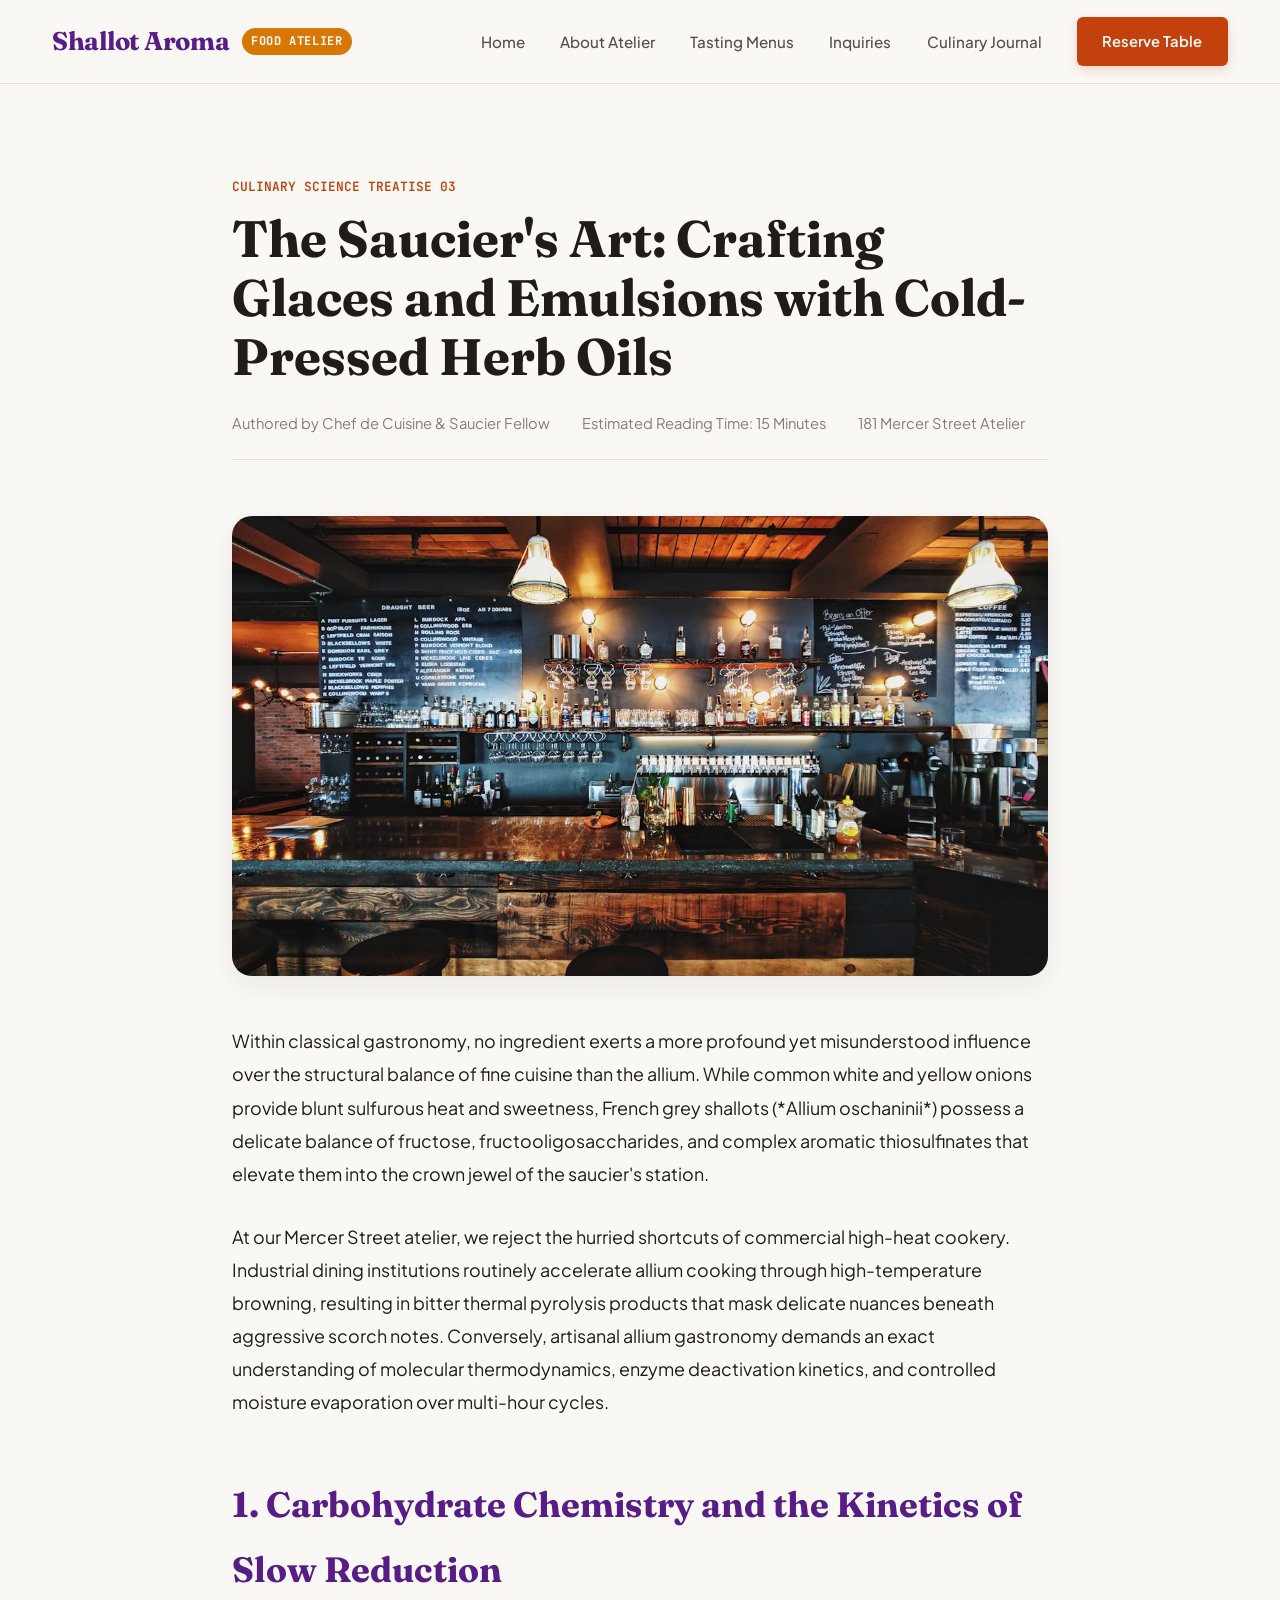
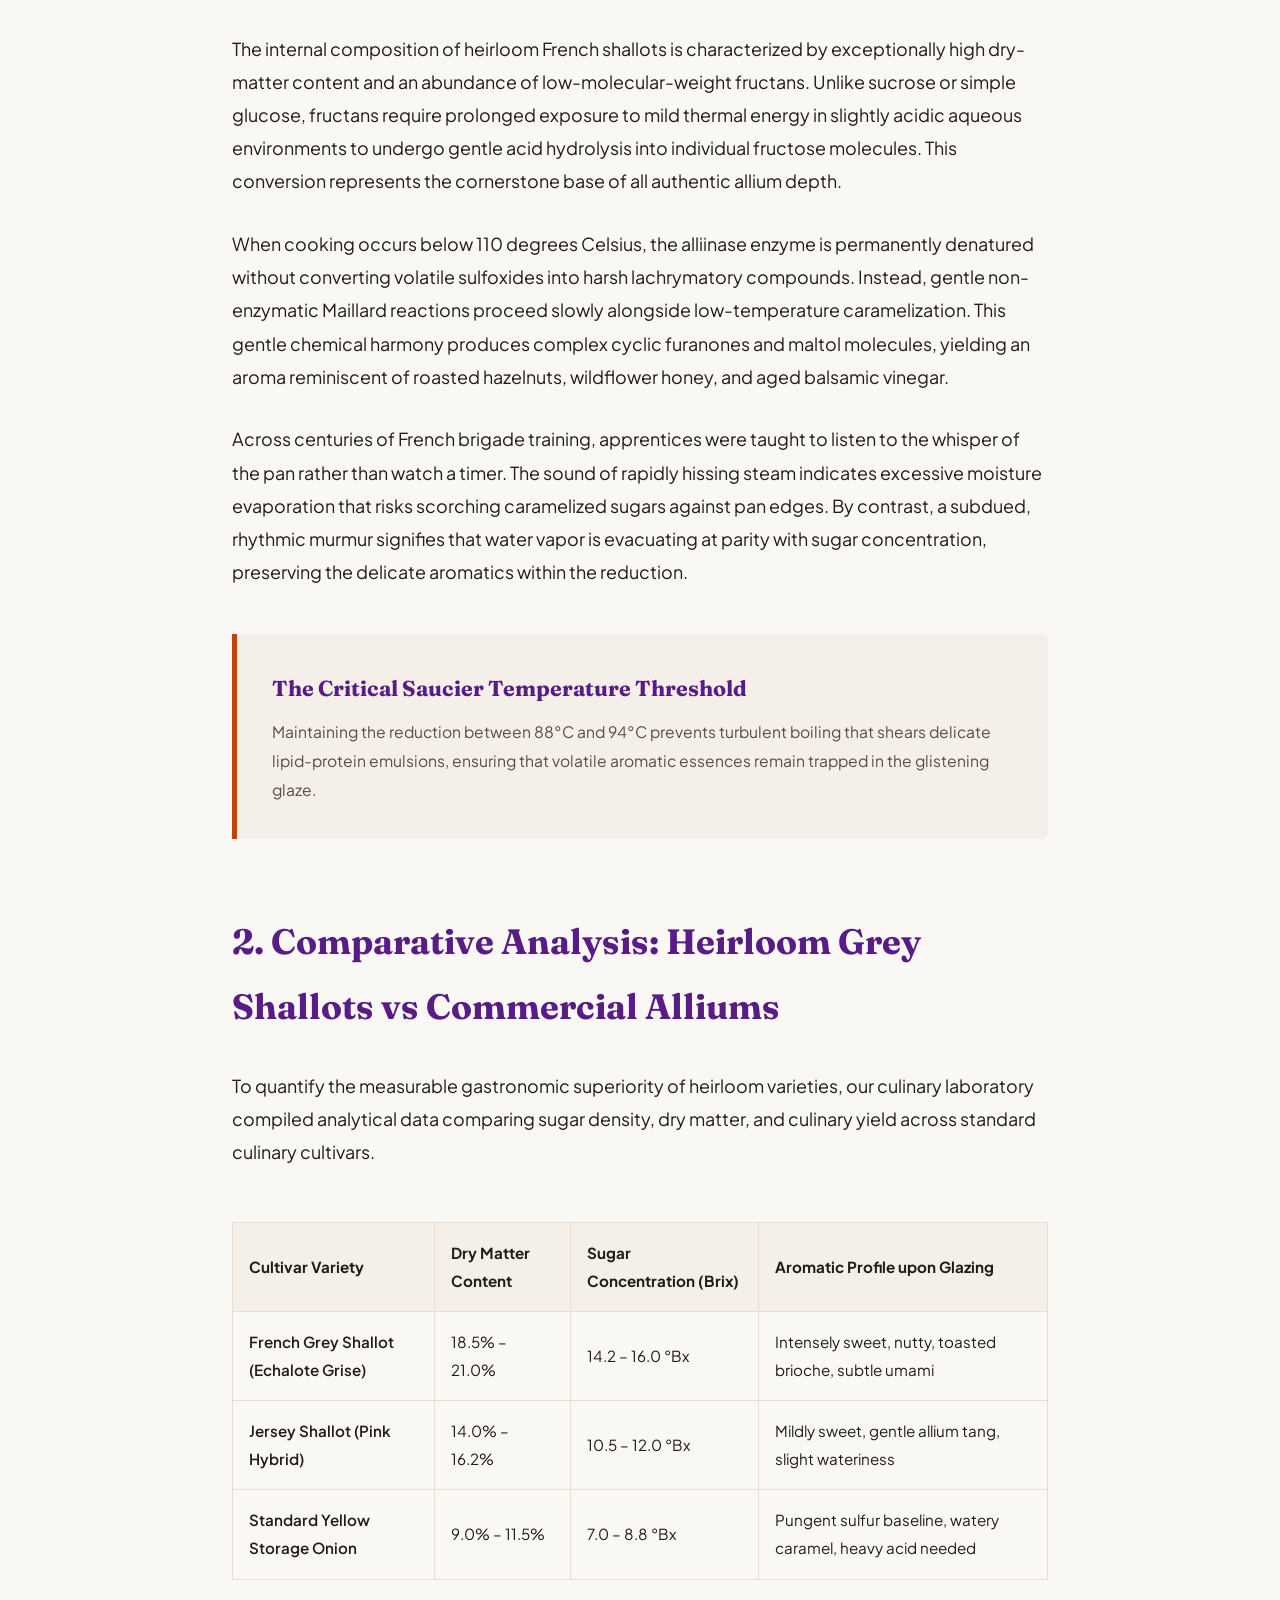
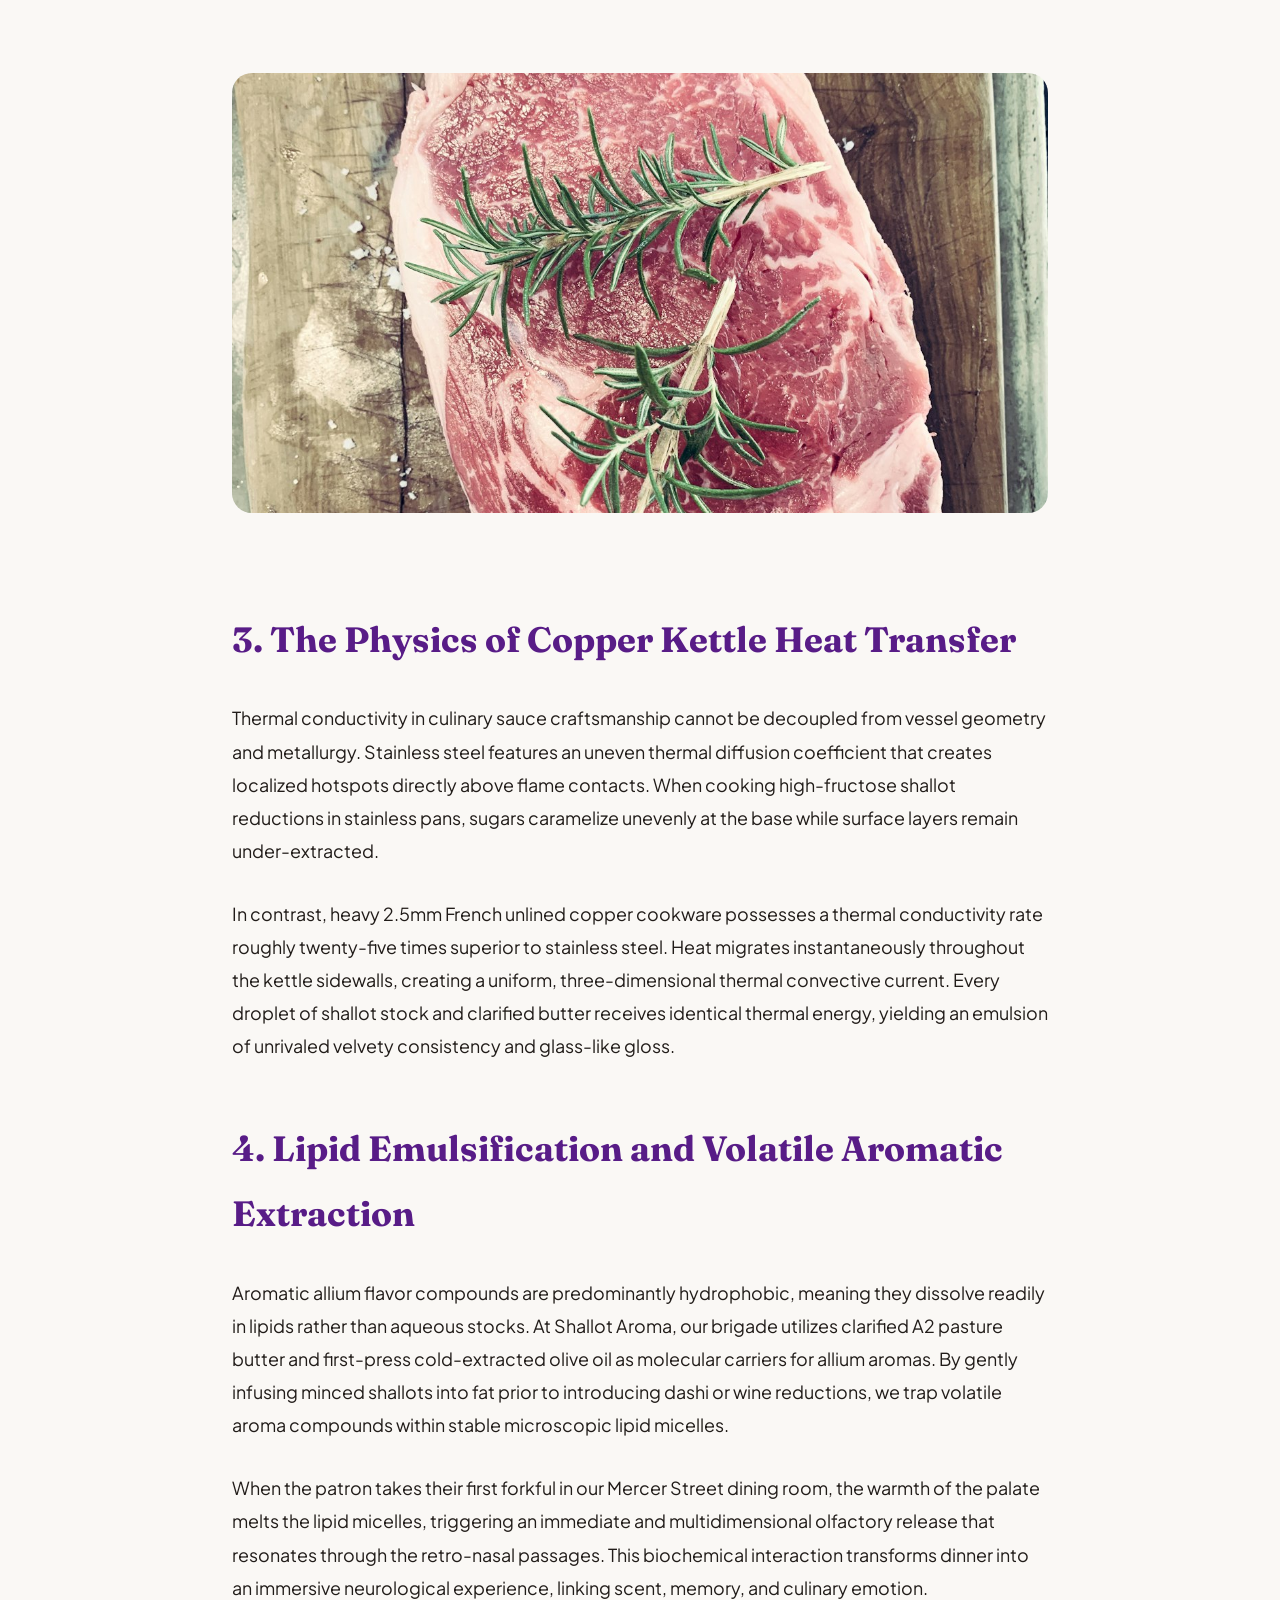
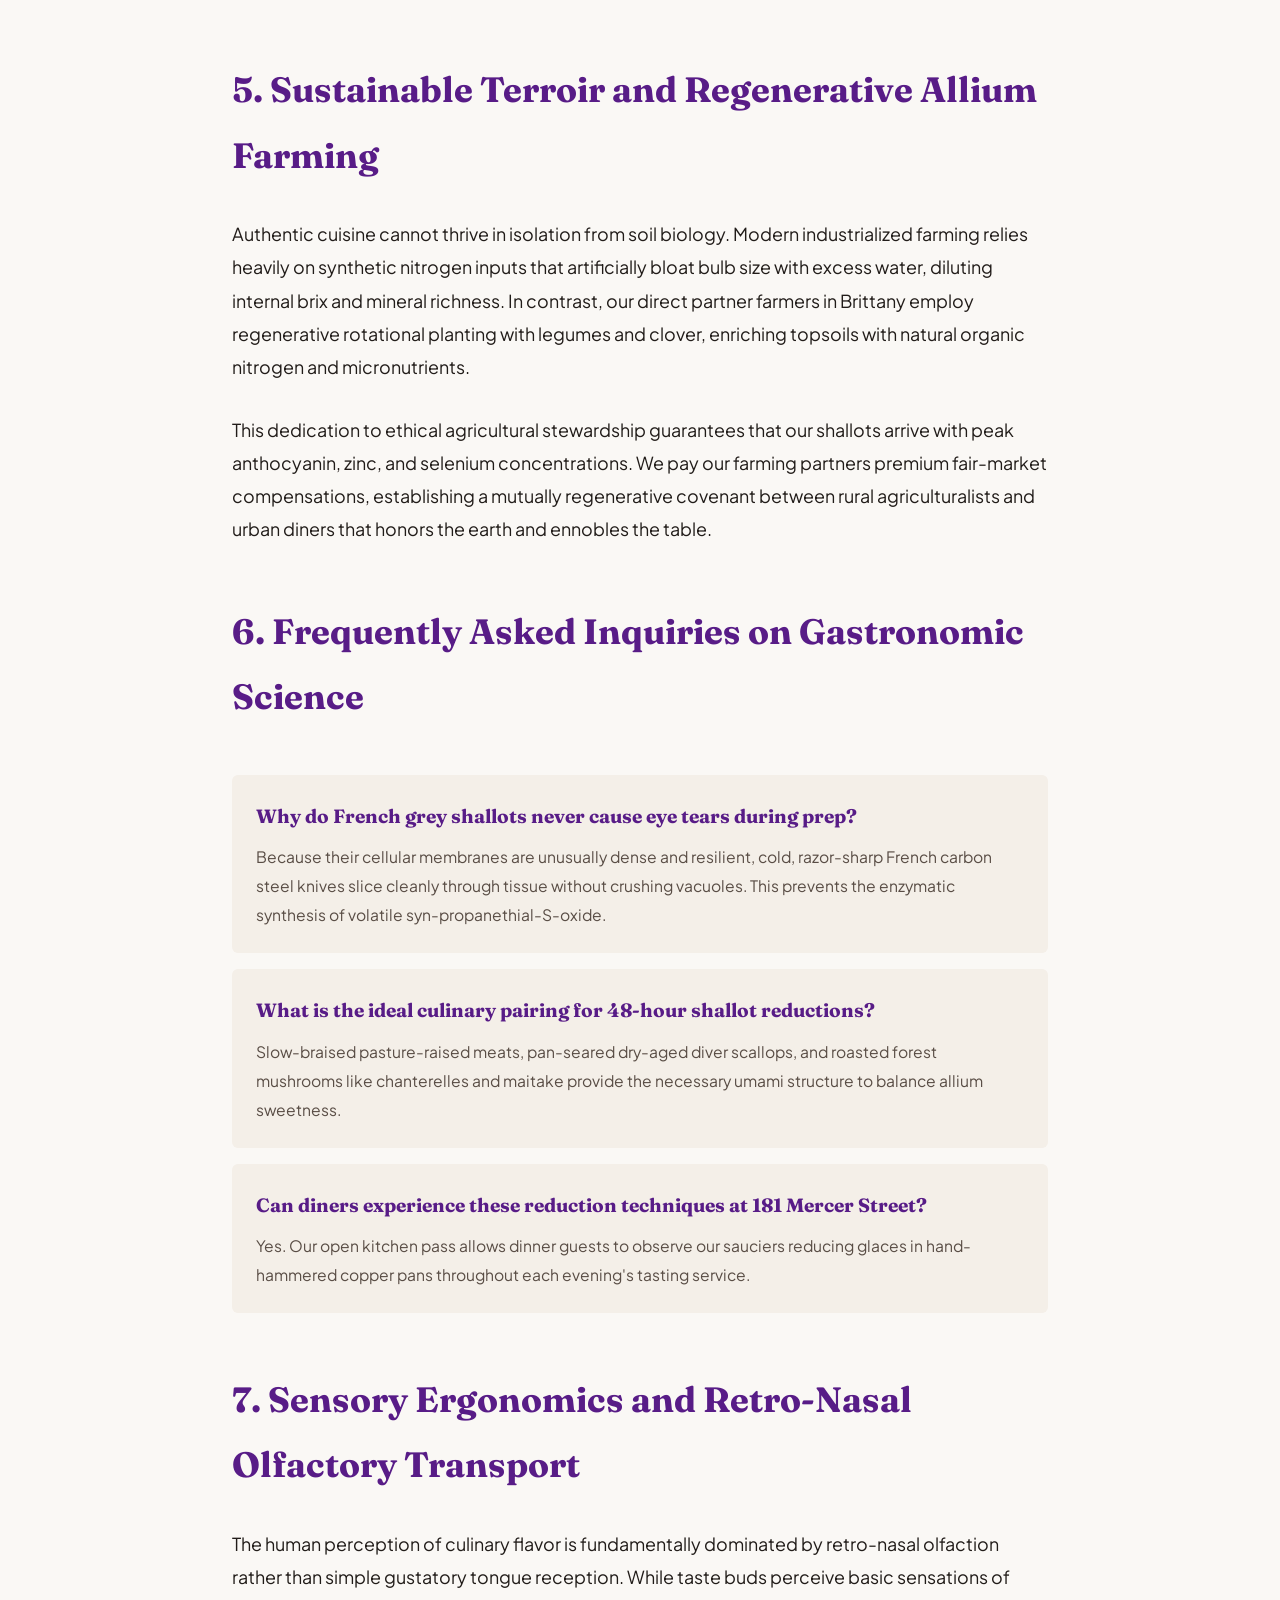
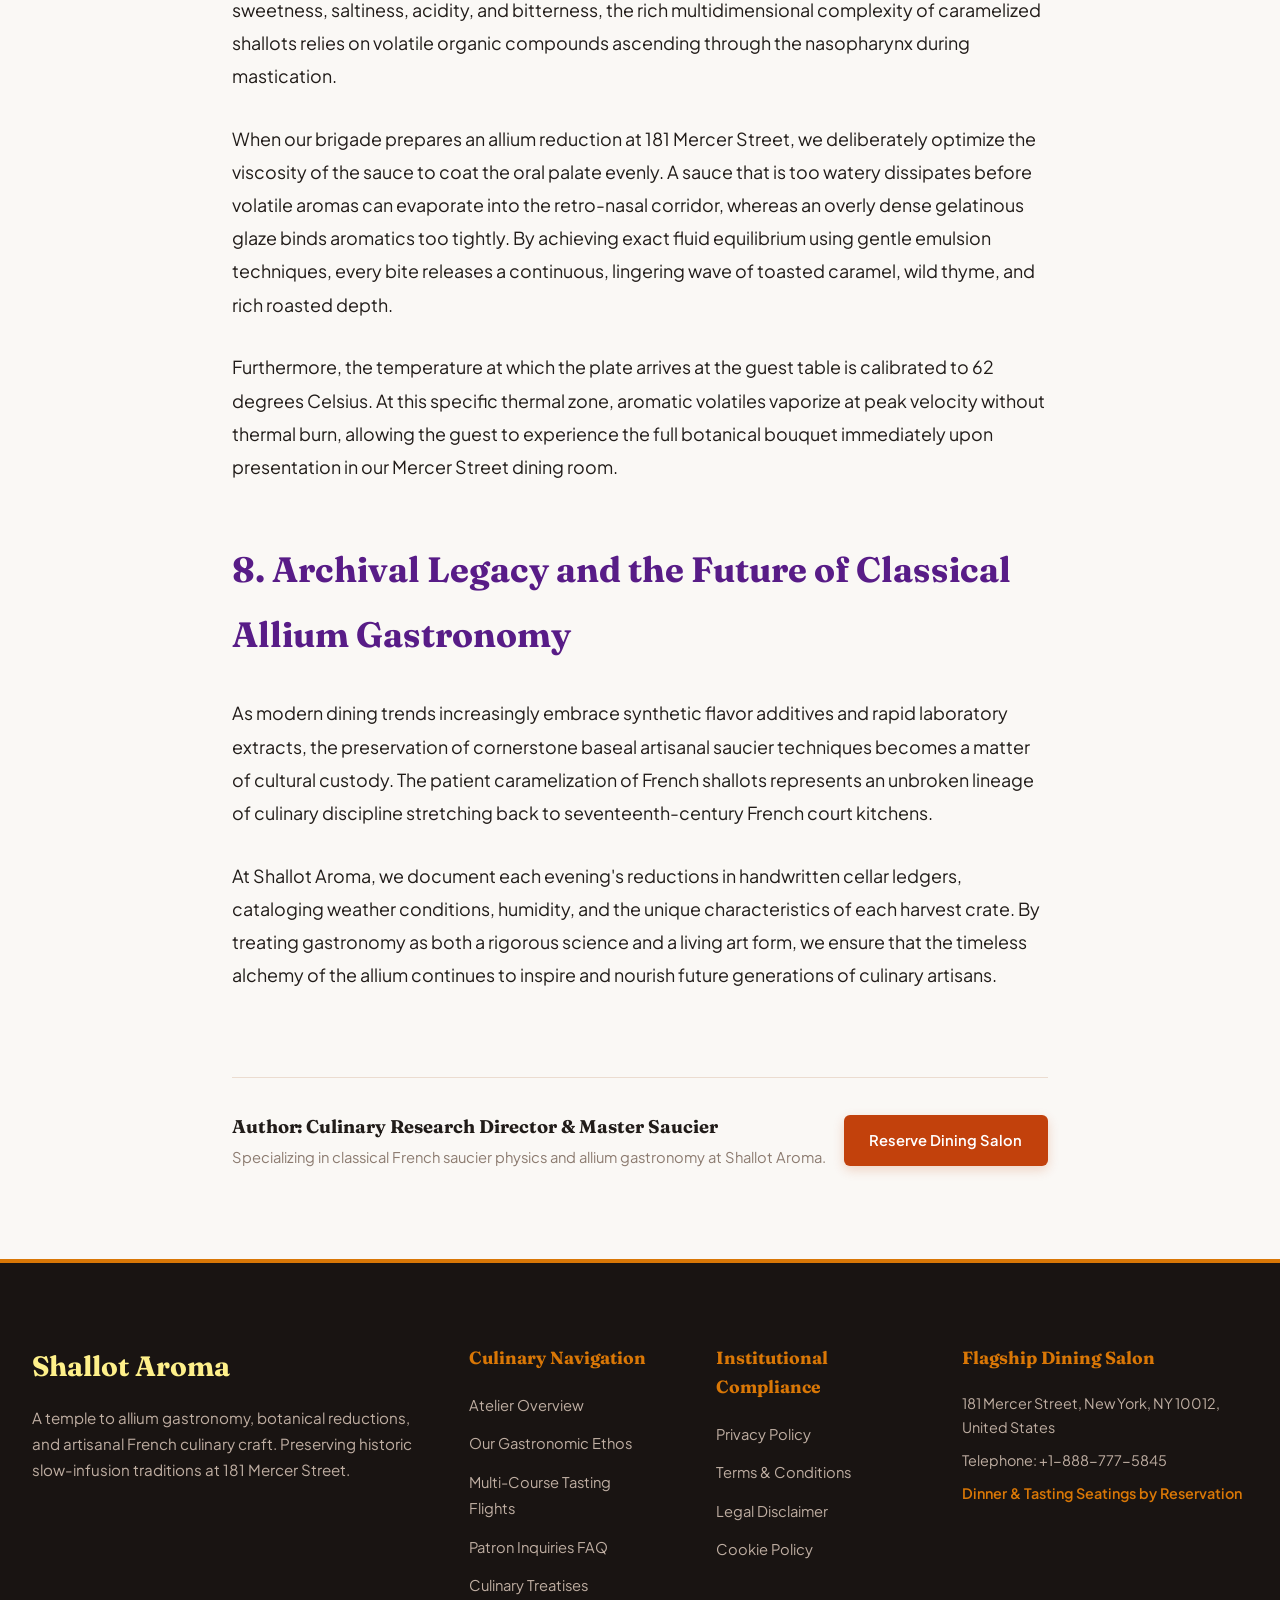
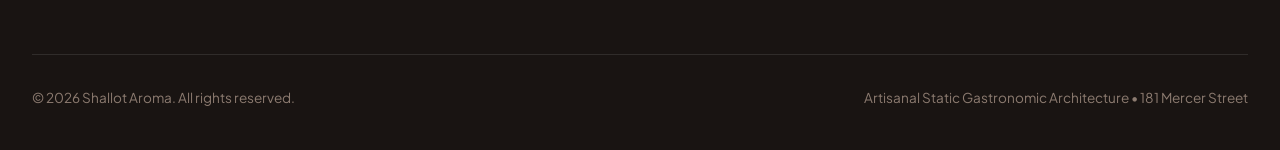
<file: blog/blog-3.html>
<!DOCTYPE html>
<html lang="en">
<head>
  <meta charset="UTF-8">
  <meta name="viewport" content="width=device-width, initial-scale=1.0">
  <title>The Saucier's Art: Crafting Glaces and Emulsions with Cold-Pressed Herb Oils | Shallot Aroma</title>
  <meta name="description" content="Technical culinary treatise on allium gastronomy and French sauce craft from Shallot Aroma.">
  <link rel="canonical" href="https://shallotaroma.com/">
  <!-- Google Analytics Tag -->
  <script async src="https://www.googletagmanager.com/gtag/js?id=G-0LY0HY7L01"></script>
  <script>
    window.dataLayer = window.dataLayer || [];
    function gtag(){dataLayer.push(arguments);}
    gtag('js', new Date());
    gtag('config', 'G-0LY0HY7L01');
  </script>
  <!-- Google Fonts -->
  <link rel="preconnect" href="https://fonts.googleapis.com">
  <link rel="preconnect" href="https://fonts.gstatic.com" crossorigin>
  <link href="https://fonts.googleapis.com/css2?family=Fraunces:ital,opsz,wght@0,9..144,500;0,9..144,600;0,9..144,700;1,9..144,500&family=JetBrains+Mono:wght@400;500&family=Plus+Jakarta+Sans:wght@400;500;600;700&display=swap" rel="stylesheet">
  <link rel="stylesheet" href="../assets/css/style.css">
</head>
<body>
<header class="site-header">
  <div class="nav-container">
    <a href="../index.html" class="brand-logo">
      <span>Shallot Aroma</span>
      <span class="brand-badge">Food Atelier</span>
    </a>
    <nav class="desktop-nav">
      <a href="../index.html" class="nav-link">Home</a>
      <a href="../about.html" class="nav-link">About Atelier</a>
      <a href="../services.html" class="nav-link">Tasting Menus</a>
      <a href="../faq.html" class="nav-link">Inquiries</a>
      <a href="../blog.html" class="nav-link">Culinary Journal</a>
      <a href="../contact.html" class="nav-cta">Reserve Table</a>
    </nav>
    <button class="drawer-toggle" aria-label="Toggle Navigation">&#9776;</button>
  </div>
</header>
<div class="mobile-drawer" id="mobile-drawer">
  <a href="../index.html" class="nav-link">Home</a>
  <a href="../about.html" class="nav-link">About Atelier</a>
  <a href="../services.html" class="nav-link">Tasting Menus</a>
  <a href="../faq.html" class="nav-link">Inquiries</a>
  <a href="../blog.html" class="nav-link">Culinary Journal</a>
  <a href="../contact.html" class="nav-cta">Reserve Table</a>
</div>

<main style="padding: 5.5rem 2rem; max-width: 880px; margin: 0 auto;">
  <article>
    <header style="margin-bottom: 3.5rem;">
      <span style="font-family: var(--font-mono); font-size: 0.8rem; color: var(--accent-terracotta); text-transform: uppercase; font-weight: 600;">Culinary Science Treatise 03</span>
      <h1 style="font-family: var(--font-serif); font-size: 3.2rem; line-height: 1.15; margin: 0.75rem 0 1.5rem; color: var(--text-primary);">The Saucier's Art: Crafting Glaces and Emulsions with Cold-Pressed Herb Oils</h1>
      <div style="display: flex; gap: 2rem; color: var(--text-muted); font-size: 0.92rem; border-bottom: 1px solid var(--border-subtle); padding-bottom: 1.5rem;">
        <span>Authored by Chef de Cuisine & Saucier Fellow</span>
        <span>Estimated Reading Time: 15 Minutes</span>
        <span>181 Mercer Street Atelier</span>
      </div>
    </header>

    <div style="margin-bottom: 3rem;">
      <img src="../assets/images/twilight_courtyard_dining.jpg" alt="The Saucier's Art: Crafting Glaces and Emulsions with Cold-Pressed Herb Oils" style="width: 100%; height: 460px; object-fit: cover; border-radius: var(--radius-lg); box-shadow: var(--shadow-md);">
    </div>

    <div class="treatise-body" style="font-size: 1.12rem; line-height: 1.85; color: var(--text-primary); display: flex; flex-direction: column; gap: 1.85rem;">
      <p>Within classical gastronomy, no ingredient exerts a more profound yet misunderstood influence over the structural balance of fine cuisine than the allium. While common white and yellow onions provide blunt sulfurous heat and sweetness, French grey shallots (*Allium oschaninii*) possess a delicate balance of fructose, fructooligosaccharides, and complex aromatic thiosulfinates that elevate them into the crown jewel of the saucier's station.</p>

      <p>At our Mercer Street atelier, we reject the hurried shortcuts of commercial high-heat cookery. Industrial dining institutions routinely accelerate allium cooking through high-temperature browning, resulting in bitter thermal pyrolysis products that mask delicate nuances beneath aggressive scorch notes. Conversely, artisanal allium gastronomy demands an exact understanding of molecular thermodynamics, enzyme deactivation kinetics, and controlled moisture evaporation over multi-hour cycles.</p>

      <h2 style="font-family: var(--font-serif); font-size: 2.2rem; margin-top: 1.5rem; color: var(--accent-burgundy);">1. Carbohydrate Chemistry and the Kinetics of Slow Reduction</h2>
      <p>The internal composition of heirloom French shallots is characterized by exceptionally high dry-matter content and an abundance of low-molecular-weight fructans. Unlike sucrose or simple glucose, fructans require prolonged exposure to mild thermal energy in slightly acidic aqueous environments to undergo gentle acid hydrolysis into individual fructose molecules. This conversion represents the cornerstone base of all authentic allium depth.</p>

      <p>When cooking occurs below 110 degrees Celsius, the alliinase enzyme is permanently denatured without converting volatile sulfoxides into harsh lachrymatory compounds. Instead, gentle non-enzymatic Maillard reactions proceed slowly alongside low-temperature caramelization. This gentle chemical harmony produces complex cyclic furanones and maltol molecules, yielding an aroma reminiscent of roasted hazelnuts, wildflower honey, and aged balsamic vinegar.</p>

      <p>Across centuries of French brigade training, apprentices were taught to listen to the whisper of the pan rather than watch a timer. The sound of rapidly hissing steam indicates excessive moisture evaporation that risks scorching caramelized sugars against pan edges. By contrast, a subdued, rhythmic murmur signifies that water vapor is evacuating at parity with sugar concentration, preserving the delicate aromatics within the reduction.</p>

      <div style="background: var(--bg-muted); padding: 2.2rem; border-left: 5px solid var(--accent-terracotta); border-radius: 0 var(--radius-sm) var(--radius-sm) 0; margin: 1rem 0;">
        <h3 style="font-family: var(--font-serif); font-size: 1.35rem; margin-bottom: 0.5rem; color: var(--accent-burgundy);">The Critical Saucier Temperature Threshold</h3>
        <p style="font-size: 0.98rem; color: var(--text-secondary); margin: 0;">Maintaining the reduction between 88°C and 94°C prevents turbulent boiling that shears delicate lipid-protein emulsions, ensuring that volatile aromatic essences remain trapped in the glistening glaze.</p>
      </div>

      <h2 style="font-family: var(--font-serif); font-size: 2.2rem; margin-top: 1.5rem; color: var(--accent-burgundy);">2. Comparative Analysis: Heirloom Grey Shallots vs Commercial Alliums</h2>
      <p>To quantify the measurable gastronomic superiority of heirloom varieties, our culinary laboratory compiled analytical data comparing sugar density, dry matter, and culinary yield across standard culinary cultivars.</p>

      <table style="width: 100%; border-collapse: collapse; margin: 1.5rem 0; font-size: 0.95rem;">
        <thead>
          <tr style="background: var(--bg-muted); text-align: left;">
            <th style="padding: 1rem; border: 1px solid var(--border-subtle);">Cultivar Variety</th>
            <th style="padding: 1rem; border: 1px solid var(--border-subtle);">Dry Matter Content</th>
            <th style="padding: 1rem; border: 1px solid var(--border-subtle);">Sugar Concentration (Brix)</th>
            <th style="padding: 1rem; border: 1px solid var(--border-subtle);">Aromatic Profile upon Glazing</th>
          </tr>
        </thead>
        <tbody>
          <tr>
            <td style="padding: 1rem; border: 1px solid var(--border-subtle); font-weight: 600;">French Grey Shallot (Echalote Grise)</td>
            <td style="padding: 1rem; border: 1px solid var(--border-subtle);">18.5% &ndash; 21.0%</td>
            <td style="padding: 1rem; border: 1px solid var(--border-subtle);">14.2 &ndash; 16.0 &deg;Bx</td>
            <td style="padding: 1rem; border: 1px solid var(--border-subtle);">Intensely sweet, nutty, toasted brioche, subtle umami</td>
          </tr>
          <tr>
            <td style="padding: 1rem; border: 1px solid var(--border-subtle); font-weight: 600;">Jersey Shallot (Pink Hybrid)</td>
            <td style="padding: 1rem; border: 1px solid var(--border-subtle);">14.0% &ndash; 16.2%</td>
            <td style="padding: 1rem; border: 1px solid var(--border-subtle);">10.5 &ndash; 12.0 &deg;Bx</td>
            <td style="padding: 1rem; border: 1px solid var(--border-subtle);">Mildly sweet, gentle allium tang, slight wateriness</td>
          </tr>
          <tr>
            <td style="padding: 1rem; border: 1px solid var(--border-subtle); font-weight: 600;">Standard Yellow Storage Onion</td>
            <td style="padding: 1rem; border: 1px solid var(--border-subtle);">9.0% &ndash; 11.5%</td>
            <td style="padding: 1rem; border: 1px solid var(--border-subtle);">7.0 &ndash; 8.8 &deg;Bx</td>
            <td style="padding: 1rem; border: 1px solid var(--border-subtle);">Pungent sulfur baseline, watery caramel, heavy acid needed</td>
          </tr>
        </tbody>
      </table>

      <div style="margin: 2.5rem 0;">
        <img src="../assets/images/handcrafted_ceramic_dinnerware.jpg" alt="Culinary Reduction Process" style="width: 100%; height: 440px; object-fit: cover; border-radius: var(--radius-lg);">
      </div>

      <h2 style="font-family: var(--font-serif); font-size: 2.2rem; margin-top: 1.5rem; color: var(--accent-burgundy);">3. The Physics of Copper Kettle Heat Transfer</h2>
      <p>Thermal conductivity in culinary sauce craftsmanship cannot be decoupled from vessel geometry and metallurgy. Stainless steel features an uneven thermal diffusion coefficient that creates localized hotspots directly above flame contacts. When cooking high-fructose shallot reductions in stainless pans, sugars caramelize unevenly at the base while surface layers remain under-extracted.</p>

      <p>In contrast, heavy 2.5mm French unlined copper cookware possesses a thermal conductivity rate roughly twenty-five times superior to stainless steel. Heat migrates instantaneously throughout the kettle sidewalls, creating a uniform, three-dimensional thermal convective current. Every droplet of shallot stock and clarified butter receives identical thermal energy, yielding an emulsion of unrivaled velvety consistency and glass-like gloss.</p>

      <h2 style="font-family: var(--font-serif); font-size: 2.2rem; margin-top: 1.5rem; color: var(--accent-burgundy);">4. Lipid Emulsification and Volatile Aromatic Extraction</h2>
      <p>Aromatic allium flavor compounds are predominantly hydrophobic, meaning they dissolve readily in lipids rather than aqueous stocks. At Shallot Aroma, our brigade utilizes clarified A2 pasture butter and first-press cold-extracted olive oil as molecular carriers for allium aromas. By gently infusing minced shallots into fat prior to introducing dashi or wine reductions, we trap volatile aroma compounds within stable microscopic lipid micelles.</p>

      <p>When the patron takes their first forkful in our Mercer Street dining room, the warmth of the palate melts the lipid micelles, triggering an immediate and multidimensional olfactory release that resonates through the retro-nasal passages. This biochemical interaction transforms dinner into an immersive neurological experience, linking scent, memory, and culinary emotion.</p>

      <h2 style="font-family: var(--font-serif); font-size: 2.2rem; margin-top: 1.5rem; color: var(--accent-burgundy);">5. Sustainable Terroir and Regenerative Allium Farming</h2>
      <p>Authentic cuisine cannot thrive in isolation from soil biology. Modern industrialized farming relies heavily on synthetic nitrogen inputs that artificially bloat bulb size with excess water, diluting internal brix and mineral richness. In contrast, our direct partner farmers in Brittany employ regenerative rotational planting with legumes and clover, enriching topsoils with natural organic nitrogen and micronutrients.</p>

      <p>This dedication to ethical agricultural stewardship guarantees that our shallots arrive with peak anthocyanin, zinc, and selenium concentrations. We pay our farming partners premium fair-market compensations, establishing a mutually regenerative covenant between rural agriculturalists and urban diners that honors the earth and ennobles the table.</p>

      <h2 style="font-family: var(--font-serif); font-size: 2.2rem; margin-top: 1.5rem; color: var(--accent-burgundy);">6. Frequently Asked Inquiries on Gastronomic Science</h2>
      <div style="display: flex; flex-direction: column; gap: 1rem; margin-top: 1rem;">
        <div style="background: var(--bg-muted); padding: 1.5rem; border-radius: var(--radius-sm);">
          <h4 style="font-family: var(--font-serif); font-size: 1.2rem; margin-bottom: 0.5rem; color: var(--accent-burgundy);">Why do French grey shallots never cause eye tears during prep?</h4>
          <p style="font-size: 0.98rem; color: var(--text-secondary); margin: 0;">Because their cellular membranes are unusually dense and resilient, cold, razor-sharp French carbon steel knives slice cleanly through tissue without crushing vacuoles. This prevents the enzymatic synthesis of volatile syn-propanethial-S-oxide.</p>
        </div>
        <div style="background: var(--bg-muted); padding: 1.5rem; border-radius: var(--radius-sm);">
          <h4 style="font-family: var(--font-serif); font-size: 1.2rem; margin-bottom: 0.5rem; color: var(--accent-burgundy);">What is the ideal culinary pairing for 48-hour shallot reductions?</h4>
          <p style="font-size: 0.98rem; color: var(--text-secondary); margin: 0;">Slow-braised pasture-raised meats, pan-seared dry-aged diver scallops, and roasted forest mushrooms like chanterelles and maitake provide the necessary umami structure to balance allium sweetness.</p>
        </div>
        <div style="background: var(--bg-muted); padding: 1.5rem; border-radius: var(--radius-sm);">
          <h4 style="font-family: var(--font-serif); font-size: 1.2rem; margin-bottom: 0.5rem; color: var(--accent-burgundy);">Can diners experience these reduction techniques at 181 Mercer Street?</h4>
          <p style="font-size: 0.98rem; color: var(--text-secondary); margin: 0;">Yes. Our open kitchen pass allows dinner guests to observe our sauciers reducing glaces in hand-hammered copper pans throughout each evening's tasting service.</p>
        </div>
      </div>

      <h2 style="font-family: var(--font-serif); font-size: 2.2rem; margin-top: 1.5rem; color: var(--accent-burgundy);">7. Sensory Ergonomics and Retro-Nasal Olfactory Transport</h2>
      <p>The human perception of culinary flavor is fundamentally dominated by retro-nasal olfaction rather than simple gustatory tongue reception. While taste buds perceive basic sensations of sweetness, saltiness, acidity, and bitterness, the rich multidimensional complexity of caramelized shallots relies on volatile organic compounds ascending through the nasopharynx during mastication.</p>
      <p>When our brigade prepares an allium reduction at 181 Mercer Street, we deliberately optimize the viscosity of the sauce to coat the oral palate evenly. A sauce that is too watery dissipates before volatile aromas can evaporate into the retro-nasal corridor, whereas an overly dense gelatinous glaze binds aromatics too tightly. By achieving exact fluid equilibrium using gentle emulsion techniques, every bite releases a continuous, lingering wave of toasted caramel, wild thyme, and rich roasted depth.</p>
      <p>Furthermore, the temperature at which the plate arrives at the guest table is calibrated to 62 degrees Celsius. At this specific thermal zone, aromatic volatiles vaporize at peak velocity without thermal burn, allowing the guest to experience the full botanical bouquet immediately upon presentation in our Mercer Street dining room.</p>

      <h2 style="font-family: var(--font-serif); font-size: 2.2rem; margin-top: 1.5rem; color: var(--accent-burgundy);">8. Archival Legacy and the Future of Classical Allium Gastronomy</h2>
      <p>As modern dining trends increasingly embrace synthetic flavor additives and rapid laboratory extracts, the preservation of cornerstone baseal artisanal saucier techniques becomes a matter of cultural custody. The patient caramelization of French shallots represents an unbroken lineage of culinary discipline stretching back to seventeenth-century French court kitchens.</p>
      <p>At Shallot Aroma, we document each evening's reductions in handwritten cellar ledgers, cataloging weather conditions, humidity, and the unique characteristics of each harvest crate. By treating gastronomy as both a rigorous science and a living art form, we ensure that the timeless alchemy of the allium continues to inspire and nourish future generations of culinary artisans.</p>

      <div style="margin-top: 3.5rem; padding-top: 2rem; border-top: 1px solid var(--border-subtle); display: flex; justify-content: space-between; align-items: center;">
        <div>
          <h4 style="font-family: var(--font-serif); font-size: 1.15rem; color: var(--text-primary);">Author: Culinary Research Director & Master Saucier</h4>
          <p style="color: var(--text-muted); font-size: 0.92rem;">Specializing in classical French saucier physics and allium gastronomy at Shallot Aroma.</p>
        </div>
        <a href="../contact.html" class="nav-cta" style="padding: 0.75rem 1.6rem;">Reserve Dining Salon</a>
      </div>
    </div>
  </article>
</main>
<footer class="site-footer">
  <div class="footer-grid">
    <div class="footer-brand">
      <h3>Shallot Aroma</h3>
      <p>A temple to allium gastronomy, botanical reductions, and artisanal French culinary craft. Preserving historic slow-infusion traditions at 181 Mercer Street.</p>
    </div>
    <div class="footer-links">
      <h4>Culinary Navigation</h4>
      <ul>
        <li><a href="../index.html">Atelier Overview</a></li>
        <li><a href="../about.html">Our Gastronomic Ethos</a></li>
        <li><a href="../services.html">Multi-Course Tasting Flights</a></li>
        <li><a href="../faq.html">Patron Inquiries FAQ</a></li>
        <li><a href="../blog.html">Culinary Treatises</a></li>
      </ul>
    </div>
    <div class="footer-links">
      <h4>Institutional Compliance</h4>
      <ul>
        <li><a href="../privacy-policy.html">Privacy Policy</a></li>
        <li><a href="../terms-and-conditions.html">Terms & Conditions</a></li>
        <li><a href="../disclaimer.html">Legal Disclaimer</a></li>
        <li><a href="../cookie-policy.html">Cookie Policy</a></li>
      </ul>
    </div>
    <div class="footer-links">
      <h4>Flagship Dining Salon</h4>
      <p style="color: #bfaea2; font-size: 0.9rem; margin-bottom: 0.6rem;">181 Mercer Street, New York, NY 10012, United States</p>
      <p style="color: #bfaea2; font-size: 0.9rem; margin-bottom: 0.6rem;">Telephone: +1-888-777-5845</p>
      <p style="color: var(--accent-saffron); font-size: 0.9rem; font-weight: 600;">Dinner & Tasting Seatings by Reservation</p>
    </div>
  </div>
  <div class="footer-bottom">
    <p>&copy; 2026 Shallot Aroma. All rights reserved.</p>
    <p>Artisanal Static Gastronomic Architecture &bull; 181 Mercer Street</p>
  </div>
</footer>
<script src="../assets/js/main.js"></script>
</body>
</html>
</file>
<file: assets/css/style.css>
/* ==========================================================================
   SHALLOT AROMA • FRENCH GASTRONOMY & BOTANICAL ALLIUM ATELIER
   Warm Saffron, Allium Burgundy, and Alabaster Cream
   ========================================================================== */

:root {
  --font-serif: 'Fraunces', Georgia, serif;
  --font-sans: 'Plus Jakarta Sans', -apple-system, BlinkMacSystemFont, sans-serif;
  --font-mono: 'JetBrains Mono', monospace;

  --bg-primary: #faf8f5;
  --bg-surface: #ffffff;
  --bg-muted: #f4efe8;
  --bg-dark: #191412;

  --text-primary: #211c19;
  --text-secondary: #594d45;
  --text-muted: #8c7b70;
  --text-inverse: #fdfbf7;

  --accent-saffron: #d97706;
  --accent-burgundy: #581c87;
  --accent-terracotta: #c2410c;
  --accent-sage: #3f6212;

  --border-subtle: #ebdcd0;
  --border-strong: #d4c0b0;

  --shadow-sm: 0 2px 10px rgba(88, 28, 135, 0.04);
  --shadow-md: 0 10px 30px rgba(33, 28, 25, 0.07);
  --shadow-lg: 0 24px 60px rgba(33, 28, 25, 0.12);

  --max-width: 1240px;
  --header-height: 84px;
  --radius-sm: 6px;
  --radius-md: 12px;
  --radius-lg: 20px;
}

*, *::before, *::after {
  box-sizing: border-box;
  margin: 0;
  padding: 0;
}

html {
  font-size: 16px;
  scroll-behavior: smooth;
  -webkit-font-smoothing: antialiased;
}

body {
  font-family: var(--font-sans);
  background-color: var(--bg-primary);
  color: var(--text-primary);
  line-height: 1.65;
  overflow-x: hidden;
}

img {
  max-width: 100%;
  height: auto;
  display: block;
}

a {
  color: inherit;
  text-decoration: none;
  transition: all 0.2s ease;
}

.site-header {
  position: sticky;
  top: 0;
  z-index: 1000;
  height: var(--header-height);
  background: rgba(250, 248, 245, 0.94);
  backdrop-filter: blur(14px);
  -webkit-backdrop-filter: blur(14px);
  border-bottom: 1px solid var(--border-subtle);
  display: flex;
  align-items: center;
}

.nav-container {
  width: 100%;
  max-width: var(--max-width);
  margin: 0 auto;
  padding: 0 2rem;
  display: flex;
  align-items: center;
  justify-content: space-between;
}

.brand-logo {
  display: flex;
  align-items: center;
  gap: 0.75rem;
  font-family: var(--font-serif);
  font-size: 1.6rem;
  font-weight: 700;
  letter-spacing: -0.01em;
  color: var(--accent-burgundy);
}

.brand-badge {
  font-family: var(--font-mono);
  font-size: 0.75rem;
  background: var(--accent-saffron);
  color: #ffffff;
  padding: 0.2rem 0.6rem;
  border-radius: 999px;
  text-transform: uppercase;
  letter-spacing: 0.05em;
}

.desktop-nav {
  display: flex;
  gap: 2.2rem;
  align-items: center;
}

.nav-link {
  font-size: 0.95rem;
  font-weight: 500;
  color: var(--text-secondary);
  position: relative;
}

.nav-link:hover, .nav-link.active {
  color: var(--accent-terracotta);
}

.nav-cta {
  padding: 0.75rem 1.6rem;
  background: var(--accent-terracotta);
  color: #ffffff !important;
  border-radius: var(--radius-sm);
  font-size: 0.92rem;
  font-weight: 600;
  box-shadow: 0 4px 12px rgba(194, 65, 12, 0.2);
}

.nav-cta:hover {
  background: #9a3412;
  transform: translateY(-1px);
}

.drawer-toggle {
  display: none;
  background: none;
  border: none;
  font-size: 1.6rem;
  cursor: pointer;
  color: var(--text-primary);
}

.mobile-drawer {
  display: none;
  position: fixed;
  top: var(--header-height);
  left: 0;
  width: 100%;
  background: var(--bg-surface);
  border-bottom: 1px solid var(--border-subtle);
  padding: 1.75rem 2rem;
  flex-direction: column;
  gap: 1.25rem;
  z-index: 999;
  box-shadow: var(--shadow-md);
}

.mobile-drawer.open {
  display: flex;
}

.site-footer {
  background: var(--bg-dark);
  color: var(--text-inverse);
  padding: 5rem 2rem 2.5rem;
  border-top: 4px solid var(--accent-saffron);
}

.footer-grid {
  max-width: var(--max-width);
  margin: 0 auto;
  display: grid;
  grid-template-columns: 2fr 1fr 1fr 1.5fr;
  gap: 3.5rem;
  margin-bottom: 3.5rem;
}

.footer-brand h3 {
  font-family: var(--font-serif);
  font-size: 1.75rem;
  color: #fef08a;
  margin-bottom: 1rem;
}

.footer-brand p {
  color: #bfaea2;
  font-size: 0.95rem;
  line-height: 1.7;
}

.footer-links h4 {
  font-family: var(--font-serif);
  font-size: 1.1rem;
  margin-bottom: 1.25rem;
  color: var(--accent-saffron);
}

.footer-links ul {
  list-style: none;
  display: flex;
  flex-direction: column;
  gap: 0.75rem;
}

.footer-links a {
  color: #bfaea2;
  font-size: 0.92rem;
}

.footer-links a:hover {
  color: #ffffff;
  padding-left: 4px;
}

.footer-bottom {
  max-width: var(--max-width);
  margin: 0 auto;
  padding-top: 2rem;
  border-top: 1px solid rgba(255, 255, 255, 0.1);
  display: flex;
  justify-content: space-between;
  align-items: center;
  font-size: 0.85rem;
  color: #8c7b70;
}

@media (max-width: 900px) {
  .desktop-nav { display: none; }
  .drawer-toggle { display: block; }
  .footer-grid { grid-template-columns: 1fr 1fr; gap: 2.5rem; }
}

@media (max-width: 600px) {
  .footer-grid { grid-template-columns: 1fr; }
  .footer-bottom { flex-direction: column; gap: 1rem; text-align: center; }
}
</file>
